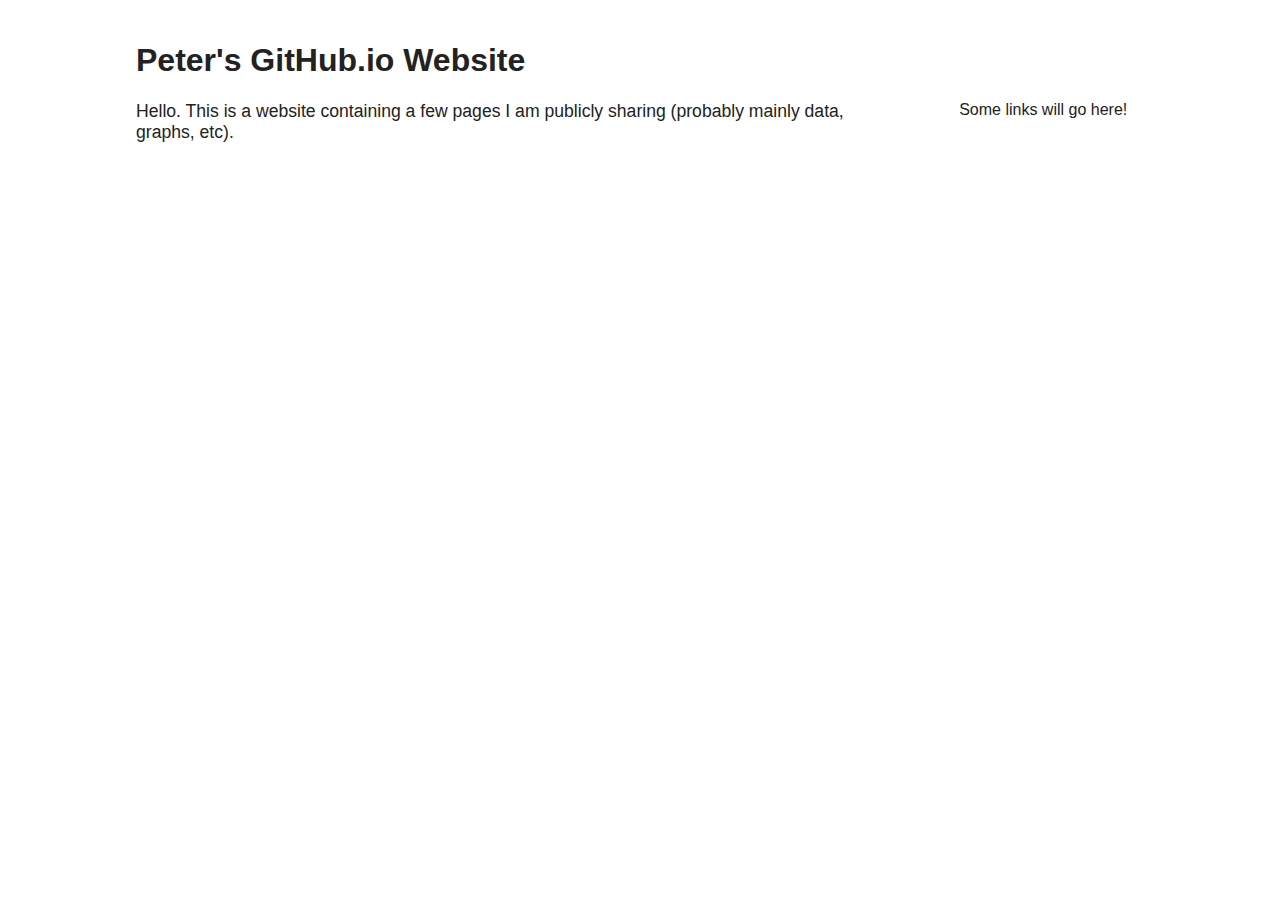
<file: index.html>
<!DOCTYPE html>
<html>

    <head>
        <title>Peter's Website</title>
        <link rel="stylesheet" href="styles.css">
        <meta charset="utf-8">
    </head>
    
    <body>
		
		<h1>Peter's GitHub.io Website</h1>		
	
		<div class="sidebar">
			Some links will go here!
		</div>
		
		<div class="main">
			
			<p>Hello. This is a website containing a few pages I am publicly sharing (probably mainly data, graphs, etc).</p>
		
		</div>
		

    </body>
    
</html>
</file>
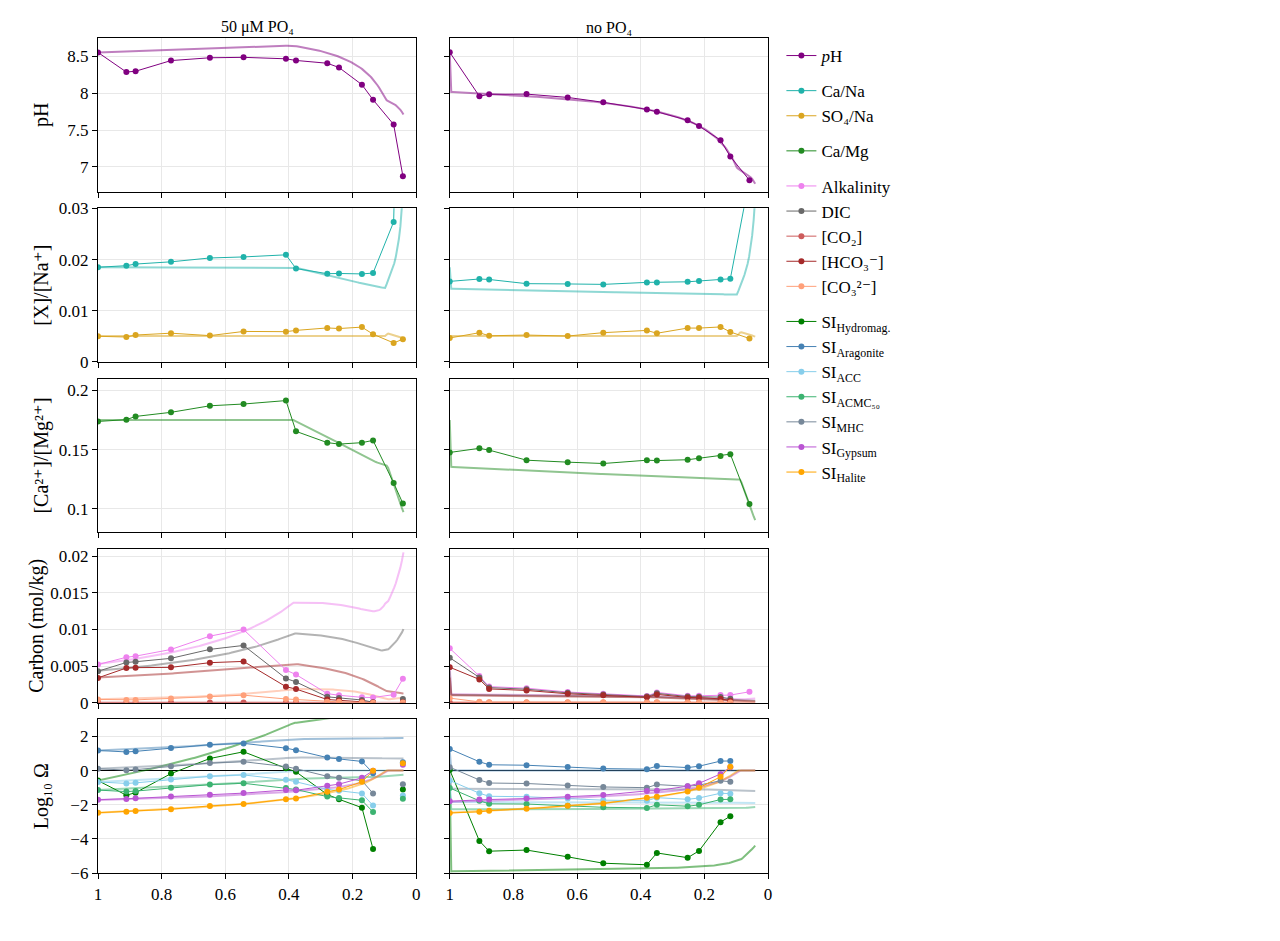
<file: AGU23/Evap4-interactive.html>
<html>
<head><meta charset="utf-8" /></head>
<body>
    <div>                        <script type="text/javascript">window.PlotlyConfig = {MathJaxConfig: 'local'};</script>
        <script charset="utf-8" src="https://cdn.plot.ly/plotly-2.27.0.min.js"></script>                <div id="d1ba8888-4f3b-4d86-a7b8-2b34828cd6e6" class="plotly-graph-div" style="height:925px; width:900px;"></div>            <script type="text/javascript">                                    window.PLOTLYENV=window.PLOTLYENV || {};                                    if (document.getElementById("d1ba8888-4f3b-4d86-a7b8-2b34828cd6e6")) {                    Plotly.newPlot(                        "d1ba8888-4f3b-4d86-a7b8-2b34828cd6e6",                        [{"marker":{"color":"Purple"},"name":"\u003ci\u003ep\u003c\u002fi\u003eH","opacity":0.5,"showlegend":false,"x":[1.0,0.9952011231126139,0.9904022465887236,0.9856033704317861,0.9808044946461222,0.9760056192340837,0.9712067441998017,0.9664078695469532,0.9616089952792664,0.9568101214005198,0.9520112479145431,0.9472123748252197,0.9424135021364851,0.9376146298523302,0.9328157579768008,0.9280168865140003,0.9232180154680875,0.9184191448432816,0.9136202746438606,0.9088214048741632,0.9040225355385905,0.8992236666416064,0.8944247981877379,0.889625930181579,0.8848270626277895,0.8800281955310973,0.8752293288962995,0.8704304627282632,0.865631597031928,0.8608327318123066,0.8560338670744868,0.8512350028236314,0.8464361390649822,0.8416372758038587,0.8368384130456624,0.8320395507958772,0.8272406890600695,0.8224418278438926,0.8176429671530437,0.8128441069934832,0.8080452473710005,0.8032463882916528,0.7984475297615484,0.7936486717868919,0.7888498143739875,0.7840509575292385,0.7792521012591529,0.7744532455703425,0.7696543904695279,0.7648555359635367,0.7600566820593107,0.755257828763905,0.750458976084492,0.745660124028362,0.7408612726029289,0.73606242181573,0.7312635716744303,0.7264647221868249,0.7216658733608418,0.7168670252045442,0.7120681777261362,0.7072693309339301,0.7024704848364786,0.6976716394422995,0.6928727947603629,0.6880739507995269,0.6832751075688974,0.6784762650778435,0.6736774233356012,0.6688785823518746,0.6640797421364434,0.6592809026992672,0.6544820640504874,0.6496832262004322,0.6448843891596239,0.6400855529387787,0.6352867175488157,0.6304878830008588,0.6256890493062444,0.620890216476524,0.6160913845234727,0.6112925534589505,0.6064937232954687,0.6016948940453627,0.59689606572135,0.5920972383364008,0.5872984119037393,0.582499586436857,0.5777007619495141,0.5729019384557495,0.5681031159698873,0.5633042945065433,0.5585054740806343,0.5537066547073849,0.5489078364023358,0.5441090191813528,0.5393102030606342,0.5345113880567203,0.529712574186505,0.5249137614672409,0.5201149499165518,0.5153161395524438,0.5105173303933123,0.5057185224579563,0.5009197157655868,0.4961209103358407,0.4913221061887895,0.4865233033449549,0.48172450182531823,0.4769257016513356,0.4721269028449498,0.46732810542860465,0.46252930942525916,0.45773051485840166,0.45293172175206453,0.44813293013084077,0.44333414001989796,0.4385353514449967,0.433736564433321,0.4289377790102869,0.42413899520429926,0.41934021304365726,0.4145414325573404,0.4097426537750261,0.4049438767271113,0.4001451014447294,0.39534632795977265,0.39054755630491017,0.385748773783974,0.3809498806378507,0.37615098663006347,0.3713520917394018,0.36655319594399793,0.36175429922131064,0.3569554015481097,0.3521565029004606,0.34735760325371345,0.3425587025824885,0.33775980086066676,0.33296089806138324,0.3281619941570214,0.3233630891192112,0.31856418291883076,0.31376527552601524,0.308966366910168,0.3041674570399795,0.29936854588345385,0.2945696334079469,0.2897707195802095,0.28497180436644853,0.2801728877323981,0.27537396964341004,0.2705750500645629,0.26577612896079206,0.26097720629704774,0.2561782820384806,0.2513793561506641,0.24658042859985352,0.2417814993532946,0.23698256837957987,0.2321836356490692,0.22738470113437753,0.2225857648109426,0.21778682665768143,0.21298788665775253,0.20818894479943473,0.2033900010771386,0.1985910554925707,0.19379210805606867,0.18899315878812847,0.1841942077211373,0.17939525490136715,0.17459630039129276,0.16979734427185145,0.16499838664555402,0.16019942763976683,0.1554004674092214,0.15060150614278328,0.14580254406244994,0.14100358143211977,0.13620461855990207,0.13140565580241398,0.1266066935679687,0.12180773231810485,0.1170087725659942,0.11220981486938841,0.1074108598123357,0.10261190797095299,0.09781295984391582,0.09301391886046245,0.08821211258516488,0.08340622039266023,0.07860041810040418,0.07379471712039382,0.06898913085328731,0.0641836748803725,0.05937836739555545,0.054573229670744954,0.04976828657255217,0.044963567123833634,0.04015910508353179],"y":[8.55,8.550822611787178,8.551646005319029,8.552470166893823,8.553295128219794,8.554120805416785,8.55494721180405,8.555774332111092,8.55660215055914,8.557430650845289,8.558259816128082,8.559089629008845,8.559920071516016,8.56075112508716,8.561582770550753,8.562414988107308,8.563247757309846,8.564081057043722,8.56491486550568,8.565749160182271,8.566583917827396,8.567419114439174,8.568254725235848,8.569090724630998,8.569927086207711,8.57076378269187,8.571600785924558,8.572438066833294,8.573275595402365,8.574113340641974,8.574951270556287,8.57578935211028,8.576627551195342,8.57746583259359,8.57830415994082,8.579142495688128,8.5799808010619,8.580819036022485,8.581657158733524,8.582495127954875,8.583332898121062,8.584170424168027,8.585007659045448,8.585844554152063,8.586681059281391,8.587517122565318,8.588352690415382,8.58918770746166,8.590022116489155,8.590855858371636,8.591688872002662,8.592521094223759,8.59335245974961,8.594182901090102,8.595012348469059,8.595840729739475,8.596667970295169,8.597493992978633,8.598318717984778,8.59914206276061,8.599963941900377,8.600784267675639,8.601602947388482,8.602419886135594,8.603234987694062,8.604048149790305,8.604859267423798,8.605668232807535,8.606474931458399,8.607279247655853,8.608081060551475,8.608880244924821,8.609676671003722,8.610470204275734,8.611260705290693,8.612048029453373,8.612832026806135,8.613612541800647,8.614389413058333,8.615162473118621,8.61593154817448,8.61669645661232,8.61745701343119,8.618213022893359,8.618964282878213,8.619710583376387,8.620451706130797,8.621187424258439,8.621917501851664,8.622641693557666,8.623359744134778,8.624071387984104,8.62477634865485,8.625474338321673,8.626165057232155,8.626848193122408,8.627523420598724,8.628190400482856,8.628848779118531,8.62949818763641,8.630138241174665,8.63076853805199,8.631388658889605,8.631998165678676,8.632596600789038,8.633183485914978,8.633758320953381,8.634320582809094,8.634869724121959,8.635405171909587,8.635926326119217,8.636432558080786,8.636923208854677,8.637397587469705,8.637854969027625,8.63829459268101,8.638715659464209,8.639117329966965,8.639498752524544,8.639858939841831,8.640196944226266,8.64051173759529,8.640802236912211,8.641067300582192,8.641305724562985,8.641516238164156,8.641697499504792,8.641848090597794,8.641624832365833,8.638365163641339,8.63502719947702,8.631607936188132,8.628104212049196,8.624512696753136,8.620829880019272,8.61705205926937,8.61317532628217,8.609195552726923,8.60510837446521,8.600909174497874,8.596593064419615,8.592154864227792,8.587589080313792,8.58288988144471,8.578051072519704,8.573066065858695,8.567927849750731,8.562628953954633,8.557161411804772,8.551516718529351,8.545685785336193,8.539658888760794,8.533425614701953,8.526974796489835,8.520294446238251,8.513371678624752,8.506192626116123,8.498742344509875,8.49100470749022,8.48296228869504,8.474596229552866,8.465886090868333,8.456809685802822,8.447342891502865,8.437459436159537,8.427130657721106,8.41632522980836,8.405008849571994,8.393143881252765,8.38068894801731,8.367598462313719,8.35382208699644,8.339304120803323,8.32398274071974,8.307789191832164,8.29064682574443,8.272469793084033,8.2531621308101,8.232615462463102,8.210707643914043,8.187300275256526,8.162235993075637,8.135335167648089,8.106391890988482,8.075169071087608,8.041392500196974,8.004742916891292,7.9648472753276955,7.921266560388988,7.903722080209323,7.892398027878294,7.883180167915619,7.872901872231739,7.861366299202792,7.848323525199237,7.8334504017226605,7.8163204734906255,7.796356934683589,7.772755931844411,7.74435494111778,7.709392278436968],"type":"scatter","xaxis":"x","yaxis":"y"},{"marker":{"color":"LightSeaGreen"},"name":"Ca\u002fNa","opacity":0.5,"showlegend":false,"x":[1.0,0.9952011231126139,0.9904022465887236,0.9856033704317861,0.9808044946461222,0.9760056192340837,0.9712067441998017,0.9664078695469532,0.9616089952792664,0.9568101214005198,0.9520112479145431,0.9472123748252197,0.9424135021364851,0.9376146298523302,0.9328157579768008,0.9280168865140003,0.9232180154680875,0.9184191448432816,0.9136202746438606,0.9088214048741632,0.9040225355385905,0.8992236666416064,0.8944247981877379,0.889625930181579,0.8848270626277895,0.8800281955310973,0.8752293288962995,0.8704304627282632,0.865631597031928,0.8608327318123066,0.8560338670744868,0.8512350028236314,0.8464361390649822,0.8416372758038587,0.8368384130456624,0.8320395507958772,0.8272406890600695,0.8224418278438926,0.8176429671530437,0.8128441069934832,0.8080452473710005,0.8032463882916528,0.7984475297615484,0.7936486717868919,0.7888498143739875,0.7840509575292385,0.7792521012591529,0.7744532455703425,0.7696543904695279,0.7648555359635367,0.7600566820593107,0.755257828763905,0.750458976084492,0.745660124028362,0.7408612726029289,0.73606242181573,0.7312635716744303,0.7264647221868249,0.7216658733608418,0.7168670252045442,0.7120681777261362,0.7072693309339301,0.7024704848364786,0.6976716394422995,0.6928727947603629,0.6880739507995269,0.6832751075688974,0.6784762650778435,0.6736774233356012,0.6688785823518746,0.6640797421364434,0.6592809026992672,0.6544820640504874,0.6496832262004322,0.6448843891596239,0.6400855529387787,0.6352867175488157,0.6304878830008588,0.6256890493062444,0.620890216476524,0.6160913845234727,0.6112925534589505,0.6064937232954687,0.6016948940453627,0.59689606572135,0.5920972383364008,0.5872984119037393,0.582499586436857,0.5777007619495141,0.5729019384557495,0.5681031159698873,0.5633042945065433,0.5585054740806343,0.5537066547073849,0.5489078364023358,0.5441090191813528,0.5393102030606342,0.5345113880567203,0.529712574186505,0.5249137614672409,0.5201149499165518,0.5153161395524438,0.5105173303933123,0.5057185224579563,0.5009197157655868,0.4961209103358407,0.4913221061887895,0.4865233033449549,0.48172450182531823,0.4769257016513356,0.4721269028449498,0.46732810542860465,0.46252930942525916,0.45773051485840166,0.45293172175206453,0.44813293013084077,0.44333414001989796,0.4385353514449967,0.433736564433321,0.4289377790102869,0.42413899520429926,0.41934021304365726,0.4145414325573404,0.4097426537750261,0.4049438767271113,0.4001451014447294,0.39534632795977265,0.39054755630491017,0.385748773783974,0.3809498806378507,0.37615098663006347,0.3713520917394018,0.36655319594399793,0.36175429922131064,0.3569554015481097,0.3521565029004606,0.34735760325371345,0.3425587025824885,0.33775980086066676,0.33296089806138324,0.3281619941570214,0.3233630891192112,0.31856418291883076,0.31376527552601524,0.308966366910168,0.3041674570399795,0.29936854588345385,0.2945696334079469,0.2897707195802095,0.28497180436644853,0.2801728877323981,0.27537396964341004,0.2705750500645629,0.26577612896079206,0.26097720629704774,0.2561782820384806,0.2513793561506641,0.24658042859985352,0.2417814993532946,0.23698256837957987,0.2321836356490692,0.22738470113437753,0.2225857648109426,0.21778682665768143,0.21298788665775253,0.20818894479943473,0.2033900010771386,0.1985910554925707,0.19379210805606867,0.18899315878812847,0.1841942077211373,0.17939525490136715,0.17459630039129276,0.16979734427185145,0.16499838664555402,0.16019942763976683,0.1554004674092214,0.15060150614278328,0.14580254406244994,0.14100358143211977,0.13620461855990207,0.13140565580241398,0.1266066935679687,0.12180773231810485,0.1170087725659942,0.11220981486938841,0.1074108598123357,0.10261190797095299,0.09781295984391582,0.09301391886046245,0.08821211258516488,0.08340622039266023,0.07860041810040418,0.07379471712039382,0.06898913085328731,0.0641836748803725,0.05937836739555545,0.054573229670744954,0.04976828657255217,0.044963567123833634,0.04015910508353179],"y":[0.018495934959417204,0.018495934959477135,0.018495934959534707,0.018495934959589885,0.018495934959797844,0.01849593496001487,0.01849593496028421,0.01849593496060776,0.01849593496098747,0.01849593496142524,0.018495934961923262,0.018495934962483633,0.018495934963108484,0.018495934963800083,0.01849593496456075,0.018495934965392875,0.01849593496629892,0.01849593496728142,0.018495934968343,0.018495934969486302,0.018495934970714105,0.01849593497202932,0.018495934973434828,0.018495934974933712,0.018495934976529026,0.018495934978224014,0.018495934980022014,0.01849593498192643,0.018495934983940754,0.018495934986068652,0.018495934988313794,0.018495934990680057,0.018495934993171433,0.018495934995791958,0.018495934998545856,0.018495935001437477,0.01849593500447126,0.018495935007651825,0.01849593501102061,0.018495935014472355,0.01849593501812226,0.018495935021938758,0.018495935025927255,0.01849593503009317,0.01849593503444221,0.018495935038980296,0.018495935043713347,0.01849593504864763,0.018495935053789474,0.018495935059145565,0.0184959350647226,0.018495935070527627,0.01849593507656784,0.01849593508285067,0.018495935089383766,0.018495935096175007,0.018495935103232518,0.018495935110564677,0.018495935118180113,0.01849593512608769,0.01849593513429657,0.01849593495943832,0.01849593495943932,0.018495934959440397,0.01849593495944149,0.018495934959442625,0.018495934959443797,0.018495934959445015,0.018495934959446292,0.018495934959447593,0.018495934959448946,0.018495934959450348,0.01849593495945182,0.01849593495945332,0.018495934959454875,0.0184959349594565,0.018495934959458178,0.01849593495945991,0.018495934959461693,0.01849593495946355,0.01849593495946546,0.01849593495946746,0.01849593495946951,0.018495934959471633,0.018495934959473825,0.01849593495947609,0.018495934959478436,0.018495934959480854,0.018495934959483366,0.018495934959485958,0.018495934959488605,0.018495934959491384,0.018495934959494233,0.018495934959497168,0.01849593495950021,0.018495934959503357,0.01849593495950662,0.018495934959509956,0.018495934959513405,0.01849593495951698,0.01849593495952066,0.018495934959524455,0.0184959349595284,0.01849593495953244,0.01849593495953661,0.01849593495954091,0.01849593495954535,0.018495934959549924,0.018495934959554657,0.018495934959559514,0.018495934959564538,0.018495934959572177,0.01849593495958922,0.018495934959606677,0.01849593495962478,0.018495934959643592,0.018495934959663115,0.018495934959683335,0.018495934959420413,0.0184959349594209,0.018495934959421367,0.018495934959422016,0.018495934959422644,0.01849593495942335,0.01849593495942411,0.01849593495942795,0.01849593495943289,0.018495934959438756,0.018489209072439505,0.018423709055789463,0.018357982863753987,0.018292028059889675,0.018225842251452067,0.01815942310053921,0.018092768336642487,0.018025875770772873,0.01795874331135105,0.0178913689820763,0.01782375094201259,0.017755887508162125,0.01768777718083174,0.017619418672132903,0.01755081093800586,0.017481953214203903,0.01741284505673186,0.01734348638730153,0.017273877544434928,0.017204019340937675,0.01713391312855509,0.017063560870740412,0.016992965224586126,0.016922129633118992,0.01685105842932353,0.016779756953452213,0.01670823168540165,0.016636490394189428,0.016564542306861534,0.016492398299502397,0.016420071113417947,0.016347575600023548,0.01627492899851266,0.016202151251015345,0.01612926536070434,0.01605629779919273,0.01598327897062326,0.01591024374111193,0.015837232043737645,0.015764289571132666,0.015691468570015864,0.015618828754866974,0.015546438357416245,0.015474375355297615,0.015402728940317042,0.015331600950946626,0.015261108037970697,0.015191384054242465,0.015122581954089899,0.015054879138774492,0.014988478617652685,0.014923615706549511,0.014860563663457416,0.014799641399793315,0.014741223465917379,0.014685753250113003,0.014633760835006508,0.014585887987605723,0.014542922484805647,0.014505851126038296,0.014475936498401608,0.015194899043272142,0.01598525827227852,0.01662398308820036,0.017365957122309966,0.018237585969364412,0.019274916070698752,0.020528381205682643,0.022070647194155597,0.024010134742192175,0.026515612169329707,0.02986392208933317,0.03454040419547068],"type":"scatter","xaxis":"x3","yaxis":"y3"},{"marker":{"color":"GoldenRod"},"name":"SO\u2084\u002fNa","opacity":0.5,"showlegend":false,"x":[1.0,0.9952011231126139,0.9904022465887236,0.9856033704317861,0.9808044946461222,0.9760056192340837,0.9712067441998017,0.9664078695469532,0.9616089952792664,0.9568101214005198,0.9520112479145431,0.9472123748252197,0.9424135021364851,0.9376146298523302,0.9328157579768008,0.9280168865140003,0.9232180154680875,0.9184191448432816,0.9136202746438606,0.9088214048741632,0.9040225355385905,0.8992236666416064,0.8944247981877379,0.889625930181579,0.8848270626277895,0.8800281955310973,0.8752293288962995,0.8704304627282632,0.865631597031928,0.8608327318123066,0.8560338670744868,0.8512350028236314,0.8464361390649822,0.8416372758038587,0.8368384130456624,0.8320395507958772,0.8272406890600695,0.8224418278438926,0.8176429671530437,0.8128441069934832,0.8080452473710005,0.8032463882916528,0.7984475297615484,0.7936486717868919,0.7888498143739875,0.7840509575292385,0.7792521012591529,0.7744532455703425,0.7696543904695279,0.7648555359635367,0.7600566820593107,0.755257828763905,0.750458976084492,0.745660124028362,0.7408612726029289,0.73606242181573,0.7312635716744303,0.7264647221868249,0.7216658733608418,0.7168670252045442,0.7120681777261362,0.7072693309339301,0.7024704848364786,0.6976716394422995,0.6928727947603629,0.6880739507995269,0.6832751075688974,0.6784762650778435,0.6736774233356012,0.6688785823518746,0.6640797421364434,0.6592809026992672,0.6544820640504874,0.6496832262004322,0.6448843891596239,0.6400855529387787,0.6352867175488157,0.6304878830008588,0.6256890493062444,0.620890216476524,0.6160913845234727,0.6112925534589505,0.6064937232954687,0.6016948940453627,0.59689606572135,0.5920972383364008,0.5872984119037393,0.582499586436857,0.5777007619495141,0.5729019384557495,0.5681031159698873,0.5633042945065433,0.5585054740806343,0.5537066547073849,0.5489078364023358,0.5441090191813528,0.5393102030606342,0.5345113880567203,0.529712574186505,0.5249137614672409,0.5201149499165518,0.5153161395524438,0.5105173303933123,0.5057185224579563,0.5009197157655868,0.4961209103358407,0.4913221061887895,0.4865233033449549,0.48172450182531823,0.4769257016513356,0.4721269028449498,0.46732810542860465,0.46252930942525916,0.45773051485840166,0.45293172175206453,0.44813293013084077,0.44333414001989796,0.4385353514449967,0.433736564433321,0.4289377790102869,0.42413899520429926,0.41934021304365726,0.4145414325573404,0.4097426537750261,0.4049438767271113,0.4001451014447294,0.39534632795977265,0.39054755630491017,0.385748773783974,0.3809498806378507,0.37615098663006347,0.3713520917394018,0.36655319594399793,0.36175429922131064,0.3569554015481097,0.3521565029004606,0.34735760325371345,0.3425587025824885,0.33775980086066676,0.33296089806138324,0.3281619941570214,0.3233630891192112,0.31856418291883076,0.31376527552601524,0.308966366910168,0.3041674570399795,0.29936854588345385,0.2945696334079469,0.2897707195802095,0.28497180436644853,0.2801728877323981,0.27537396964341004,0.2705750500645629,0.26577612896079206,0.26097720629704774,0.2561782820384806,0.2513793561506641,0.24658042859985352,0.2417814993532946,0.23698256837957987,0.2321836356490692,0.22738470113437753,0.2225857648109426,0.21778682665768143,0.21298788665775253,0.20818894479943473,0.2033900010771386,0.1985910554925707,0.19379210805606867,0.18899315878812847,0.1841942077211373,0.17939525490136715,0.17459630039129276,0.16979734427185145,0.16499838664555402,0.16019942763976683,0.1554004674092214,0.15060150614278328,0.14580254406244994,0.14100358143211977,0.13620461855990207,0.13140565580241398,0.1266066935679687,0.12180773231810485,0.1170087725659942,0.11220981486938841,0.1074108598123357,0.10261190797095299,0.09781295984391582,0.09301391886046245,0.08821211258516488,0.08340622039266023,0.07860041810040418,0.07379471712039382,0.06898913085328731,0.0641836748803725,0.05937836739555545,0.054573229670744954,0.04976828657255217,0.044963567123833634,0.04015910508353179],"y":[0.0050813008129955315,0.005081300813516456,0.00508130081404498,0.005081300814581213,0.005081300812933349,0.005081300812897226,0.005081300812852647,0.00508130081279954,0.005081300812737786,0.005081300812666724,0.005081300812587328,0.00508130081249899,0.0050813008124016325,0.005081300812295149,0.0050813008121794595,0.005081300812054451,0.00508130081192007,0.0050813008117762,0.005081300811622782,0.00508130081145974,0.005081300811286975,0.005081300811104429,0.005081300810912039,0.0050813008107097254,0.005081300810497436,0.005081300810275097,0.0050813008100426705,0.005081300809800101,0.005081300809547353,0.005081300809284377,0.005081300809011139,0.005081300808727618,0.005081300808433794,0.00508130080812964,0.005081300807815148,0.005081300807490338,0.0050813008071551955,0.005081300806809728,0.005081300806464377,0.005081300806087985,0.0050813008057117755,0.005081300805325387,0.005081300804928889,0.005081300804522359,0.00508130080410588,0.005081300803679548,0.005081300803243465,0.005081300802797755,0.005081300802342552,0.005081300801877993,0.0050813008014042645,0.0050813008009215265,0.005081300800429988,0.005081300799929855,0.005081300799421364,0.0050813007989047605,0.005081300798380318,0.005081300797848329,0.005081300797309103,0.005081300796762974,0.005081300796210321,0.005081300812993528,0.0050813008129934716,0.005081300812993408,0.00508130081299334,0.005081300812993275,0.00508130081299321,0.0050813008129931385,0.005081300812993071,0.005081300812992999,0.005081300812992931,0.005081300812992859,0.005081300812992798,0.005081300812992724,0.005081300812992657,0.0050813008129925955,0.005081300812992524,0.00508130081299246,0.005081300812992394,0.005081300812992324,0.005081300812992265,0.005081300812992202,0.0050813008129921376,0.005081300812992084,0.005081300812992015,0.0050813008129919615,0.005081300812991906,0.005081300812991852,0.0050813008129917975,0.005081300812991756,0.005081300812991703,0.005081300812991663,0.0050813008129916215,0.005081300812991583,0.005081300812991554,0.005081300812991518,0.005081300812991495,0.005081300812991468,0.005081300812991451,0.005081300812991445,0.005081300812991438,0.005081300812991434,0.0050813008129914445,0.00508130081299145,0.005081300812991471,0.005081300812991497,0.00508130081299153,0.005081300812991573,0.00508130081299163,0.005081300812991687,0.005081300812991752,0.0050813008129922165,0.005081300812993875,0.00508130081299554,0.005081300812997215,0.005081300812998913,0.005081300813000616,0.0050813008130023265,0.005081300812995498,0.00508130081299549,0.005081300812995467,0.00508130081299544,0.005081300812995416,0.005081300812995387,0.005081300812995349,0.005081300812995322,0.005081300812995317,0.005081300812995353,0.005081300813008541,0.0050813008130087605,0.005081300813008966,0.005081300813009179,0.005081300813009382,0.005081300813009583,0.0050813008130097745,0.0050813008130099644,0.00508130081301015,0.005081300813010325,0.005081300813010505,0.005081300813010668,0.0050813008130108335,0.005081300813010994,0.005081300813011154,0.0050813008130113,0.00508130081301145,0.005081300813011592,0.005081300813011727,0.005081300813011879,0.005081300813012026,0.005081300813012164,0.005081300813012332,0.005081300813012493,0.005081300813012678,0.005081300813012872,0.005081300813013095,0.005081300813013349,0.005081300813013639,0.005081300813013972,0.005081300813014366,0.00508130081301483,0.005081300813015383,0.005081300813016039,0.005081300813016822,0.005081300813017761,0.005081300813018887,0.005081300813020247,0.005081300813021886,0.0050813008130238665,0.005081300813026272,0.00508130081302919,0.005081300813243814,0.005081300814509525,0.00508130081715883,0.005081300820223196,0.005081300823495645,0.005081300827718521,0.005081300832316825,0.005081300812998497,0.005081300812995862,0.005081300812996112,0.005081300812996529,0.0050813008129972186,0.005081300812999279,0.005081300813003347,0.005081300813011029,0.005081300813025167,0.005081300813050845,0.005081300813097225,0.005081300813266356,0.0053533213203709375,0.005536471307924476,0.005464370288503052,0.005387862567248755,0.005306737377106184,0.00522086582196052,0.005130252056608706,0.005035137199288765,0.004936172741974029,0.004834722770911339,0.004733412772364986,0.004637178288486241],"type":"scatter","xaxis":"x3","yaxis":"y3"},{"marker":{"color":"ForestGreen"},"name":"Ca\u002fMg","opacity":0.5,"showlegend":false,"x":[1.0,0.9952011231126139,0.9904022465887236,0.9856033704317861,0.9808044946461222,0.9760056192340837,0.9712067441998017,0.9664078695469532,0.9616089952792664,0.9568101214005198,0.9520112479145431,0.9472123748252197,0.9424135021364851,0.9376146298523302,0.9328157579768008,0.9280168865140003,0.9232180154680875,0.9184191448432816,0.9136202746438606,0.9088214048741632,0.9040225355385905,0.8992236666416064,0.8944247981877379,0.889625930181579,0.8848270626277895,0.8800281955310973,0.8752293288962995,0.8704304627282632,0.865631597031928,0.8608327318123066,0.8560338670744868,0.8512350028236314,0.8464361390649822,0.8416372758038587,0.8368384130456624,0.8320395507958772,0.8272406890600695,0.8224418278438926,0.8176429671530437,0.8128441069934832,0.8080452473710005,0.8032463882916528,0.7984475297615484,0.7936486717868919,0.7888498143739875,0.7840509575292385,0.7792521012591529,0.7744532455703425,0.7696543904695279,0.7648555359635367,0.7600566820593107,0.755257828763905,0.750458976084492,0.745660124028362,0.7408612726029289,0.73606242181573,0.7312635716744303,0.7264647221868249,0.7216658733608418,0.7168670252045442,0.7120681777261362,0.7072693309339301,0.7024704848364786,0.6976716394422995,0.6928727947603629,0.6880739507995269,0.6832751075688974,0.6784762650778435,0.6736774233356012,0.6688785823518746,0.6640797421364434,0.6592809026992672,0.6544820640504874,0.6496832262004322,0.6448843891596239,0.6400855529387787,0.6352867175488157,0.6304878830008588,0.6256890493062444,0.620890216476524,0.6160913845234727,0.6112925534589505,0.6064937232954687,0.6016948940453627,0.59689606572135,0.5920972383364008,0.5872984119037393,0.582499586436857,0.5777007619495141,0.5729019384557495,0.5681031159698873,0.5633042945065433,0.5585054740806343,0.5537066547073849,0.5489078364023358,0.5441090191813528,0.5393102030606342,0.5345113880567203,0.529712574186505,0.5249137614672409,0.5201149499165518,0.5153161395524438,0.5105173303933123,0.5057185224579563,0.5009197157655868,0.4961209103358407,0.4913221061887895,0.4865233033449549,0.48172450182531823,0.4769257016513356,0.4721269028449498,0.46732810542860465,0.46252930942525916,0.45773051485840166,0.45293172175206453,0.44813293013084077,0.44333414001989796,0.4385353514449967,0.433736564433321,0.4289377790102869,0.42413899520429926,0.41934021304365726,0.4145414325573404,0.4097426537750261,0.4049438767271113,0.4001451014447294,0.39534632795977265,0.39054755630491017,0.385748773783974,0.3809498806378507,0.37615098663006347,0.3713520917394018,0.36655319594399793,0.36175429922131064,0.3569554015481097,0.3521565029004606,0.34735760325371345,0.3425587025824885,0.33775980086066676,0.33296089806138324,0.3281619941570214,0.3233630891192112,0.31856418291883076,0.31376527552601524,0.308966366910168,0.3041674570399795,0.29936854588345385,0.2945696334079469,0.2897707195802095,0.28497180436644853,0.2801728877323981,0.27537396964341004,0.2705750500645629,0.26577612896079206,0.26097720629704774,0.2561782820384806,0.2513793561506641,0.24658042859985352,0.2417814993532946,0.23698256837957987,0.2321836356490692,0.22738470113437753,0.2225857648109426,0.21778682665768143,0.21298788665775253,0.20818894479943473,0.2033900010771386,0.1985910554925707,0.19379210805606867,0.18899315878812847,0.1841942077211373,0.17939525490136715,0.17459630039129276,0.16979734427185145,0.16499838664555402,0.16019942763976683,0.1554004674092214,0.15060150614278328,0.14580254406244994,0.14100358143211977,0.13620461855990207,0.13140565580241398,0.1266066935679687,0.12180773231810485,0.1170087725659942,0.11220981486938841,0.1074108598123357,0.10261190797095299,0.09781295984391582,0.09301391886046245,0.08821211258516488,0.08340622039266023,0.07860041810040418,0.07379471712039382,0.06898913085328731,0.0641836748803725,0.05937836739555545,0.054573229670744954,0.04976828657255217,0.044963567123833634,0.04015910508353179],"y":[0.17499999999986526,0.17500000000006666,0.17499999999940014,0.17499999999779808,0.17500000000259602,0.17500000000416108,0.1750000000060959,0.17500000000840954,0.17500000001111082,0.175000000014213,0.17500000001771812,0.17500000002163865,0.17500000002598445,0.17500000003076494,0.17500000003599,0.17500000004167002,0.175000000047815,0.17500000005443586,0.1750000000615426,0.1750000000691464,0.17500000007725766,0.17500000008588848,0.1750000000950496,0.17500000010475297,0.17500000011500969,0.17500000012583233,0.17500000013723283,0.17500000014922343,0.1750000001618165,0.17500000017502518,0.17500000018886225,0.17500000020334058,0.1750000002184738,0.17500000023427548,0.17500000025075915,0.17500000026793897,0.1750000002858293,0.175000000304444,0.17500000032380228,0.17500000034390603,0.17500000036478341,0.17500000038644486,0.17500000040890648,0.17500000043218336,0.17500000045629158,0.17500000048124745,0.1750000005070674,0.17500000053376763,0.17500000056136464,0.17500000058987597,0.1750000006193183,0.17500000064970925,0.17500000068106683,0.1750000007134078,0.17500000074675098,0.17500000078111413,0.17500000081651604,0.17500000085297454,0.1750000008905089,0.17500000092913776,0.17500000096888013,0.17499999999998153,0.17499999999998625,0.1749999999999914,0.17499999999999638,0.17500000000000174,0.175000000000007,0.17500000000001253,0.1750000000000183,0.1750000000000241,0.17500000000003005,0.1750000000000362,0.1750000000000425,0.175000000000049,0.17500000000005553,0.17500000000006247,0.17500000000006935,0.1750000000000766,0.17500000000008364,0.17500000000009122,0.17500000000009866,0.17500000000010651,0.1750000000001145,0.1750000000001227,0.17500000000013105,0.17500000000013954,0.1750000000001483,0.17500000000015703,0.17500000000016636,0.17500000000017563,0.1750000000001849,0.17500000000019475,0.17500000000020458,0.17500000000021448,0.1750000000002248,0.1750000000002353,0.17500000000024615,0.1750000000002571,0.17500000000026797,0.17500000000027932,0.1750000000002908,0.1750000000003025,0.1750000000003145,0.1750000000003266,0.17500000000033888,0.17500000000035137,0.17500000000036406,0.175000000000377,0.17500000000039018,0.1750000000004035,0.17500000000041707,0.17500000000042737,0.17500000000044086,0.17500000000045324,0.1750000000004666,0.17500000000048138,0.17500000000049762,0.17500000000051516,0.1749999999998753,0.17499999999987717,0.17499999999987867,0.1749999999998814,0.17499999999988383,0.1749999999998867,0.1749999999998898,0.1749999999999024,0.1749999999999175,0.17499999999993457,0.17493636276077215,0.17431663183399698,0.1736947609401136,0.17307072702661935,0.17244450745447026,0.17181608010351718,0.1711854234912557,0.1705525169064817,0.16991734055963725,0.1692798757518769,0.16864010506511382,0.1679980125755994,0.16735358409392906,0.16670680743469612,0.16605767271948882,0.1654061727173577,0.16475230322742526,0.16409606350896466,0.16343745676491486,0.1627764906856674,0.1621131780608126,0.16144753746763865,0.16077959404632824,0.16010938037321118,0.1594369374449872,0.15876231578866018,0.15808557671402096,0.15740679372792787,0.15672605413243115,0.15604346083202167,0.15535913437905502,0.15467321529076855,0.15398586667645336,0.15329727721933964,0.15260766456483021,0.15191727917510942,0.15122640872014217,0.1505353830870248,0.14984458010411758,0.14915443209401621,0.14846543339105847,0.14777814898608815,0.14709322444764084,0.1464113975323462,0.14573351212697574,0.14506053181060838,0.1443935602883269,0.14373386399677723,0.14308289013650258,0.14244231800459653,0.14181406692022677,0.14120036399209157,0.1406037946612876,0.14002737632044934,0.13947465279218554,0.13894981921178082,0.13845789097635489,0.1380049401890672,0.13759842043117798,0.13724766834320423,0.13696462993706893,0.1364618255640368,0.13452710194697487,0.1305266555750987,0.1265641251083581,0.12264472551507903,0.11877469288595432,0.11496141883402303,0.1112137403329837,0.10754229673109265,0.10396000417000102,0.100482726355817,0.09713030339850807],"type":"scatter","xaxis":"x5","yaxis":"y5"},{"marker":{"color":"Violet"},"name":"Alkalinity","opacity":0.5,"showlegend":false,"x":[1.0,0.9952011231126139,0.9904022465887236,0.9856033704317861,0.9808044946461222,0.9760056192340837,0.9712067441998017,0.9664078695469532,0.9616089952792664,0.9568101214005198,0.9520112479145431,0.9472123748252197,0.9424135021364851,0.9376146298523302,0.9328157579768008,0.9280168865140003,0.9232180154680875,0.9184191448432816,0.9136202746438606,0.9088214048741632,0.9040225355385905,0.8992236666416064,0.8944247981877379,0.889625930181579,0.8848270626277895,0.8800281955310973,0.8752293288962995,0.8704304627282632,0.865631597031928,0.8608327318123066,0.8560338670744868,0.8512350028236314,0.8464361390649822,0.8416372758038587,0.8368384130456624,0.8320395507958772,0.8272406890600695,0.8224418278438926,0.8176429671530437,0.8128441069934832,0.8080452473710005,0.8032463882916528,0.7984475297615484,0.7936486717868919,0.7888498143739875,0.7840509575292385,0.7792521012591529,0.7744532455703425,0.7696543904695279,0.7648555359635367,0.7600566820593107,0.755257828763905,0.750458976084492,0.745660124028362,0.7408612726029289,0.73606242181573,0.7312635716744303,0.7264647221868249,0.7216658733608418,0.7168670252045442,0.7120681777261362,0.7072693309339301,0.7024704848364786,0.6976716394422995,0.6928727947603629,0.6880739507995269,0.6832751075688974,0.6784762650778435,0.6736774233356012,0.6688785823518746,0.6640797421364434,0.6592809026992672,0.6544820640504874,0.6496832262004322,0.6448843891596239,0.6400855529387787,0.6352867175488157,0.6304878830008588,0.6256890493062444,0.620890216476524,0.6160913845234727,0.6112925534589505,0.6064937232954687,0.6016948940453627,0.59689606572135,0.5920972383364008,0.5872984119037393,0.582499586436857,0.5777007619495141,0.5729019384557495,0.5681031159698873,0.5633042945065433,0.5585054740806343,0.5537066547073849,0.5489078364023358,0.5441090191813528,0.5393102030606342,0.5345113880567203,0.529712574186505,0.5249137614672409,0.5201149499165518,0.5153161395524438,0.5105173303933123,0.5057185224579563,0.5009197157655868,0.4961209103358407,0.4913221061887895,0.4865233033449549,0.48172450182531823,0.4769257016513356,0.4721269028449498,0.46732810542860465,0.46252930942525916,0.45773051485840166,0.45293172175206453,0.44813293013084077,0.44333414001989796,0.4385353514449967,0.433736564433321,0.4289377790102869,0.42413899520429926,0.41934021304365726,0.4145414325573404,0.4097426537750261,0.4049438767271113,0.4001451014447294,0.39534632795977265,0.39054755630491017,0.385748773783974,0.3809498806378507,0.37615098663006347,0.3713520917394018,0.36655319594399793,0.36175429922131064,0.3569554015481097,0.3521565029004606,0.34735760325371345,0.3425587025824885,0.33775980086066676,0.33296089806138324,0.3281619941570214,0.3233630891192112,0.31856418291883076,0.31376527552601524,0.308966366910168,0.3041674570399795,0.29936854588345385,0.2945696334079469,0.2897707195802095,0.28497180436644853,0.2801728877323981,0.27537396964341004,0.2705750500645629,0.26577612896079206,0.26097720629704774,0.2561782820384806,0.2513793561506641,0.24658042859985352,0.2417814993532946,0.23698256837957987,0.2321836356490692,0.22738470113437753,0.2225857648109426,0.21778682665768143,0.21298788665775253,0.20818894479943473,0.2033900010771386,0.1985910554925707,0.19379210805606867,0.18899315878812847,0.1841942077211373,0.17939525490136715,0.17459630039129276,0.16979734427185145,0.16499838664555402,0.16019942763976683,0.1554004674092214,0.15060150614278328,0.14580254406244994,0.14100358143211977,0.13620461855990207,0.13140565580241398,0.1266066935679687,0.12180773231810485,0.1170087725659942,0.11220981486938841,0.1074108598123357,0.10261190797095299,0.09781295984391582,0.09301391886046245,0.08821211258516488,0.08340622039266023,0.07860041810040418,0.07379471712039382,0.06898913085328731,0.0641836748803725,0.05937836739555545,0.054573229670744954,0.04976828657255217,0.044963567123833634,0.04015910508353179],"y":[0.005279626563498948,0.005305085014073079,0.005330790175584004,0.005356745651786152,0.005382955107052726,0.005409422301897043,0.005436151051231257,0.005463145251393067,0.005490408876496982,0.005517945980377839,0.0055457606986263844,0.005573857250622556,0.00560223994169286,0.005630913165303493,0.005659881405328116,0.005689149238385035,0.005718721336247548,0.005748602468330154,0.005778797504252255,0.005809311416484578,0.005840149283077932,0.00587131629048153,0.005902817736449571,0.00593465903304445,0.005966845709735971,0.0059993834166018195,0.0060322779276351275,0.006065535144159337,0.006099161098358071,0.00613316195692221,0.006167544024820247,0.006202313749195977,0.006237477723398709,0.006273042691150887,0.006309015550860083,0.006345403360080134,0.006382213340125777,0.006419452880851812,0.006457129545602977,0.006495251076307034,0.0065338253988368455,0.006572860628444123,0.006612365075481628,0.006652347251294696,0.006692815874335,0.006733779876498312,0.006775248409696934,0.006817230852675756,0.00685973681808361,0.006902776159811373,0.006946358980607449,0.006990495639983484,0.007035196762423279,0.007080473245909895,0.007126336270782943,0.007172797308942291,0.007219868133414444,0.007267560828299442,0.00731588779911136,0.007364861783537689,0.007414495862631426,0.007464803480912499,0.0075157984249363,0.0075674948858731085,0.007619907439610593,0.007673051068658177,0.007726941176422047,0.0077815936020879505,0.007837024636148661,0.007893251036584678,0.007950290045760004,0.008008159408048927,0.008066877388241106,0.008126462790759141,0.008186934979738417,0.008248313900006323,0.008310620099014693,0.008373874749772076,0.008438099674833862,0.008503317371401678,0.008569551037597682,0.008636824599978969,0.008705162742345592,0.008774590935950727,0.008845135471144211,0.008916823490567905,0.008989683023974807,0.009063743024769899,0.009139033408371775,0.009215585092502254,0.00929343003951833,0.009372601300907231,0.009453133064075301,0.009535060701571127,0.00961842082288845,0.009703251329012185,0.009789591469875427,0.00987748190491119,0.009966964766897296,0.010058083729300313,0.01015088407735004,0.010245412783083432,0.010341718584621754,0.010439852069960858,0.010539865765577593,0.01064181423017791,0.010745754153940572,0.010851744463631505,0.01095984643400223,0.011070123805912586,0.011182642911658724,0.01129747280801989,0.011414685417594094,0.011534355679002666,0.011656561706675238,0.011781384960878404,0.01190891042879282,0.012039226817477065,0.012172426759540757,0.012308607033126088,0.012447868795832632,0.0125903178356757,0.012736064838993649,0.012885225677282086,0.013037921714414534,0.013194280135974788,0.013354434302567126,0.013518524129180035,0.013669539993381526,0.013672549957311476,0.013675045085944743,0.013676998964770053,0.013678383913332589,0.013679170931577772,0.013679329645745144,0.013678828254239474,0.013677633474015282,0.01367571048813481,0.013673022895316123,0.013669532662470243,0.013665200081443743,0.013659983731452255,0.013653840448996512,0.013646725307439234,0.01363859160886709,0.013629390891405836,0.013619072955809164,0.013607585915918015,0.0135948762785311,0.01358088905934954,0.013565567943022952,0.013548855496958551,0.013530693450535732,0.01351102305376185,0.01348978553230135,0.013466922659331993,0.013442377468959918,0.013416095141142252,0.013388024094438566,0.013358117330722794,0.013326334085575512,0.01329264184989652,0.013257018842892912,0.013219457034726063,0.013179965839694843,0.01313857662910008,0.013095348248477322,0.013050373768815442,0.013003788758499436,0.012955781435816511,0.012906605129433714,0.012856593718709279,0.012806181007527775,0.012755923151144854,0.012706529330890648,0.012658899350234313,0.012614165134737856,0.012573762935571766,0.01253948986252359,0.012513614198694956,0.01249899765715229,0.012499261852919196,0.012519009929337398,0.012564126533099516,0.012642190774844811,0.012763057714537115,0.01293968124920149,0.013189347110670933,0.013535507783362703,0.013671678558057608,0.013884093072548094,0.014295293242620036,0.014739376359285329,0.015221115260786499,0.015746513349441788,0.016323321516203058,0.01696186159511043,0.01767639323559145,0.018487488612393375,0.019426382344487566,0.020543462757814226],"type":"scatter","xaxis":"x7","yaxis":"y7"},{"marker":{"color":"DimGrey"},"name":"DIC","opacity":0.5,"showlegend":false,"x":[1.0,0.9952011231126139,0.9904022465887236,0.9856033704317861,0.9808044946461222,0.9760056192340837,0.9712067441998017,0.9664078695469532,0.9616089952792664,0.9568101214005198,0.9520112479145431,0.9472123748252197,0.9424135021364851,0.9376146298523302,0.9328157579768008,0.9280168865140003,0.9232180154680875,0.9184191448432816,0.9136202746438606,0.9088214048741632,0.9040225355385905,0.8992236666416064,0.8944247981877379,0.889625930181579,0.8848270626277895,0.8800281955310973,0.8752293288962995,0.8704304627282632,0.865631597031928,0.8608327318123066,0.8560338670744868,0.8512350028236314,0.8464361390649822,0.8416372758038587,0.8368384130456624,0.8320395507958772,0.8272406890600695,0.8224418278438926,0.8176429671530437,0.8128441069934832,0.8080452473710005,0.8032463882916528,0.7984475297615484,0.7936486717868919,0.7888498143739875,0.7840509575292385,0.7792521012591529,0.7744532455703425,0.7696543904695279,0.7648555359635367,0.7600566820593107,0.755257828763905,0.750458976084492,0.745660124028362,0.7408612726029289,0.73606242181573,0.7312635716744303,0.7264647221868249,0.7216658733608418,0.7168670252045442,0.7120681777261362,0.7072693309339301,0.7024704848364786,0.6976716394422995,0.6928727947603629,0.6880739507995269,0.6832751075688974,0.6784762650778435,0.6736774233356012,0.6688785823518746,0.6640797421364434,0.6592809026992672,0.6544820640504874,0.6496832262004322,0.6448843891596239,0.6400855529387787,0.6352867175488157,0.6304878830008588,0.6256890493062444,0.620890216476524,0.6160913845234727,0.6112925534589505,0.6064937232954687,0.6016948940453627,0.59689606572135,0.5920972383364008,0.5872984119037393,0.582499586436857,0.5777007619495141,0.5729019384557495,0.5681031159698873,0.5633042945065433,0.5585054740806343,0.5537066547073849,0.5489078364023358,0.5441090191813528,0.5393102030606342,0.5345113880567203,0.529712574186505,0.5249137614672409,0.5201149499165518,0.5153161395524438,0.5105173303933123,0.5057185224579563,0.5009197157655868,0.4961209103358407,0.4913221061887895,0.4865233033449549,0.48172450182531823,0.4769257016513356,0.4721269028449498,0.46732810542860465,0.46252930942525916,0.45773051485840166,0.45293172175206453,0.44813293013084077,0.44333414001989796,0.4385353514449967,0.433736564433321,0.4289377790102869,0.42413899520429926,0.41934021304365726,0.4145414325573404,0.4097426537750261,0.4049438767271113,0.4001451014447294,0.39534632795977265,0.39054755630491017,0.385748773783974,0.3809498806378507,0.37615098663006347,0.3713520917394018,0.36655319594399793,0.36175429922131064,0.3569554015481097,0.3521565029004606,0.34735760325371345,0.3425587025824885,0.33775980086066676,0.33296089806138324,0.3281619941570214,0.3233630891192112,0.31856418291883076,0.31376527552601524,0.308966366910168,0.3041674570399795,0.29936854588345385,0.2945696334079469,0.2897707195802095,0.28497180436644853,0.2801728877323981,0.27537396964341004,0.2705750500645629,0.26577612896079206,0.26097720629704774,0.2561782820384806,0.2513793561506641,0.24658042859985352,0.2417814993532946,0.23698256837957987,0.2321836356490692,0.22738470113437753,0.2225857648109426,0.21778682665768143,0.21298788665775253,0.20818894479943473,0.2033900010771386,0.1985910554925707,0.19379210805606867,0.18899315878812847,0.1841942077211373,0.17939525490136715,0.17459630039129276,0.16979734427185145,0.16499838664555402,0.16019942763976683,0.1554004674092214,0.15060150614278328,0.14580254406244994,0.14100358143211977,0.13620461855990207,0.13140565580241398,0.1266066935679687,0.12180773231810485,0.1170087725659942,0.11220981486938841,0.1074108598123357,0.10261190797095299,0.09781295984391582,0.09301391886046245,0.08821211258516488,0.08340622039266023,0.07860041810040418,0.07379471712039382,0.06898913085328731,0.0641836748803725,0.05937836739555545,0.054573229670744954,0.04976828657255217,0.044963567123833634,0.04015910508353179],"y":[0.004353926569290204,0.0043716508215895095,0.004389526463636496,0.004407555511006646,0.004425739965398411,0.0044440819909715296,0.004462583683628629,0.004481247209518059,0.004500074775108437,0.004519068628142022,0.004538231058640098,0.004557564399890632,0.004577071029510307,0.0045967533705154355,0.004616613892429735,0.00463665511242435,0.004656879596492191,0.004677289960657766,0.004697888872223095,0.00471867905105243,0.004739663270894973,0.004760844360749733,0.004782225206270846,0.004803808751218304,0.00482559799895293,0.004847596013978027,0.004869805923531139,0.004892230919224885,0.004914874258741138,0.004937739267579068,0.004960829340860118,0.004984147945191479,0.005007698620590439,0.0050314849824715955,0.00505551072370062,0.005079779616716111,0.0051042955157213086,0.005129062358951599,0.005154084174101691,0.005179365065323238,0.005204909246583421,0.005230721013403859,0.005256804760970135,0.005283164983821832,0.005309806278726258,0.005336733347653198,0.005363951000855913,0.005391464160061816,0.005419277861778333,0.005447397260718865,0.0054758276333534035,0.005504574381589389,0.005533643036588467,0.005563039262726151,0.005592768861698814,0.005622837776785505,0.0056532520972716205,0.0056840180630425554,0.005715142069351738,0.005746630671775786,0.005778490591361223,0.005810728727281492,0.005843352133428937,0.0058763680747743316,0.005909783975119215,0.005943607474755089,0.005977846407643495,0.006012508806925084,0.006047602945872509,0.00608313729480505,0.0061191205621061815,0.006155561693930618,0.006192469882526099,0.0062298545749094976,0.006267725481919984,0.0063060925876633886,0.006344966159371748,0.006384356757697162,0.006424275247465398,0.006464732808909628,0.006505740949413356,0.006547311529002548,0.006589456720744004,0.006632189102240646,0.006675521618052308,0.006719467607235958,0.0067640408187707715,0.006809255427722045,0.00685512605218526,0.006901667771055258,0.006948896142668479,0.006996827224368217,0.007045477593047785,0.007094864366730296,0.007145005227244589,0.0071959184440665395,0.007247622899394165,0.007300138114533315,0.007353484277676449,0.007407682273158312,0.0074627537122857,0.007518720965838464,0.007575607198351479,0.007633436404291799,0.007692233446256182,0.007752024095321915,0.007812835073696905,0.007874694099821052,0.007937629936089381,0.00800167243937522,0.008066852614550842,0.0081332026712112,0.008200756083837484,0.008269547655640802,0.008339613586348969,0.008410991544236078,0.008483720742702929,0.008557842021749737,0.008633397832353253,0.008710432730509797,0.008788992884327902,0.008869126566429361,0.008950884170981803,0.009034318333581011,0.00911948405942811,0.009206438860488175,0.009295242902384695,0.009385959161825243,0.00946803081200939,0.009458075161054796,0.009447555164402112,0.00943644703647266,0.009424725904655597,0.009412365759464579,0.009399339403147331,0.0093856183968777,0.009371173006708231,0.009355972148515948,0.009339983332245934,0.009323172605839637,0.009305504499334292,0.00928694196974551,0.009267446347484321,0.009246977285242784,0.009225492710487867,0.009202948782958714,0.009179299858867791,0.009154498463868918,0.009128495277299059,0.009101239130724215,0.009072677024459195,0.009042754166493049,0.009011414039174433,0.008978598500122989,0.008944247925171766,0.008908301402769008,0.008870696991228447,0.008831372052596017,0.008790263679787965,0.008747309237170186,0.008702447039027821,0.008655617195605774,0.00860676266280725,0.00855583053949813,0.008502773666050581,0.008447552589720814,0.008390137977285068,0.008330513573819006,0.008268679829581311,0.008204658345960217,0.008138497311079084,0.008070278220787309,0.0080001243233816,0.00792820994725852,0.007854773808298719,0.007780134953263639,0.007704708665048474,0.007629039203973092,0.007553817812126729,0.007479929019717058,0.007408496615551398,0.007340945666696284,0.007279082666601167,0.007225200493483018,0.007182217727852089,0.007153867890472978,0.007144951563708347,0.007161706273817607,0.007212319321297672,0.007232977386681693,0.007307317654718591,0.007481876831071863,0.007669619018335756,0.007872361111968307,0.00809238399513262,0.008332632803061412,0.008597038976079297,0.008891059716376293,0.009222621851545595,0.009603858343743277,0.01005449997170549],"type":"scatter","xaxis":"x7","yaxis":"y7"},{"marker":{"color":"IndianRed"},"name":"[CO\u2082]","opacity":0.5,"showlegend":false,"x":[1.0,0.9952011231126139,0.9904022465887236,0.9856033704317861,0.9808044946461222,0.9760056192340837,0.9712067441998017,0.9664078695469532,0.9616089952792664,0.9568101214005198,0.9520112479145431,0.9472123748252197,0.9424135021364851,0.9376146298523302,0.9328157579768008,0.9280168865140003,0.9232180154680875,0.9184191448432816,0.9136202746438606,0.9088214048741632,0.9040225355385905,0.8992236666416064,0.8944247981877379,0.889625930181579,0.8848270626277895,0.8800281955310973,0.8752293288962995,0.8704304627282632,0.865631597031928,0.8608327318123066,0.8560338670744868,0.8512350028236314,0.8464361390649822,0.8416372758038587,0.8368384130456624,0.8320395507958772,0.8272406890600695,0.8224418278438926,0.8176429671530437,0.8128441069934832,0.8080452473710005,0.8032463882916528,0.7984475297615484,0.7936486717868919,0.7888498143739875,0.7840509575292385,0.7792521012591529,0.7744532455703425,0.7696543904695279,0.7648555359635367,0.7600566820593107,0.755257828763905,0.750458976084492,0.745660124028362,0.7408612726029289,0.73606242181573,0.7312635716744303,0.7264647221868249,0.7216658733608418,0.7168670252045442,0.7120681777261362,0.7072693309339301,0.7024704848364786,0.6976716394422995,0.6928727947603629,0.6880739507995269,0.6832751075688974,0.6784762650778435,0.6736774233356012,0.6688785823518746,0.6640797421364434,0.6592809026992672,0.6544820640504874,0.6496832262004322,0.6448843891596239,0.6400855529387787,0.6352867175488157,0.6304878830008588,0.6256890493062444,0.620890216476524,0.6160913845234727,0.6112925534589505,0.6064937232954687,0.6016948940453627,0.59689606572135,0.5920972383364008,0.5872984119037393,0.582499586436857,0.5777007619495141,0.5729019384557495,0.5681031159698873,0.5633042945065433,0.5585054740806343,0.5537066547073849,0.5489078364023358,0.5441090191813528,0.5393102030606342,0.5345113880567203,0.529712574186505,0.5249137614672409,0.5201149499165518,0.5153161395524438,0.5105173303933123,0.5057185224579563,0.5009197157655868,0.4961209103358407,0.4913221061887895,0.4865233033449549,0.48172450182531823,0.4769257016513356,0.4721269028449498,0.46732810542860465,0.46252930942525916,0.45773051485840166,0.45293172175206453,0.44813293013084077,0.44333414001989796,0.4385353514449967,0.433736564433321,0.4289377790102869,0.42413899520429926,0.41934021304365726,0.4145414325573404,0.4097426537750261,0.4049438767271113,0.4001451014447294,0.39534632795977265,0.39054755630491017,0.385748773783974,0.3809498806378507,0.37615098663006347,0.3713520917394018,0.36655319594399793,0.36175429922131064,0.3569554015481097,0.3521565029004606,0.34735760325371345,0.3425587025824885,0.33775980086066676,0.33296089806138324,0.3281619941570214,0.3233630891192112,0.31856418291883076,0.31376527552601524,0.308966366910168,0.3041674570399795,0.29936854588345385,0.2945696334079469,0.2897707195802095,0.28497180436644853,0.2801728877323981,0.27537396964341004,0.2705750500645629,0.26577612896079206,0.26097720629704774,0.2561782820384806,0.2513793561506641,0.24658042859985352,0.2417814993532946,0.23698256837957987,0.2321836356490692,0.22738470113437753,0.2225857648109426,0.21778682665768143,0.21298788665775253,0.20818894479943473,0.2033900010771386,0.1985910554925707,0.19379210805606867,0.18899315878812847,0.1841942077211373,0.17939525490136715,0.17459630039129276,0.16979734427185145,0.16499838664555402,0.16019942763976683,0.1554004674092214,0.15060150614278328,0.14580254406244994,0.14100358143211977,0.13620461855990207,0.13140565580241398,0.1266066935679687,0.12180773231810485,0.1170087725659942,0.11220981486938841,0.1074108598123357,0.10261190797095299,0.09781295984391582,0.09301391886046245,0.08821211258516488,0.08340622039266023,0.07860041810040418,0.07379471712039382,0.06898913085328731,0.0641836748803725,0.05937836739555545,0.054573229670744954,0.04976828657255217,0.044963567123833634,0.04015910508353179],"y":[1.127185931058351e-05,1.1266421818556069e-05,1.1260934348716714e-05,1.1255396209361755e-05,1.1249806728076062e-05,1.124416514202576e-05,1.1238470737834866e-05,1.12327227708228e-05,1.1226920482255932e-05,1.1221063099016866e-05,1.1215149833261312e-05,1.1209179882066849e-05,1.1203152427070387e-05,1.1197066634095568e-05,1.1190921652769865e-05,1.1184716616129918e-05,1.117845064021511e-05,1.1172122823649901e-05,1.1165732247213218e-05,1.1159277973394929e-05,1.1152759045939845e-05,1.1146174489376686e-05,1.1139523308534626e-05,1.113280448804319e-05,1.112601699181835e-05,1.1119159762532384e-05,1.1112231721066605e-05,1.1105231765949002e-05,1.1098158772772813e-05,1.109101159359649e-05,1.108378905632706e-05,1.1076489964081279e-05,1.1069113094529044e-05,1.1061657199212712e-05,1.1054121002848452e-05,1.1046503202601252e-05,1.103880246733897e-05,1.1031017436860649e-05,1.1023146721063998e-05,1.101518889930425e-05,1.1007142519180009e-05,1.0999006096019032e-05,1.0990778111788296e-05,1.0982457014191066e-05,1.0974041215697556e-05,1.0965529092540651e-05,1.0956918983678196e-05,1.0948209189718811e-05,1.093939797181203e-05,1.0930483550496716e-05,1.0921464104512599e-05,1.091233776956711e-05,1.090310263705981e-05,1.0893756752760918e-05,1.0884298115442217e-05,1.0874724675458992e-05,1.086503433327951e-05,1.08552249379619e-05,1.084529428557394e-05,1.0835240117555171e-05,1.082506011901738e-05,1.081475191698168e-05,1.0804313078549505e-05,1.0793741108909784e-05,1.0783033449739797e-05,1.077218747660497e-05,1.0761200497198899e-05,1.0750069749151437e-05,1.0738792397306487e-05,1.072736553197189e-05,1.0715786166018798e-05,1.0704051232407808e-05,1.06921575815049e-05,1.06801019782921e-05,1.0667881099460409e-05,1.0655491530389147e-05,1.0642929761994374e-05,1.0630192187452452e-05,1.0617275098782128e-05,1.0604174683285324e-05,1.05908870198365e-05,1.0577408074840123e-05,1.0563733698881053e-05,1.0549859621495031e-05,1.0535781447449296e-05,1.0521494651989123e-05,1.050699457604925e-05,1.0492276421251539e-05,1.0477335244678751e-05,1.0462165953412117e-05,1.0446763298821052e-05,1.0431121870589733e-05,1.0415236090469497e-05,1.0399100205739785e-05,1.0382708282362373e-05,1.0366054197813913e-05,1.0349131633575317e-05,1.0331934067261865e-05,1.0314454764374851e-05,1.0296686769648333e-05,1.0278622897974171e-05,1.0260255724876013e-05,1.0241577576510842e-05,1.0222580519165182e-05,1.020325634822161e-05,1.0183596576560813e-05,1.016359242236654e-05,1.0143234796297438e-05,1.0122514287988798e-05,1.0101421151839963e-05,1.0079945292046897e-05,1.0058076246836054e-05,1.0035803171839786e-05,1.0013114822533645e-05,9.989999535780377e-06,9.966445210290911e-06,9.942439286005059e-06,9.91796872230944e-06,9.893019974825579e-06,9.867578971792535e-06,9.841631087231512e-06,9.815161114374947e-06,9.788153236613352e-06,9.760590996892055e-06,9.732457265266028e-06,9.703734204484468e-06,9.67440323346568e-06,9.644444988512585e-06,9.613856991309185e-06,9.582756321696234e-06,9.55096775197815e-06,9.518468366328242e-06,9.485234228780041e-06,9.451240326459647e-06,9.416460509037381e-06,9.380867424109319e-06,9.344432448192728e-06,9.307125612988277e-06,9.268915526538024e-06,9.229769288869693e-06,9.189652401681433e-06,9.148528671587068e-06,9.106360106388507e-06,9.063106803804202e-06,9.018726832020915e-06,8.973176101384547e-06,8.926408226478418e-06,8.878374377769275e-06,8.829023121924964e-06,8.778300249823967e-06,8.726148591184407e-06,8.672507814642627e-06,8.617314211998148e-06,8.560500465227336e-06,8.501995394735567e-06,8.44172368717894e-06,8.379605601035056e-06,8.315556647941517e-06,8.24948724764503e-06,8.181302354226793e-06,8.110901051074247e-06,8.038176111874595e-06,7.963013524713359e-06,7.885291976161632e-06,7.804882292066995e-06,7.721646831607229e-06,7.635438831065089e-06,7.54610169375016e-06,7.4534682225646915e-06,7.3573597919398e-06,7.257585456356207e-06,7.1539409932547055e-06,7.046207879180328e-06,6.9341522026664376e-06,6.817523511868006e-06,6.696053608678469e-06,6.569455308920747e-06,6.437421157873636e-06,6.2996221965904474e-06,6.155706746401984e-06,6.00529933729608e-06,5.847999853366722e-06,5.683383037174757e-06,5.510998547779473e-06,5.330371847222369e-06,5.141006300386126e-06,4.942387046508518e-06,4.733987378207837e-06,4.515278758619587e-06,4.473339534751852e-06,4.464055885726215e-06,4.455710981753562e-06,4.446148362673651e-06,4.435088093251532e-06,4.422158166216853e-06,4.406854805311992e-06,4.388478997680676e-06,4.366033108035298e-06,4.338044961987472e-06,4.302253003512166e-06,4.255008117850444e-06],"type":"scatter","xaxis":"x7","yaxis":"y7"},{"marker":{"color":"Brown"},"name":"[HCO\u2083\u207b]","opacity":0.5,"showlegend":false,"x":[1.0,0.9952011231126139,0.9904022465887236,0.9856033704317861,0.9808044946461222,0.9760056192340837,0.9712067441998017,0.9664078695469532,0.9616089952792664,0.9568101214005198,0.9520112479145431,0.9472123748252197,0.9424135021364851,0.9376146298523302,0.9328157579768008,0.9280168865140003,0.9232180154680875,0.9184191448432816,0.9136202746438606,0.9088214048741632,0.9040225355385905,0.8992236666416064,0.8944247981877379,0.889625930181579,0.8848270626277895,0.8800281955310973,0.8752293288962995,0.8704304627282632,0.865631597031928,0.8608327318123066,0.8560338670744868,0.8512350028236314,0.8464361390649822,0.8416372758038587,0.8368384130456624,0.8320395507958772,0.8272406890600695,0.8224418278438926,0.8176429671530437,0.8128441069934832,0.8080452473710005,0.8032463882916528,0.7984475297615484,0.7936486717868919,0.7888498143739875,0.7840509575292385,0.7792521012591529,0.7744532455703425,0.7696543904695279,0.7648555359635367,0.7600566820593107,0.755257828763905,0.750458976084492,0.745660124028362,0.7408612726029289,0.73606242181573,0.7312635716744303,0.7264647221868249,0.7216658733608418,0.7168670252045442,0.7120681777261362,0.7072693309339301,0.7024704848364786,0.6976716394422995,0.6928727947603629,0.6880739507995269,0.6832751075688974,0.6784762650778435,0.6736774233356012,0.6688785823518746,0.6640797421364434,0.6592809026992672,0.6544820640504874,0.6496832262004322,0.6448843891596239,0.6400855529387787,0.6352867175488157,0.6304878830008588,0.6256890493062444,0.620890216476524,0.6160913845234727,0.6112925534589505,0.6064937232954687,0.6016948940453627,0.59689606572135,0.5920972383364008,0.5872984119037393,0.582499586436857,0.5777007619495141,0.5729019384557495,0.5681031159698873,0.5633042945065433,0.5585054740806343,0.5537066547073849,0.5489078364023358,0.5441090191813528,0.5393102030606342,0.5345113880567203,0.529712574186505,0.5249137614672409,0.5201149499165518,0.5153161395524438,0.5105173303933123,0.5057185224579563,0.5009197157655868,0.4961209103358407,0.4913221061887895,0.4865233033449549,0.48172450182531823,0.4769257016513356,0.4721269028449498,0.46732810542860465,0.46252930942525916,0.45773051485840166,0.45293172175206453,0.44813293013084077,0.44333414001989796,0.4385353514449967,0.433736564433321,0.4289377790102869,0.42413899520429926,0.41934021304365726,0.4145414325573404,0.4097426537750261,0.4049438767271113,0.4001451014447294,0.39534632795977265,0.39054755630491017,0.385748773783974,0.3809498806378507,0.37615098663006347,0.3713520917394018,0.36655319594399793,0.36175429922131064,0.3569554015481097,0.3521565029004606,0.34735760325371345,0.3425587025824885,0.33775980086066676,0.33296089806138324,0.3281619941570214,0.3233630891192112,0.31856418291883076,0.31376527552601524,0.308966366910168,0.3041674570399795,0.29936854588345385,0.2945696334079469,0.2897707195802095,0.28497180436644853,0.2801728877323981,0.27537396964341004,0.2705750500645629,0.26577612896079206,0.26097720629704774,0.2561782820384806,0.2513793561506641,0.24658042859985352,0.2417814993532946,0.23698256837957987,0.2321836356490692,0.22738470113437753,0.2225857648109426,0.21778682665768143,0.21298788665775253,0.20818894479943473,0.2033900010771386,0.1985910554925707,0.19379210805606867,0.18899315878812847,0.1841942077211373,0.17939525490136715,0.17459630039129276,0.16979734427185145,0.16499838664555402,0.16019942763976683,0.1554004674092214,0.15060150614278328,0.14580254406244994,0.14100358143211977,0.13620461855990207,0.13140565580241398,0.1266066935679687,0.12180773231810485,0.1170087725659942,0.11220981486938841,0.1074108598123357,0.10261190797095299,0.09781295984391582,0.09301391886046245,0.08821211258516488,0.08340622039266023,0.07860041810040418,0.07379471712039382,0.06898913085328731,0.0641836748803725,0.05937836739555545,0.054573229670744954,0.04976828657255217,0.044963567123833634,0.04015910508353179],"y":[0.0034263335810165753,0.003436430542047978,0.003446584603905897,0.0034567962099285266,0.0034670657146333404,0.0034773937038405332,0.003487780570996876,0.0034982267695189122,0.0035087327560765695,0.0035192989905675864,0.003529925936104409,0.00354061405896814,0.0035513638285877614,0.003562175717501743,0.0035730502013191943,0.0035839877586765923,0.0035949888711904634,0.0036060540234057904,0.003617183702739518,0.0036283783994196708,0.003639638606418602,0.0036509648193816854,0.003662357536549245,0.0036738172586734427,0.0036853444889282812,0.003696939732812536,0.003708603498046522,0.003720336294460564,0.003732138633876022,0.003744011029977681,0.00375595399817772,0.003767968055470306,0.0037800537202764234,0.0037922115122781355,0.0038044419522426727,0.0038167455618347626,0.00382912286341642,0.003841574379835086,0.003854100640243749,0.0038667021496282834,0.003879379449019,0.003892133054753054,0.0039049634884210575,0.003917871270515284,0.003930856920106745,0.003943920954502354,0.00395706388888188,0.00397028623591279,0.0039835885053424525,0.0039969712035661156,0.0040104348331693705,0.00402397989244348,0.004037606874872095,0.00405131626858853,0.004065108555800622,0.004078984212182089,0.004092943706228378,0.004106987498575649,0.0041211160412787185,0.004135329777048521,0.004149629138444297,0.004164014553150425,0.004178486418813781,0.0041930451528151185,0.004207691109069594,0.004222424669786975,0.004237246186831125,0.004252155978037109,0.004267154392385234,0.004282241709786897,0.004297418205057096,0.004312684130188213,0.00432803971275698,0.0043434851542369654,0.0043590206282129885,0.004374646278489173,0.004390362217085601,0.004406168522115878,0.0044220652355393165,0.004438052360778028,0.004454129860192245,0.004470297678291254,0.004486555636154913,0.004502903581351327,0.004519341283570062,0.004535868456341412,0.004552484753444946,0.0045691897650980634,0.004585983013909884,0.004602863950585177,0.004619831949361894,0.0046368863031638384,0.004654026218449951,0.004671250809739934,0.004688559093792683,0.004705949983415888,0.004723422280879234,0.004740974670904914,0.004758605713206152,0.0047763138345400975,0.004794097320242937,0.004811954305208153,0.004829882764269571,0.004847880501944437,0.0048659451414910055,0.004884074113229104,0.004902264642070342,0.00492051373419677,0.004938818162826139,0.004957174452992044,0.004975578865265776,0.004994027378332308,0.00501251567033965,0.0050310390989393985,0.005049592679854749,0.005068171063931774,0.005086768512511066,0.005105378870991558,0.005123995333798742,0.005142611224658654,0.005161218769914663,0.005179809845058244,0.005198375744620373,0.005216907141237592,0.0052353940415255,0.005253825738476635,0.00527219076010271,0.005290476813926038,0.005304537593858746,0.005282192398322357,0.00525925440122745,0.005235703632887912,0.005211519303906984,0.005186679767310159,0.00516116247893439,0.005134943956021262,0.005107999733966906,0.005080304321186658,0.005051831152062907,0.005022552537954221,0.004992439616257246,0.004961462297532847,0.004929589210724826,0.004896787646531101,0.0048630234990153405,0.004828261205588349,0.004792463685536166,0.004755592277327578,0.004717606675005883,0.004678464864049852,0.004638123057191314,0.004596535630794802,0.004553655062547947,0.0045094318713829575,0.004463814560751499,0.0044167495666189984,0.004368181211832559,0.00431805166885992,0.004266300933304288,0.004212866811085219,0.004157684922748227,0.004100688729047282,0.004041809582750653,0.003980976812571612,0.003918117846252548,0.0038531583811573697,0.0037860226122889595,0.0037166335294849927,0.0036449132976933227,0.003570783736740398,0.0034941669127101452,0.0034149858909039224,0.003333165747839757,0.0032486342889872046,0.0031613237787467626,0.003071172784879127,0.0029781264800235363,0.002882143068584599,0.002783191251167706,0.0026812566883594024,0.0025763452368722686,0.002468487388562853,0.0023577435171482576,0.0022442099345321358,0.002128025816650896,0.002009381792394079,0.0018885255719005077,0.0017657761382174155,0.0016415313230941247,0.00159120930753781,0.0015608976801560668,0.001541065078168787,0.0015194380196199132,0.001495769679074987,0.001469766916183146,0.0014410795047143756,0.0014092857906807927,0.0013738741712017173,0.0013342190294710423,0.0012895503389371435,0.0012389189350533428],"type":"scatter","xaxis":"x7","yaxis":"y7"},{"marker":{"color":"LightSalmon"},"name":"[CO\u2083\u00b2\u207b]","opacity":0.5,"showlegend":false,"x":[1.0,0.9952011231126139,0.9904022465887236,0.9856033704317861,0.9808044946461222,0.9760056192340837,0.9712067441998017,0.9664078695469532,0.9616089952792664,0.9568101214005198,0.9520112479145431,0.9472123748252197,0.9424135021364851,0.9376146298523302,0.9328157579768008,0.9280168865140003,0.9232180154680875,0.9184191448432816,0.9136202746438606,0.9088214048741632,0.9040225355385905,0.8992236666416064,0.8944247981877379,0.889625930181579,0.8848270626277895,0.8800281955310973,0.8752293288962995,0.8704304627282632,0.865631597031928,0.8608327318123066,0.8560338670744868,0.8512350028236314,0.8464361390649822,0.8416372758038587,0.8368384130456624,0.8320395507958772,0.8272406890600695,0.8224418278438926,0.8176429671530437,0.8128441069934832,0.8080452473710005,0.8032463882916528,0.7984475297615484,0.7936486717868919,0.7888498143739875,0.7840509575292385,0.7792521012591529,0.7744532455703425,0.7696543904695279,0.7648555359635367,0.7600566820593107,0.755257828763905,0.750458976084492,0.745660124028362,0.7408612726029289,0.73606242181573,0.7312635716744303,0.7264647221868249,0.7216658733608418,0.7168670252045442,0.7120681777261362,0.7072693309339301,0.7024704848364786,0.6976716394422995,0.6928727947603629,0.6880739507995269,0.6832751075688974,0.6784762650778435,0.6736774233356012,0.6688785823518746,0.6640797421364434,0.6592809026992672,0.6544820640504874,0.6496832262004322,0.6448843891596239,0.6400855529387787,0.6352867175488157,0.6304878830008588,0.6256890493062444,0.620890216476524,0.6160913845234727,0.6112925534589505,0.6064937232954687,0.6016948940453627,0.59689606572135,0.5920972383364008,0.5872984119037393,0.582499586436857,0.5777007619495141,0.5729019384557495,0.5681031159698873,0.5633042945065433,0.5585054740806343,0.5537066547073849,0.5489078364023358,0.5441090191813528,0.5393102030606342,0.5345113880567203,0.529712574186505,0.5249137614672409,0.5201149499165518,0.5153161395524438,0.5105173303933123,0.5057185224579563,0.5009197157655868,0.4961209103358407,0.4913221061887895,0.4865233033449549,0.48172450182531823,0.4769257016513356,0.4721269028449498,0.46732810542860465,0.46252930942525916,0.45773051485840166,0.45293172175206453,0.44813293013084077,0.44333414001989796,0.4385353514449967,0.433736564433321,0.4289377790102869,0.42413899520429926,0.41934021304365726,0.4145414325573404,0.4097426537750261,0.4049438767271113,0.4001451014447294,0.39534632795977265,0.39054755630491017,0.385748773783974,0.3809498806378507,0.37615098663006347,0.3713520917394018,0.36655319594399793,0.36175429922131064,0.3569554015481097,0.3521565029004606,0.34735760325371345,0.3425587025824885,0.33775980086066676,0.33296089806138324,0.3281619941570214,0.3233630891192112,0.31856418291883076,0.31376527552601524,0.308966366910168,0.3041674570399795,0.29936854588345385,0.2945696334079469,0.2897707195802095,0.28497180436644853,0.2801728877323981,0.27537396964341004,0.2705750500645629,0.26577612896079206,0.26097720629704774,0.2561782820384806,0.2513793561506641,0.24658042859985352,0.2417814993532946,0.23698256837957987,0.2321836356490692,0.22738470113437753,0.2225857648109426,0.21778682665768143,0.21298788665775253,0.20818894479943473,0.2033900010771386,0.1985910554925707,0.19379210805606867,0.18899315878812847,0.1841942077211373,0.17939525490136715,0.17459630039129276,0.16979734427185145,0.16499838664555402,0.16019942763976683,0.1554004674092214,0.15060150614278328,0.14580254406244994,0.14100358143211977,0.13620461855990207,0.13140565580241398,0.1266066935679687,0.12180773231810485,0.1170087725659942,0.11220981486938841,0.1074108598123357,0.10261190797095299,0.09781295984391582,0.09301391886046245,0.08821211258516488,0.08340622039266023,0.07860041810040418,0.07379471712039382,0.06898913085328731,0.0641836748803725,0.05937836739555545,0.054573229670744954,0.04976828657255217,0.044963567123833634,0.04015910508353179],"y":[0.00045091837478470286,0.0004545840526247399,0.0004582940063048929,0.0004620489549704477,0.0004658496367226563,0.0004696967834980071,0.00047359116232022615,0.00047753354979682524,0.0004815247385661178,0.0004855655376932992,0.0004896567730822321,0.0004937992878907718,0.000497993942966104,0.0005022416172887696,0.0005065432084304812,0.000510899633025209,0.0005153118272540763,0.0005197807473445628,0.0005243073700842978,0.0005288926933502737,0.0005335377366534891,0.0005382435417001312,0.000543011172969183,0.0005478417183077224,0.000552736289543849,0.0005576960231181487,0.0005627220807345116,0.0005678156500303961,0.0005729779452677786,0.0005782102080450803,0.0005835137080310103,0.0005888897437209843,0.0005943396432168506,0.0005998647650307435,0.0006054664989139702,0.0006111462667117665,0.0006169055232444614,0.0006227457572166931,0.0006286684980655853,0.000634675287373539,0.0006407677389748326,0.0006469474808757217,0.0006532161858710047,0.0006595755667287671,0.0006660273773211289,0.0006725734137911288,0.0006792155157570787,0.0006859555675555547,0.0006927954995244378,0.0006997372893275136,0.0007067829633217716,0.0007139345979690166,0.000721194321293321,0.000728564314385978,0.0007360468129593545,0.0007436441089513358,0.0007513585521822456,0.0007591925520660799,0.0007671485793772479,0.0007752291680756477,0.000783436917191172,0.0007917744951017889,0.0008002446323357059,0.0008088501534161419,0.0008175939061149756,0.0008264788608538882,0.000835508050261845,0.0008446845683663312,0.0008540116471645325,0.0008634925489686346,0.000873130641782316,0.0008829293839525496,0.000892892326938744,0.0009030231181701454,0.0009133255039951812,0.0009238033327236706,0.0009344605577656081,0.000945301240867825,0.0009563295554518132,0.0009675497900538434,0.0009789663518703702,0.0009905838016101346,0.0010024067336140351,0.0010144399634962069,0.0010266884107157774,0.0010391571327579684,0.0010518513293449395,0.001064776346761314,0.0010779376822944273,0.0010913409887888382,0.001104992079314317,0.001118896931945507,0.0011330616946509525,0.001147492690288435,0.001162196421701969,0.0011771795769153614,0.0011924490344155773,0.0012080118685174738,0.0012238753548003422,0.0012400469756038155,0.001256534425569661,0.0012733456172121659,0.0012904886864981023,0.001307971998413098,0.0013258041524881312,0.0013439939882551057,0.0013625505905965412,0.0013814832949476292,0.001400801692304116,0.0014205156339815745,0.0014406352360644317,0.001461170883463485,0.0014821332335199738,0.0015035332191095532,0.0015253820509549747,0.0015476912192567826,0.0015704724943758214,0.0015937379264369673,0.0016174998928435258,0.001641770902196433,0.0016665638736885473,0.001691891944188343,0.0017177685049590743,0.0017442071900290888,0.0017712218615671678,0.0017988265918091983,0.0018270356410798026,0.0018558634312337639,0.0018823251631216924,0.001882816618035981,0.0018831114793054786,0.0018831974734825371,0.0018830615829135728,0.0018826899983228162,0.0018820680683336144,0.00188118024575142,0.0018800100304297224,0.0018785399085374935,0.001876751288047496,0.00187462443026767,0.0018721383772440621,0.0018692708748756838,0.001865998291597004,0.0018622955325089886,0.0018581359488709594,0.0018534912429091512,0.0018483313679543629,0.0018426244239934386,0.0018363365488123049,0.001829431805024476,0.0018218720634258661,0.0018136168832981428,0.0018046233905089591,0.0017948461545353731,0.0017842370658779241,0.001772745215751763,0.0017603167804508873,0.0017468949134028316,0.0017324196486842454,0.0017168278206800916,0.0017000530056693799,0.0016820254924447805,0.001662672290664075,0.001641917187532186,0.0016196808656803918,0.0015958810978010318,0.001570433036776961,0.001543249623784111,0.0015142421412098384,0.0014833209422846544,0.0014503963853161282,0.0014153800523734412,0.0013781863861594148,0.0013387341109596432,0.0012969490108945213,0.0012527670206195559,0.0012061357615985365,0.0011570235816234604,0.001105417648525971,0.0010513343420294264,0.0009948246803094885,0.0009359820732345334,0.0008749510238747272,0.0008119367525955901,0.0007472155503880056,0.0006811462166131248,0.000614177560083147,0.0005468621850733762,0.000479860580079862,0.0004681810390036726,0.00047076914563727324,0.0004803169453042417,0.0004913386872098863,0.0005041904392361398,0.0005193486553063676,0.0005374624750251107,0.0005594356555878725,0.0005865568191746576,0.0006207120472410652,0.0006647401034604349,0.0007230329508813884],"type":"scatter","xaxis":"x7","yaxis":"y7"},{"marker":{"color":"Green"},"name":"SI\u003csub\u003eHydromag.\u003c\u002fsub\u003e","opacity":0.5,"showlegend":false,"x":[1.0,0.9952011231126139,0.9904022465887236,0.9856033704317861,0.9808044946461222,0.9760056192340837,0.9712067441998017,0.9664078695469532,0.9616089952792664,0.9568101214005198,0.9520112479145431,0.9472123748252197,0.9424135021364851,0.9376146298523302,0.9328157579768008,0.9280168865140003,0.9232180154680875,0.9184191448432816,0.9136202746438606,0.9088214048741632,0.9040225355385905,0.8992236666416064,0.8944247981877379,0.889625930181579,0.8848270626277895,0.8800281955310973,0.8752293288962995,0.8704304627282632,0.865631597031928,0.8608327318123066,0.8560338670744868,0.8512350028236314,0.8464361390649822,0.8416372758038587,0.8368384130456624,0.8320395507958772,0.8272406890600695,0.8224418278438926,0.8176429671530437,0.8128441069934832,0.8080452473710005,0.8032463882916528,0.7984475297615484,0.7936486717868919,0.7888498143739875,0.7840509575292385,0.7792521012591529,0.7744532455703425,0.7696543904695279,0.7648555359635367,0.7600566820593107,0.755257828763905,0.750458976084492,0.745660124028362,0.7408612726029289,0.73606242181573,0.7312635716744303,0.7264647221868249,0.7216658733608418,0.7168670252045442,0.7120681777261362,0.7072693309339301,0.7024704848364786,0.6976716394422995,0.6928727947603629,0.6880739507995269,0.6832751075688974,0.6784762650778435,0.6736774233356012,0.6688785823518746,0.6640797421364434,0.6592809026992672,0.6544820640504874,0.6496832262004322,0.6448843891596239,0.6400855529387787,0.6352867175488157,0.6304878830008588,0.6256890493062444,0.620890216476524,0.6160913845234727,0.6112925534589505,0.6064937232954687,0.6016948940453627,0.59689606572135,0.5920972383364008,0.5872984119037393,0.582499586436857,0.5777007619495141,0.5729019384557495,0.5681031159698873,0.5633042945065433,0.5585054740806343,0.5537066547073849,0.5489078364023358,0.5441090191813528,0.5393102030606342,0.5345113880567203,0.529712574186505,0.5249137614672409,0.5201149499165518,0.5153161395524438,0.5105173303933123,0.5057185224579563,0.5009197157655868,0.4961209103358407,0.4913221061887895,0.4865233033449549,0.48172450182531823,0.4769257016513356,0.4721269028449498,0.46732810542860465,0.46252930942525916,0.45773051485840166,0.45293172175206453,0.44813293013084077,0.44333414001989796,0.4385353514449967,0.433736564433321,0.4289377790102869,0.42413899520429926,0.41934021304365726,0.4145414325573404,0.4097426537750261,0.4049438767271113,0.4001451014447294,0.39534632795977265,0.39054755630491017,0.385748773783974,0.3809498806378507,0.37615098663006347,0.3713520917394018,0.36655319594399793,0.36175429922131064,0.3569554015481097,0.3521565029004606,0.34735760325371345,0.3425587025824885,0.33775980086066676,0.33296089806138324,0.3281619941570214,0.3233630891192112,0.31856418291883076,0.31376527552601524,0.308966366910168,0.3041674570399795,0.29936854588345385,0.2945696334079469,0.2897707195802095,0.28497180436644853,0.2801728877323981,0.27537396964341004,0.2705750500645629,0.26577612896079206,0.26097720629704774,0.2561782820384806,0.2513793561506641,0.24658042859985352,0.2417814993532946,0.23698256837957987,0.2321836356490692,0.22738470113437753,0.2225857648109426,0.21778682665768143,0.21298788665775253,0.20818894479943473,0.2033900010771386,0.1985910554925707,0.19379210805606867,0.18899315878812847,0.1841942077211373,0.17939525490136715,0.17459630039129276,0.16979734427185145,0.16499838664555402,0.16019942763976683,0.1554004674092214,0.15060150614278328,0.14580254406244994,0.14100358143211977,0.13620461855990207,0.13140565580241398,0.1266066935679687,0.12180773231810485,0.1170087725659942,0.11220981486938841,0.1074108598123357,0.10261190797095299,0.09781295984391582,0.09301391886046245,0.08821211258516488,0.08340622039266023,0.07860041810040418,0.07379471712039382,0.06898913085328731,0.0641836748803725,0.05937836739555545,0.054573229670744954,0.04976828657255217,0.044963567123833634,0.04015910508353179],"y":[-0.5826118327093166,-0.5643881464312521,-0.5460919891649336,-0.5277227183095459,-0.509279771381399,-0.4907622893372885,-0.47216965164243696,-0.4535011546906187,-0.43475608420609646,-0.4159337150226392,-0.3970333108371289,-0.3780541239938362,-0.3589953952267564,-0.33985635341254294,-0.3206362153127156,-0.30133418530922285,-0.28194945513241443,-0.2624812035812081,-0.2429285962360268,-0.22329078516247414,-0.2035669086078471,-0.18375609068763765,-0.16385744106437805,-0.1438700546156273,-0.12379301109347729,-0.1036253747737792,-0.08336619409421253,-0.06301450128281161,-0.04256931197442704,-0.022029624816099158,-0.0013944210602954143,0.019337335854167748,0.04016670073412776,0.06109474707720253,0.0821225675309254,0.1032512743666274,0.12448199996692999,0.14581589733047196,0.16725411145888458,0.18879792555297747,0.21044847024860225,0.23220701550565792,0.2540748255400409,0.2760531885649975,0.2981434174210502,0.32034685022695264,0.34266485105249345,0.3650988106137625,0.38765014699201217,0.4103203063775993,0.43311076383894154,0.45602302411820794,0.47905862245476705,0.5022191254378985,0.5255061318892071,0.5489212737763509,0.5724662171597128,0.596142663173616,0.6199523490419416,0.6438970491323097,0.6679785760479717,0.692198778788585,0.71655955553266,0.7410627792550102,0.7657105430189723,0.7905048112844337,0.8154476514038826,0.8405412423065997,0.8657876196779579,0.8911890596648888,0.9167478271745448,0.9424662404809006,0.9683466729447563,0.9943915548017159,1.020603375024674,1.0469846832609147,1.073538091850148,1.100266277925698,1.1271719856045461,1.154258028268595,1.1815272909435226,1.2089826444174339,1.2366272993347103,1.2644642845131884,1.2924967974549553,1.3207281208339943,1.349161625568815,1.3778007740329805,1.4066491234101406,1.4357103292015863,1.4649881488943084,1.4944864457982607,1.5242091930617265,1.554160477875091,1.5843445058723056,1.61476560574196,1.6454282340590174,1.6763369803493502,1.7074965724011308,1.7389118818354428,1.7705879299522653,1.8025298938669474,1.834743112953558,1.867233095613802,1.9000055263892408,1.9330662734378405,1.966421396396031,2.000077154648632,2.034040016031093,2.068316665990359,2.102914017231174,2.137839219897968,2.1730996722855194,2.2087030319918597,2.2446572279931445,2.2809704731319265,2.3176512773621623,2.354708461728216,2.3921509955121545,2.4299887093277412,2.4682312836623135,2.5068889399447176,2.5459722932797364,2.5854923718868097,2.625460637652359,2.6658890078810895,2.706789878245077,2.74817614714428,2.786727770627148,2.796497466561579,2.8063755600246045,2.8163652756648005,2.8264699946075353,2.8366932647784227,2.847038812086393,2.8575105525532765,2.8681126054874806,2.878849307811091,2.889725229663145,2.9007451914179008,2.9119142822740702,2.923237880592114,2.9347216761797945,2.9463716947536387,2.9581943248357305,2.970196347381224,2.9823849684753725,2.9947678554876696,3.0073531771295388,3.020149647929416,3.0331665777197303,3.0464139268241386,3.0599023677455275,3.07364335428739,3.0876491991989,3.101933161622096,3.1165095458447363,3.131393813132851,3.146602708743078,3.1621544066090115,3.178068674674112,3.1943670644261974,3.211073128900522,3.228212674291507,3.2458140513881286,3.2639084943770236,3.282530516205817,3.3017183717529033,3.3215146026195264,3.3419666805866957,3.3631277724106416,3.385057647590969,3.4078237568827054,3.4315025729422466,3.456181139935034,3.4819589783402165,3.508950537716456,3.537287600903622,3.567123831133836,3.5986380726334266,3.6320403762676943,3.6675787310190575,3.705547690000105,3.746299302362221,3.7902570469794172,3.8379336630685588,3.8899542763845627,3.9470860065236177,4.0102767851947,4.036880642148945,4.077413937651331,4.150163921840079,4.225296871073631,4.303002323968702,4.383509300285692,4.467106107556914,4.554170015539631,4.645217510897539,4.7409916643132926,4.842620306710183,4.951917531409718],"type":"scatter","xaxis":"x9","yaxis":"y9"},{"marker":{"color":"SteelBlue"},"name":"SI\u003csub\u003eAragonite\u003c\u002fsub\u003e","opacity":0.5,"showlegend":false,"x":[1.0,0.9952011231126139,0.9904022465887236,0.9856033704317861,0.9808044946461222,0.9760056192340837,0.9712067441998017,0.9664078695469532,0.9616089952792664,0.9568101214005198,0.9520112479145431,0.9472123748252197,0.9424135021364851,0.9376146298523302,0.9328157579768008,0.9280168865140003,0.9232180154680875,0.9184191448432816,0.9136202746438606,0.9088214048741632,0.9040225355385905,0.8992236666416064,0.8944247981877379,0.889625930181579,0.8848270626277895,0.8800281955310973,0.8752293288962995,0.8704304627282632,0.865631597031928,0.8608327318123066,0.8560338670744868,0.8512350028236314,0.8464361390649822,0.8416372758038587,0.8368384130456624,0.8320395507958772,0.8272406890600695,0.8224418278438926,0.8176429671530437,0.8128441069934832,0.8080452473710005,0.8032463882916528,0.7984475297615484,0.7936486717868919,0.7888498143739875,0.7840509575292385,0.7792521012591529,0.7744532455703425,0.7696543904695279,0.7648555359635367,0.7600566820593107,0.755257828763905,0.750458976084492,0.745660124028362,0.7408612726029289,0.73606242181573,0.7312635716744303,0.7264647221868249,0.7216658733608418,0.7168670252045442,0.7120681777261362,0.7072693309339301,0.7024704848364786,0.6976716394422995,0.6928727947603629,0.6880739507995269,0.6832751075688974,0.6784762650778435,0.6736774233356012,0.6688785823518746,0.6640797421364434,0.6592809026992672,0.6544820640504874,0.6496832262004322,0.6448843891596239,0.6400855529387787,0.6352867175488157,0.6304878830008588,0.6256890493062444,0.620890216476524,0.6160913845234727,0.6112925534589505,0.6064937232954687,0.6016948940453627,0.59689606572135,0.5920972383364008,0.5872984119037393,0.582499586436857,0.5777007619495141,0.5729019384557495,0.5681031159698873,0.5633042945065433,0.5585054740806343,0.5537066547073849,0.5489078364023358,0.5441090191813528,0.5393102030606342,0.5345113880567203,0.529712574186505,0.5249137614672409,0.5201149499165518,0.5153161395524438,0.5105173303933123,0.5057185224579563,0.5009197157655868,0.4961209103358407,0.4913221061887895,0.4865233033449549,0.48172450182531823,0.4769257016513356,0.4721269028449498,0.46732810542860465,0.46252930942525916,0.45773051485840166,0.45293172175206453,0.44813293013084077,0.44333414001989796,0.4385353514449967,0.433736564433321,0.4289377790102869,0.42413899520429926,0.41934021304365726,0.4145414325573404,0.4097426537750261,0.4049438767271113,0.4001451014447294,0.39534632795977265,0.39054755630491017,0.385748773783974,0.3809498806378507,0.37615098663006347,0.3713520917394018,0.36655319594399793,0.36175429922131064,0.3569554015481097,0.3521565029004606,0.34735760325371345,0.3425587025824885,0.33775980086066676,0.33296089806138324,0.3281619941570214,0.3233630891192112,0.31856418291883076,0.31376527552601524,0.308966366910168,0.3041674570399795,0.29936854588345385,0.2945696334079469,0.2897707195802095,0.28497180436644853,0.2801728877323981,0.27537396964341004,0.2705750500645629,0.26577612896079206,0.26097720629704774,0.2561782820384806,0.2513793561506641,0.24658042859985352,0.2417814993532946,0.23698256837957987,0.2321836356490692,0.22738470113437753,0.2225857648109426,0.21778682665768143,0.21298788665775253,0.20818894479943473,0.2033900010771386,0.1985910554925707,0.19379210805606867,0.18899315878812847,0.1841942077211373,0.17939525490136715,0.17459630039129276,0.16979734427185145,0.16499838664555402,0.16019942763976683,0.1554004674092214,0.15060150614278328,0.14580254406244994,0.14100358143211977,0.13620461855990207,0.13140565580241398,0.1266066935679687,0.12180773231810485,0.1170087725659942,0.11220981486938841,0.1074108598123357,0.10261190797095299,0.09781295984391582,0.09301391886046245,0.08821211258516488,0.08340622039266023,0.07860041810040418,0.07379471712039382,0.06898913085328731,0.0641836748803725,0.05937836739555545,0.054573229670744954,0.04976828657255217,0.044963567123833634,0.04015910508353179],"y":[1.1817945966848296,1.1854372105262652,1.1890942212072542,1.1927657551116635,1.19645194506524,1.2001529220570681,1.2038688239885778,1.207599789059568,1.2113459575402228,1.2151074718134485,1.2188844764222102,1.2226771181106848,1.2264855458737234,1.2303099110041167,1.234150367141945,1.2380070703251649,1.2418801790416403,1.2457698542826492,1.2496762595977433,1.25359956115138,1.2575399277808748,1.2614975310562713,1.2654725453416287,1.2694651478583756,1.2734755187502573,1.2775038411502013,1.281550301249303,1.2856150883676056,1.2896983950271306,1.2938004170270112,1.2979213535208896,1.302061407096648,1.3062207838585405,1.3103996935117994,1.3145983494498754,1.3188169688444207,1.3230557727378454,1.3273149861390783,1.3315948322295528,1.335895561927133,1.3402173950669134,1.34456057943353,1.348925361410986,1.3533119919904006,1.3577207268891875,1.3621518266741166,1.366605556888472,1.3710821881833688,1.3755819964534801,1.3801052629774198,1.3846522745627716,1.389223323696088,1.3938187086980296,1.3984387338839568,1.4030837097300033,1.4077539530449616,1.4124497871482573,1.4171715420543336,1.4219195546633694,1.4266941689591421,1.4314957362138392,1.4363246121149045,1.4411811691674705,1.446065767014253,1.4509788117300833,1.4559206827929678,1.4608917799498968,1.46589252495753,1.4709233099324894,1.4759845750634861,1.4810767575929686,1.4862003048786487,1.4913556747136116,1.496543335658819,1.5017637673892263,1.5070174610534819,1.512304919648356,1.5176266584083011,1.5229832052111494,1.5283751010003588,1.5338029002249467,1.5392671533776774,1.5447684787582805,1.5503074566286283,1.555884700241454,1.5615008388500193,1.5671565182732348,1.5728524014855658,1.5785891692328562,1.5843675206754746,1.5901881740601826,1.5960518674222133,1.6019593593190988,1.607911429598074,1.6139088801985704,1.6199525359919322,1.626043245660183,1.6321818826159458,1.638369345965927,1.6446065615200096,1.6508944828487202,1.6572340923916444,1.6636264026194638,1.6700724572528323,1.6765733325409622,1.683130138603464,1.6897440208389192,1.6964161614038336,1.7031477807660043,1.7099401393365445,1.7167945391849129,1.7237123258450389,1.7306948902120274,1.7377436705127938,1.7448601544312812,1.7520458813044364,1.7593024444438896,1.7666314935795757,1.7740347502334295,1.7815139599558636,1.7890709698361196,1.7967076824038273,1.8044260709062012,1.8122281826392541,1.8201161424556327,1.828092156461791,1.8361585158991893,1.8443176012469422,1.8517330732805997,1.851879685328436,1.8520304905671106,1.8521856712717177,1.8523454203846548,1.8525099423022953,1.8526794537318114,1.8528541846254853,1.8530343792007686,1.8532202970553193,1.853412214387438,1.8536104253335974,1.8538152434362898,1.8540270032571282,1.8542460621520895,1.8544728022280896,1.8547076325026648,1.8549509912915791,1.8552033488526467,1.8554652103181208,1.8557371189527325,1.856019659779931,1.8563134636253116,1.856619211633733,1.8569376403254738,1.857269547267176,1.8576157974456233,1.8579773304469587,1.8583551685612951,1.8587504259532546,1.8591643190637148,1.8595981784376407,1.8600534622085565,1.8605317715133722,1.861034868163622,1.861564694962901,1.8621233991383557,1.862713359449863,1.8633372176588576,1.863997915185383,1.8646987359646738,1.865443356743425,1.8662359062028013,1.8670810351451745,1.8679840000589172,1.868950762446155,1.8699881080841934,1.8711037907893555,1.8723067081537614,1.8736071396873744,1.8750169159091792,1.8765498665803895,1.8782221463900965,1.8800527558439146,1.8820641770761277,1.8842831837237997,1.8867418818229806,1.8894790596488882,1.8925419641420582,1.8959886447204086,1.8998911121511481,1.9006605934957257,1.9008368403843594,1.9010283563339891,1.9012487078315043,1.9015047457843153,1.9018057758403621,1.9021645495589574,1.9025990560154975,1.9031354770945184,1.9038133660191345,1.9046952464906441,1.9058856648400093],"type":"scatter","xaxis":"x9","yaxis":"y9"},{"marker":{"color":"SkyBlue"},"name":"SI\u003csub\u003eACC\u003c\u002fsub\u003e","opacity":0.5,"showlegend":false,"x":[1.0,0.9952011231126139,0.9904022465887236,0.9856033704317861,0.9808044946461222,0.9760056192340837,0.9712067441998017,0.9664078695469532,0.9616089952792664,0.9568101214005198,0.9520112479145431,0.9472123748252197,0.9424135021364851,0.9376146298523302,0.9328157579768008,0.9280168865140003,0.9232180154680875,0.9184191448432816,0.9136202746438606,0.9088214048741632,0.9040225355385905,0.8992236666416064,0.8944247981877379,0.889625930181579,0.8848270626277895,0.8800281955310973,0.8752293288962995,0.8704304627282632,0.865631597031928,0.8608327318123066,0.8560338670744868,0.8512350028236314,0.8464361390649822,0.8416372758038587,0.8368384130456624,0.8320395507958772,0.8272406890600695,0.8224418278438926,0.8176429671530437,0.8128441069934832,0.8080452473710005,0.8032463882916528,0.7984475297615484,0.7936486717868919,0.7888498143739875,0.7840509575292385,0.7792521012591529,0.7744532455703425,0.7696543904695279,0.7648555359635367,0.7600566820593107,0.755257828763905,0.750458976084492,0.745660124028362,0.7408612726029289,0.73606242181573,0.7312635716744303,0.7264647221868249,0.7216658733608418,0.7168670252045442,0.7120681777261362,0.7072693309339301,0.7024704848364786,0.6976716394422995,0.6928727947603629,0.6880739507995269,0.6832751075688974,0.6784762650778435,0.6736774233356012,0.6688785823518746,0.6640797421364434,0.6592809026992672,0.6544820640504874,0.6496832262004322,0.6448843891596239,0.6400855529387787,0.6352867175488157,0.6304878830008588,0.6256890493062444,0.620890216476524,0.6160913845234727,0.6112925534589505,0.6064937232954687,0.6016948940453627,0.59689606572135,0.5920972383364008,0.5872984119037393,0.582499586436857,0.5777007619495141,0.5729019384557495,0.5681031159698873,0.5633042945065433,0.5585054740806343,0.5537066547073849,0.5489078364023358,0.5441090191813528,0.5393102030606342,0.5345113880567203,0.529712574186505,0.5249137614672409,0.5201149499165518,0.5153161395524438,0.5105173303933123,0.5057185224579563,0.5009197157655868,0.4961209103358407,0.4913221061887895,0.4865233033449549,0.48172450182531823,0.4769257016513356,0.4721269028449498,0.46732810542860465,0.46252930942525916,0.45773051485840166,0.45293172175206453,0.44813293013084077,0.44333414001989796,0.4385353514449967,0.433736564433321,0.4289377790102869,0.42413899520429926,0.41934021304365726,0.4145414325573404,0.4097426537750261,0.4049438767271113,0.4001451014447294,0.39534632795977265,0.39054755630491017,0.385748773783974,0.3809498806378507,0.37615098663006347,0.3713520917394018,0.36655319594399793,0.36175429922131064,0.3569554015481097,0.3521565029004606,0.34735760325371345,0.3425587025824885,0.33775980086066676,0.33296089806138324,0.3281619941570214,0.3233630891192112,0.31856418291883076,0.31376527552601524,0.308966366910168,0.3041674570399795,0.29936854588345385,0.2945696334079469,0.2897707195802095,0.28497180436644853,0.2801728877323981,0.27537396964341004,0.2705750500645629,0.26577612896079206,0.26097720629704774,0.2561782820384806,0.2513793561506641,0.24658042859985352,0.2417814993532946,0.23698256837957987,0.2321836356490692,0.22738470113437753,0.2225857648109426,0.21778682665768143,0.21298788665775253,0.20818894479943473,0.2033900010771386,0.1985910554925707,0.19379210805606867,0.18899315878812847,0.1841942077211373,0.17939525490136715,0.17459630039129276,0.16979734427185145,0.16499838664555402,0.16019942763976683,0.1554004674092214,0.15060150614278328,0.14580254406244994,0.14100358143211977,0.13620461855990207,0.13140565580241398,0.1266066935679687,0.12180773231810485,0.1170087725659942,0.11220981486938841,0.1074108598123357,0.10261190797095299,0.09781295984391582,0.09301391886046245,0.08821211258516488,0.08340622039266023,0.07860041810040418,0.07379471712039382,0.06898913085328731,0.0641836748803725,0.05937836739555545,0.054573229670744954,0.04976828657255217,0.044963567123833634,0.04015910508353179],"y":[-0.6632542878441097,-0.659630621854248,-0.6559927475586722,-0.6523405415137153,-0.6486738974555699,-0.6449926508633945,-0.6412966817658932,-0.6375858551051072,-0.6338600338181672,-0.6301190787966737,-0.6263628488411301,-0.6225912006216179,-0.6188039886302192,-0.615001065135699,-0.6111822801361626,-0.6073474813105442,-0.6034965139687198,-0.5996292210002094,-0.5957454428216069,-0.5918450173223091,-0.5879277798090019,-0.5839935629483168,-0.5800421967081464,-0.576073508296993,-0.5720873221018046,-0.568083459623999,-0.5640617394134573,-0.5600219770008357,-0.5559639848277307,-0.5518875721748522,-0.5477925450880532,-0.5436787063021473,-0.5395458551624479,-0.5353937875439732,-0.5312222957681456,-0.5270311685169027,-0.5228201907443744,-0.5185891435855208,-0.5143378101504998,-0.5100659459864803,-0.5057733378597309,-0.5014597447704165,-0.4971249272870528,-0.4927686415484418,-0.4883906391502002,-0.4839906670276122,-0.4795684673346292,-0.4751237773189443,-0.4706563291929111,-0.4661658500000758,-0.46165206147733695,-0.4571146799124248,-0.45255341599654475,-0.4479679746718901,-0.44335805497400127,-0.4387233498686687,-0.4340635460831077,-0.42937832393111375,-0.42466735713228587,-0.41993031262452796,-0.4151668503700483,-0.41037662623979276,-0.40555927962278027,-0.4007144631085229,-0.39584178324489727,-0.39094087352159335,-0.38601134755726285,-0.38105279737510145,-0.37606484502302884,-0.37104706494428985,-0.36599903496840724,-0.36092032327813417,-0.35581048810768845,-0.35066907742946807,-0.3454956286280648,-0.34028966816166584,-0.3350507112097434,-0.32977826130670174,-0.32447180996052616,-0.31913083625608607,-0.3137548064420379,-0.30834319140354705,-0.3028953949972806,-0.29741085982526005,-0.29188899630647125,-0.286329199684884,-0.2807308495006202,-0.2750933090382466,-0.26941592475121023,-0.2636980256611148,-0.2579389227305997,-0.25213790820846427,-0.24629425494566526,-0.2404072156805359,-0.23447602229188025,-0.2284998850180262,-0.22247799164021487,-0.2164095066284455,-0.21029357024762696,-0.20412929762224064,-0.19791577775704994,-0.19165207251158822,-0.1853372155260864,-0.178970211095983,-0.17255003299255023,-0.1660756232265026,-0.15954589075157966,-0.15295971010495535,-0.14631591998098603,-0.13961332173463248,-0.13285067781086823,-0.1260267100920771,-0.11914009816581927,-0.1121894775338177,-0.10517343766985654,-0.09809052002682161,-0.09093921593047494,-0.08371796436674028,-0.07642515890130586,-0.069059109047104,-0.06161809087265446,-0.05410030955546663,-0.04650390507155855,-0.03882694922021823,-0.031067442499896458,-0.02322331082505169,-0.015292402092180524,-0.0072724825604986165,0.0,0.0,0.0,0.0,8.881784197001252e-16,0.0,0.0,0.0,0.0,0.0,0.0,0.0,0.0,0.0,0.0,8.881784197001252e-16,0.0,-8.881784197001252e-16,-8.881784197001252e-16,0.0,8.881784197001252e-16,0.0,0.0,8.881784197001252e-16,8.881784197001252e-16,0.0,0.0,-8.881784197001252e-16,0.0,8.881784197001252e-16,0.0,0.0,0.0,0.0,0.0,-8.881784197001252e-16,0.0,8.881784197001252e-16,0.0,0.0,0.0,0.0,-8.881784197001252e-16,0.0,0.0,0.0,8.881784197001252e-16,0.0,0.0,0.0,0.0,0.0,0.0,0.0,0.0,0.0,8.881784197001252e-16,0.0,0.0,0.0,0.0,0.0,0.0,0.0,0.0,0.0,0.0,-8.881784197001252e-16,0.0,-8.881784197001252e-16,0.0,0.0,0.0],"type":"scatter","xaxis":"x9","yaxis":"y9"},{"marker":{"color":"MediumSeaGreen"},"name":"SI\u003csub\u003eACMC\u2085\u2080\u003c\u002fsub\u003e","opacity":0.5,"showlegend":false,"x":[1.0,0.9952011231126139,0.9904022465887236,0.9856033704317861,0.9808044946461222,0.9760056192340837,0.9712067441998017,0.9664078695469532,0.9616089952792664,0.9568101214005198,0.9520112479145431,0.9472123748252197,0.9424135021364851,0.9376146298523302,0.9328157579768008,0.9280168865140003,0.9232180154680875,0.9184191448432816,0.9136202746438606,0.9088214048741632,0.9040225355385905,0.8992236666416064,0.8944247981877379,0.889625930181579,0.8848270626277895,0.8800281955310973,0.8752293288962995,0.8704304627282632,0.865631597031928,0.8608327318123066,0.8560338670744868,0.8512350028236314,0.8464361390649822,0.8416372758038587,0.8368384130456624,0.8320395507958772,0.8272406890600695,0.8224418278438926,0.8176429671530437,0.8128441069934832,0.8080452473710005,0.8032463882916528,0.7984475297615484,0.7936486717868919,0.7888498143739875,0.7840509575292385,0.7792521012591529,0.7744532455703425,0.7696543904695279,0.7648555359635367,0.7600566820593107,0.755257828763905,0.750458976084492,0.745660124028362,0.7408612726029289,0.73606242181573,0.7312635716744303,0.7264647221868249,0.7216658733608418,0.7168670252045442,0.7120681777261362,0.7072693309339301,0.7024704848364786,0.6976716394422995,0.6928727947603629,0.6880739507995269,0.6832751075688974,0.6784762650778435,0.6736774233356012,0.6688785823518746,0.6640797421364434,0.6592809026992672,0.6544820640504874,0.6496832262004322,0.6448843891596239,0.6400855529387787,0.6352867175488157,0.6304878830008588,0.6256890493062444,0.620890216476524,0.6160913845234727,0.6112925534589505,0.6064937232954687,0.6016948940453627,0.59689606572135,0.5920972383364008,0.5872984119037393,0.582499586436857,0.5777007619495141,0.5729019384557495,0.5681031159698873,0.5633042945065433,0.5585054740806343,0.5537066547073849,0.5489078364023358,0.5441090191813528,0.5393102030606342,0.5345113880567203,0.529712574186505,0.5249137614672409,0.5201149499165518,0.5153161395524438,0.5105173303933123,0.5057185224579563,0.5009197157655868,0.4961209103358407,0.4913221061887895,0.4865233033449549,0.48172450182531823,0.4769257016513356,0.4721269028449498,0.46732810542860465,0.46252930942525916,0.45773051485840166,0.45293172175206453,0.44813293013084077,0.44333414001989796,0.4385353514449967,0.433736564433321,0.4289377790102869,0.42413899520429926,0.41934021304365726,0.4145414325573404,0.4097426537750261,0.4049438767271113,0.4001451014447294,0.39534632795977265,0.39054755630491017,0.385748773783974,0.3809498806378507,0.37615098663006347,0.3713520917394018,0.36655319594399793,0.36175429922131064,0.3569554015481097,0.3521565029004606,0.34735760325371345,0.3425587025824885,0.33775980086066676,0.33296089806138324,0.3281619941570214,0.3233630891192112,0.31856418291883076,0.31376527552601524,0.308966366910168,0.3041674570399795,0.29936854588345385,0.2945696334079469,0.2897707195802095,0.28497180436644853,0.2801728877323981,0.27537396964341004,0.2705750500645629,0.26577612896079206,0.26097720629704774,0.2561782820384806,0.2513793561506641,0.24658042859985352,0.2417814993532946,0.23698256837957987,0.2321836356490692,0.22738470113437753,0.2225857648109426,0.21778682665768143,0.21298788665775253,0.20818894479943473,0.2033900010771386,0.1985910554925707,0.19379210805606867,0.18899315878812847,0.1841942077211373,0.17939525490136715,0.17459630039129276,0.16979734427185145,0.16499838664555402,0.16019942763976683,0.1554004674092214,0.15060150614278328,0.14580254406244994,0.14100358143211977,0.13620461855990207,0.13140565580241398,0.1266066935679687,0.12180773231810485,0.1170087725659942,0.11220981486938841,0.1074108598123357,0.10261190797095299,0.09781295984391582,0.09301391886046245,0.08821211258516488,0.08340622039266023,0.07860041810040418,0.07379471712039382,0.06898913085328731,0.0641836748803725,0.05937836739555545,0.054573229670744954,0.04976828657255217,0.044963567123833634,0.04015910508353179],"y":[-1.1400432352121177,-1.136404825259108,-1.1327520221809255,-1.129084699342636,-1.1254027414645416,-1.121705987829328,-1.1179943124155747,-1.1142675766358723,-1.1105256398188699,-1.1067683591664714,-1.1029955897060315,-1.0992071842487086,-1.0954029933394915,-1.091582865209407,-1.087746645725617,-1.0838941783402554,-1.0800253040378172,-1.0761398612810265,-1.072237685955339,-1.068318611311648,-1.0643824679076443,-1.0604290835472208,-1.0564582832184506,-1.0524698890294486,-1.0484637201426272,-1.0444395927069898,-1.0403973197882719,-1.0363367112972632,-1.0322575739158193,-1.0281597110207672,-1.0240429226054655,-1.019907005199033,-1.0157517517830845,-1.0115769517059938,-1.0073823905944401,-1.003167850262174,-0.9989331086161615,-0.9946779395594572,-0.9904021187496133,-0.986105394204241,-0.9817875447767257,-0.977448321464248,-0.9730874765853192,-0.9687047578044563,-0.964299908011184,-0.9598726651950589,-0.9554227623165188,-0.9509499271734692,-0.946453882263385,-0.9419343446406465,-0.9373910257691271,-0.9328236313697005,-0.9282318612624909,-0.9236154092035598,-0.918973962715965,-0.9143072029148982,-0.9096148043265595,-0.9048964347005084,-0.9001517548154956,-0.8953804182779992,-0.8905820713136308,-0.8857563543907716,-0.8809028947443815,-0.8760213286549501,-0.8711112472865681,-0.8661722680579595,-0.8612039880746849,-0.8562059823948944,-0.8511778553280616,-0.8461191632313474,-0.8410294651813022,-0.8359083099903568,-0.8307552358798675,-0.8255697701404019,-0.8203514287780322,-0.8150997161466291,-0.8098141245650057,-0.8044941339184559,-0.7991392112436708,-0.7937488102965906,-0.7883223711020095,-0.7828593372756449,-0.7773590847604446,-0.7718210268975492,-0.7662445438887362,-0.7606289996477456,-0.7549737412205264,-0.7492780981798584,-0.7435413819931194,-0.7377628853617484,-0.7319418815309362,-0.7260776235679876,-0.7201693436077026,-0.7142162520629363,-0.7082175367986432,-0.7021723622672438,-0.696079868603352,-0.6899391706756219,-0.6837493570932294,-0.6775094891647573,-0.6712185998065907,-0.6648756923980974,-0.6584797395807218,-0.6520296819976084,-0.6455244269706526,-0.6389628471112365,-0.6323437788609008,-0.6256660209580476,-0.6189283328263562,-0.6121294328803284,-0.6052679967432768,-0.598342655368743,-0.5913519930667839,-0.5842945454532789,-0.5771687972307227,-0.5699731798978283,-0.5627060693240589,-0.555365783194091,-0.5479505958015265,-0.5404586666118467,-0.5328881382571637,-0.5252370672615143,-0.5175034369554812,-0.5096851539656164,-0.5017800445119418,-0.4937858504992878,-0.4857002254060605,-0.477520729931193,-0.4699975682468027,-0.46898803602129036,-0.46796673273248146,-0.46693329543209927,-0.46588734315497504,-0.4648284757119763,-0.4637562723814064,-0.46267029048853114,-0.4615700638616502,-0.46045510115174704,-0.4593248840010933,-0.4581788650443581,-0.45701646572368126,-0.4558370738966566,-0.45464004121351653,-0.4534246802364068,-0.4521902612700588,-0.4509360088687382,-0.44966109797934717,-0.448364649674736,-0.44704572642430573,-0.4457033268411221,-0.4443363798351623,-0.44294373809134235,-0.44152417077773265,-0.440076355373912,-0.4385988684908311,-0.43709017553158436,-0.4355486190160933,-0.4339724053610583,-0.43235958986850065,-0.4307080596301498,-0.42901551399924465,-0.4272794422134485,-0.42549709766973454,-0.42366546825070905,-0.42178124197691425,-0.4198407671055566,-0.4178400056049245,-0.41577447869585615,-0.4136392028540552,-0.41142861429356703,-0.40913647935597286,-0.4067557881450501,-0.40427862811577864,-0.40169602794898207,-0.39899777610252407,-0.39617219840079265,-0.393205873726874,-0.39008334071086725,-0.38678660546352894,-0.3832947119631802,-0.3795830671562399,-0.3756226521196977,-0.371379018245511,-0.36681101417617246,-0.36186916125260016,-0.3564935706517174,-0.3506112362215257,-0.34413255318857683,-0.3369467347433055,-0.3341154467361216,-0.33002297263621827,-0.3227054383992094,-0.3151432032636059,-0.307315791776702,-0.299198235171942,-0.2907588705664006,-0.2819559755988976,-0.27273208658931924,-0.26300411167258275,-0.25264538120125657,-0.24145126603445277],"type":"scatter","xaxis":"x9","yaxis":"y9"},{"marker":{"color":"LightSlateGrey"},"name":"SI\u003csub\u003eMHC\u003c\u002fsub\u003e","opacity":0.5,"showlegend":false,"x":[1.0,0.9952011231126139,0.9904022465887236,0.9856033704317861,0.9808044946461222,0.9760056192340837,0.9712067441998017,0.9664078695469532,0.9616089952792664,0.9568101214005198,0.9520112479145431,0.9472123748252197,0.9424135021364851,0.9376146298523302,0.9328157579768008,0.9280168865140003,0.9232180154680875,0.9184191448432816,0.9136202746438606,0.9088214048741632,0.9040225355385905,0.8992236666416064,0.8944247981877379,0.889625930181579,0.8848270626277895,0.8800281955310973,0.8752293288962995,0.8704304627282632,0.865631597031928,0.8608327318123066,0.8560338670744868,0.8512350028236314,0.8464361390649822,0.8416372758038587,0.8368384130456624,0.8320395507958772,0.8272406890600695,0.8224418278438926,0.8176429671530437,0.8128441069934832,0.8080452473710005,0.8032463882916528,0.7984475297615484,0.7936486717868919,0.7888498143739875,0.7840509575292385,0.7792521012591529,0.7744532455703425,0.7696543904695279,0.7648555359635367,0.7600566820593107,0.755257828763905,0.750458976084492,0.745660124028362,0.7408612726029289,0.73606242181573,0.7312635716744303,0.7264647221868249,0.7216658733608418,0.7168670252045442,0.7120681777261362,0.7072693309339301,0.7024704848364786,0.6976716394422995,0.6928727947603629,0.6880739507995269,0.6832751075688974,0.6784762650778435,0.6736774233356012,0.6688785823518746,0.6640797421364434,0.6592809026992672,0.6544820640504874,0.6496832262004322,0.6448843891596239,0.6400855529387787,0.6352867175488157,0.6304878830008588,0.6256890493062444,0.620890216476524,0.6160913845234727,0.6112925534589505,0.6064937232954687,0.6016948940453627,0.59689606572135,0.5920972383364008,0.5872984119037393,0.582499586436857,0.5777007619495141,0.5729019384557495,0.5681031159698873,0.5633042945065433,0.5585054740806343,0.5537066547073849,0.5489078364023358,0.5441090191813528,0.5393102030606342,0.5345113880567203,0.529712574186505,0.5249137614672409,0.5201149499165518,0.5153161395524438,0.5105173303933123,0.5057185224579563,0.5009197157655868,0.4961209103358407,0.4913221061887895,0.4865233033449549,0.48172450182531823,0.4769257016513356,0.4721269028449498,0.46732810542860465,0.46252930942525916,0.45773051485840166,0.45293172175206453,0.44813293013084077,0.44333414001989796,0.4385353514449967,0.433736564433321,0.4289377790102869,0.42413899520429926,0.41934021304365726,0.4145414325573404,0.4097426537750261,0.4049438767271113,0.4001451014447294,0.39534632795977265,0.39054755630491017,0.385748773783974,0.3809498806378507,0.37615098663006347,0.3713520917394018,0.36655319594399793,0.36175429922131064,0.3569554015481097,0.3521565029004606,0.34735760325371345,0.3425587025824885,0.33775980086066676,0.33296089806138324,0.3281619941570214,0.3233630891192112,0.31856418291883076,0.31376527552601524,0.308966366910168,0.3041674570399795,0.29936854588345385,0.2945696334079469,0.2897707195802095,0.28497180436644853,0.2801728877323981,0.27537396964341004,0.2705750500645629,0.26577612896079206,0.26097720629704774,0.2561782820384806,0.2513793561506641,0.24658042859985352,0.2417814993532946,0.23698256837957987,0.2321836356490692,0.22738470113437753,0.2225857648109426,0.21778682665768143,0.21298788665775253,0.20818894479943473,0.2033900010771386,0.1985910554925707,0.19379210805606867,0.18899315878812847,0.1841942077211373,0.17939525490136715,0.17459630039129276,0.16979734427185145,0.16499838664555402,0.16019942763976683,0.1554004674092214,0.15060150614278328,0.14580254406244994,0.14100358143211977,0.13620461855990207,0.13140565580241398,0.1266066935679687,0.12180773231810485,0.1170087725659942,0.11220981486938841,0.1074108598123357,0.10261190797095299,0.09781295984391582,0.09301391886046245,0.08821211258516488,0.08340622039266023,0.07860041810040418,0.07379471712039382,0.06898913085328731,0.0641836748803725,0.05937836739555545,0.054573229670744954,0.04976828657255217,0.044963567123833634,0.04015910508353179],"y":[0.11359192437198917,0.1171930768314251,0.12080821358371985,0.1244374545790432,0.12808087452073647,0.13173867777152903,0.13541096299842525,0.13909786152629877,0.14279950660714036,0.1465160334586324,0.15024757930761812,0.15399428342724697,0.1577562871823206,0.16153373407229132,0.16532676977621996,0.16913554219882343,0.17296020151781377,0.17680090023256767,0.18065779321398168,0.18453103775593682,0.18842079362790898,0.19232722312932093,0.19625049114512194,0.20019076520323953,0.20414821553342843,0.2081230151278186,0.2121153398033755,0.21612536826592077,0.22015328217616847,0.22419926621761999,0.22826350816646634,0.23234619896355468,0.23644753278848096,0.24056770713586673,0.24470692289396734,0.24886538442570671,0.2530432996519618,0.2572408801377053,0.26145833529720885,0.26569590190165826,0.2699537853411522,0.27423221855393365,0.2785314327106203,0.2828516632007485,0.2871931497394806,0.29155613647771084,0.29594087211575815,0.30034761002069565,0.3047766083475292,0.30922813016445616,0.3137024435821649,0.31819982188746376,0.3227205436813927,0.3272648930220843,0.3318331595723807,0.3364256387524911,0.3410426318979436,0.34568444642309526,0.350351395990101,0.3550438006840899,0.3597619871943287,0.364506285916379,0.3692770433287853,0.3740745923078981,0.3788993113077437,0.38375155143062667,0.38863168317705643,0.3935400981508339,0.3984771574739616,0.40344326931774255,0.40843883794437996,0.4134642767061951,0.41852000832558467,0.42360646518547984,0.4287240896314142,0.43387333428504427,0.4390546623701779,0.44426854805155713,0.44951547678728865,0.45479594569516557,0.4601104639338889,0.46545953521738603,0.4708437293631178,0.4762635766025509,0.48171963839035215,0.48721249037533276,0.4927427228861818,0.4983109414377731,0.5039177672589066,0.509563837842613,0.5152498075201155,0.5209763480596186,0.5267441492911056,0.5325539197586018,0.5384063874010225,0.5443023002632952,0.5502424272391195,0.5562275588469747,0.5622585080412383,0.5683361110598808,0.5744612283108683,0.5806347452991689,0.5868575735963164,0.5931306518549242,0.5994549468701935,0.6058314546910006,0.6122612017830606,0.6187452462466823,0.6252846790920019,0.631880625574607,0.638534246594519,0.6452467401663862,0.6520193429562822,0.6588533318593148,0.665750025724134,0.672710787104684,0.679737024110425,0.6868301923446865,0.6939917614965285,0.7012233566276445,0.7085265553354567,0.7159030244665798,0.7233544895149793,0.7308827371742632,0.7384896180058353,0.7461770492301243,0.7539470176291712,0.761801582591648,0.7689041673755046,0.7687299653142903,0.7685507809716201,0.768366397771179,0.7681765864619354,0.7679811041834244,0.7677796934476984,0.7675720810291748,0.7673579767526348,0.7671370721683424,0.7669090391019528,0.7666735280652697,0.7664301665121789,0.7661785569219921,0.7659182746901232,0.7656488658033247,0.765369844273577,0.7650806893011888,0.7647808421334439,0.7644697025803762,0.7641466251436286,0.7638109147078094,0.7634618217361648,0.7630985369034029,0.7627201850880514,0.7623258186343422,0.7619144097789885,0.7614848421209457,0.7610359009916587,0.760566262558763,0.7600744814669014,0.7595589767840965,0.7590180159797058,0.7584496966087748,0.7578519253153706,0.7572223936917188,0.7565585504372958,0.755857569148132,0.7551163109260655,0.7543312808234326,0.7534985769215616,0.7526138305695653,0.7516721361353387,0.7506679676108137,0.749595079321618,0.7484463879074603,0.7472138306176257,0.7458881944931104,0.744458907559034,0.7429137558681127,0.7412386825892501,0.7394172554241134,0.7374302796327115,0.7352551791219382,0.7328652409838821,0.7302286532165168,0.7273072679476877,0.72405499757686,0.720415704054342,0.7163204140017267,0.7116835653914624,0.7107692801177077,0.7105598664185218,0.7103323102683046,0.7100704921870129,0.7097662720373918,0.7094085929992442,0.7089823038762733,0.7084660303403849,0.7078286635003224,0.707023206856852,0.7059753707605063,0.7045609349537125],"type":"scatter","xaxis":"x9","yaxis":"y9"},{"marker":{"color":"MediumOrchid"},"name":"SI\u003csub\u003eGypsum\u003c\u002fsub\u003e","opacity":0.5,"showlegend":false,"x":[1.0,0.9952011231126139,0.9904022465887236,0.9856033704317861,0.9808044946461222,0.9760056192340837,0.9712067441998017,0.9664078695469532,0.9616089952792664,0.9568101214005198,0.9520112479145431,0.9472123748252197,0.9424135021364851,0.9376146298523302,0.9328157579768008,0.9280168865140003,0.9232180154680875,0.9184191448432816,0.9136202746438606,0.9088214048741632,0.9040225355385905,0.8992236666416064,0.8944247981877379,0.889625930181579,0.8848270626277895,0.8800281955310973,0.8752293288962995,0.8704304627282632,0.865631597031928,0.8608327318123066,0.8560338670744868,0.8512350028236314,0.8464361390649822,0.8416372758038587,0.8368384130456624,0.8320395507958772,0.8272406890600695,0.8224418278438926,0.8176429671530437,0.8128441069934832,0.8080452473710005,0.8032463882916528,0.7984475297615484,0.7936486717868919,0.7888498143739875,0.7840509575292385,0.7792521012591529,0.7744532455703425,0.7696543904695279,0.7648555359635367,0.7600566820593107,0.755257828763905,0.750458976084492,0.745660124028362,0.7408612726029289,0.73606242181573,0.7312635716744303,0.7264647221868249,0.7216658733608418,0.7168670252045442,0.7120681777261362,0.7072693309339301,0.7024704848364786,0.6976716394422995,0.6928727947603629,0.6880739507995269,0.6832751075688974,0.6784762650778435,0.6736774233356012,0.6688785823518746,0.6640797421364434,0.6592809026992672,0.6544820640504874,0.6496832262004322,0.6448843891596239,0.6400855529387787,0.6352867175488157,0.6304878830008588,0.6256890493062444,0.620890216476524,0.6160913845234727,0.6112925534589505,0.6064937232954687,0.6016948940453627,0.59689606572135,0.5920972383364008,0.5872984119037393,0.582499586436857,0.5777007619495141,0.5729019384557495,0.5681031159698873,0.5633042945065433,0.5585054740806343,0.5537066547073849,0.5489078364023358,0.5441090191813528,0.5393102030606342,0.5345113880567203,0.529712574186505,0.5249137614672409,0.5201149499165518,0.5153161395524438,0.5105173303933123,0.5057185224579563,0.5009197157655868,0.4961209103358407,0.4913221061887895,0.4865233033449549,0.48172450182531823,0.4769257016513356,0.4721269028449498,0.46732810542860465,0.46252930942525916,0.45773051485840166,0.45293172175206453,0.44813293013084077,0.44333414001989796,0.4385353514449967,0.433736564433321,0.4289377790102869,0.42413899520429926,0.41934021304365726,0.4145414325573404,0.4097426537750261,0.4049438767271113,0.4001451014447294,0.39534632795977265,0.39054755630491017,0.385748773783974,0.3809498806378507,0.37615098663006347,0.3713520917394018,0.36655319594399793,0.36175429922131064,0.3569554015481097,0.3521565029004606,0.34735760325371345,0.3425587025824885,0.33775980086066676,0.33296089806138324,0.3281619941570214,0.3233630891192112,0.31856418291883076,0.31376527552601524,0.308966366910168,0.3041674570399795,0.29936854588345385,0.2945696334079469,0.2897707195802095,0.28497180436644853,0.2801728877323981,0.27537396964341004,0.2705750500645629,0.26577612896079206,0.26097720629704774,0.2561782820384806,0.2513793561506641,0.24658042859985352,0.2417814993532946,0.23698256837957987,0.2321836356490692,0.22738470113437753,0.2225857648109426,0.21778682665768143,0.21298788665775253,0.20818894479943473,0.2033900010771386,0.1985910554925707,0.19379210805606867,0.18899315878812847,0.1841942077211373,0.17939525490136715,0.17459630039129276,0.16979734427185145,0.16499838664555402,0.16019942763976683,0.1554004674092214,0.15060150614278328,0.14580254406244994,0.14100358143211977,0.13620461855990207,0.13140565580241398,0.1266066935679687,0.12180773231810485,0.1170087725659942,0.11220981486938841,0.1074108598123357,0.10261190797095299,0.09781295984391582,0.09301391886046245,0.08821211258516488,0.08340622039266023,0.07860041810040418,0.07379471712039382,0.06898913085328731,0.0641836748803725,0.05937836739555545,0.054573229670744954,0.04976828657255217,0.044963567123833634,0.04015910508353179],"y":[-1.7257188759962574,-1.723344360643022,-1.7209577475322515,-1.718558912117162,-1.716147840145993,-1.7137242120758298,-1.7112879640855496,-1.7088389555947776,-1.7063770436069676,-1.7039020826533182,-1.7014139247348457,-1.6989124192632161,-1.6963974129993682,-1.6938687499905516,-1.6913262715054298,-1.688769815967265,-1.6861992188850543,-1.6836143127826002,-1.681014927125422,-1.6784008882454007,-1.675772019263123,-1.6731281400077957,-1.670469066934685,-1.667794613039935,-1.6651045877727144,-1.662398796944558,-1.659677042635825,-1.656939123099133,-1.6541848326596877,-1.6514139616123336,-1.6486262961152693,-1.6458216180802498,-1.6429997050591219,-1.640160330126606,-1.6373032617591434,-1.634428263709614,-1.6315350948778393,-1.628623509176621,-1.6256932653382563,-1.6227440770458532,-1.6197757122356018,-1.6167878934925817,-1.6137803476170847,-1.6107527955148964,-1.6077049520267774,-1.6046365257517694,-1.6015472188641127,-1.5984367269234738,-1.5953047386782035,-1.5921509358613086,-1.5889749929788355,-1.5857765770903098,-1.5825553475808949,-1.5793109559248721,-1.5760430454400964,-1.5727512510329635,-1.5694351989334816,-1.5660945064200114,-1.5627287815331456,-1.5593376227782514,-1.5559206188161703,-1.552477351082456,-1.5490073818545644,-1.5455102915160932,-1.5419855856049969,-1.5384328184092588,-1.5348515122873332,-1.531241154608181,-1.5276012871479656,-1.5239313717368876,-1.5202308785203318,-1.516499263427356,-1.51273596766465,-1.5089404171882776,-1.5051120221520335,-1.5012501763311263,-1.4973542565200324,-1.4934236219029629,-1.489457613395638,-1.485455552956707,-1.481416742867216,-1.4773404964480559,-1.4732260121147096,-1.469072559200927,-1.4648793533694722,-1.4606455864580186,-1.4563704255258578,-1.452053011853736,-1.4476924598941352,-1.4432878561690554,-1.4388382581122405,-1.4343426928525194,-1.4298001559347533,-1.4252096099745772,-1.4205699832429826,-1.4158801681763036,-1.4111390198071003,-1.4063453541109343,-1.401497946263679,-1.3965955288037755,-1.3916367896932975,-1.3866203702711193,-1.3815448630914293,-1.3764088096396732,-1.3712106979180891,-1.3659489598918002,-1.360621968786207,-1.3552280362253484,-1.3497654092003746,-1.344232266856105,-1.338626717083086,-1.3329467928940026,-1.3271904485822859,-1.321355555687461,-1.3154398986008538,-1.3094411699734998,-1.3033569658061834,-1.2971847802200474,-1.2909220966888952,-1.2845660015749427,-1.2781137390528263,-1.271562336195391,-1.2649086863323795,-1.2581495413115409,-1.2512815032169735,-1.2443010154943668,-1.2372043534617205,-1.2299876140995458,-1.2227953838332999,-1.216776666435317,-1.2106350173901959,-1.2043658375798891,-1.1979642866207856,-1.1914252668120922,-1.1847434057973576,-1.1779130378185814,-1.1709281834295382,-1.1637825275203113,-1.1564693954889433,-1.1489817273778193,-1.1413120497717735,-1.1334524452320434,-1.1253945190137156,-1.1171293627852323,-1.10864751503488,-1.0999389178114836,-1.090992869403678,-1.0817979725132147,-1.0723420774224337,-1.0626122195924603,-1.0525945510566128,-1.042274264890537,-1.0316355119458098,-1.0206613089249021,-1.0093334367498885,-0.9976323280331689,-0.9855369422915645,-0.9730246273525021,-0.9600709651773904,-0.9466496000679587,-0.9327320469193712,-0.918287476831833,-0.9032824769814658,-0.8876807811695864,-0.8714429669050183,-0.8545261142102083,-0.8368834205600093,-0.818463765439021,-0.799211216911706,-0.7790644713057588,-0.7579562121491126,-0.7358123876598821,-0.712551419505207,-0.6880831064379294,-0.6623076674422279,-0.6351145762830388,-0.6063804563988793,-0.5759692240722005,-0.5437274257250886,-0.5094840332194099,-0.4730471033490806,-0.4342007902615146,-0.39270176553278446,-0.34827503335167265,-0.30060903617587975,-0.24935039092690126,-0.19409539010526622,-0.13438498191458859,-0.06969449633392166,-0.02520725136091606,0.0,0.0,0.0,8.881784197001252e-16,0.0,0.0,0.0,0.0,0.0,0.0,0.0],"type":"scatter","xaxis":"x9","yaxis":"y9"},{"marker":{"color":"Orange"},"name":"SI\u003csub\u003eHalite\u003c\u002fsub\u003e","opacity":0.5,"showlegend":false,"x":[1.0,0.9952011231126139,0.9904022465887236,0.9856033704317861,0.9808044946461222,0.9760056192340837,0.9712067441998017,0.9664078695469532,0.9616089952792664,0.9568101214005198,0.9520112479145431,0.9472123748252197,0.9424135021364851,0.9376146298523302,0.9328157579768008,0.9280168865140003,0.9232180154680875,0.9184191448432816,0.9136202746438606,0.9088214048741632,0.9040225355385905,0.8992236666416064,0.8944247981877379,0.889625930181579,0.8848270626277895,0.8800281955310973,0.8752293288962995,0.8704304627282632,0.865631597031928,0.8608327318123066,0.8560338670744868,0.8512350028236314,0.8464361390649822,0.8416372758038587,0.8368384130456624,0.8320395507958772,0.8272406890600695,0.8224418278438926,0.8176429671530437,0.8128441069934832,0.8080452473710005,0.8032463882916528,0.7984475297615484,0.7936486717868919,0.7888498143739875,0.7840509575292385,0.7792521012591529,0.7744532455703425,0.7696543904695279,0.7648555359635367,0.7600566820593107,0.755257828763905,0.750458976084492,0.745660124028362,0.7408612726029289,0.73606242181573,0.7312635716744303,0.7264647221868249,0.7216658733608418,0.7168670252045442,0.7120681777261362,0.7072693309339301,0.7024704848364786,0.6976716394422995,0.6928727947603629,0.6880739507995269,0.6832751075688974,0.6784762650778435,0.6736774233356012,0.6688785823518746,0.6640797421364434,0.6592809026992672,0.6544820640504874,0.6496832262004322,0.6448843891596239,0.6400855529387787,0.6352867175488157,0.6304878830008588,0.6256890493062444,0.620890216476524,0.6160913845234727,0.6112925534589505,0.6064937232954687,0.6016948940453627,0.59689606572135,0.5920972383364008,0.5872984119037393,0.582499586436857,0.5777007619495141,0.5729019384557495,0.5681031159698873,0.5633042945065433,0.5585054740806343,0.5537066547073849,0.5489078364023358,0.5441090191813528,0.5393102030606342,0.5345113880567203,0.529712574186505,0.5249137614672409,0.5201149499165518,0.5153161395524438,0.5105173303933123,0.5057185224579563,0.5009197157655868,0.4961209103358407,0.4913221061887895,0.4865233033449549,0.48172450182531823,0.4769257016513356,0.4721269028449498,0.46732810542860465,0.46252930942525916,0.45773051485840166,0.45293172175206453,0.44813293013084077,0.44333414001989796,0.4385353514449967,0.433736564433321,0.4289377790102869,0.42413899520429926,0.41934021304365726,0.4145414325573404,0.4097426537750261,0.4049438767271113,0.4001451014447294,0.39534632795977265,0.39054755630491017,0.385748773783974,0.3809498806378507,0.37615098663006347,0.3713520917394018,0.36655319594399793,0.36175429922131064,0.3569554015481097,0.3521565029004606,0.34735760325371345,0.3425587025824885,0.33775980086066676,0.33296089806138324,0.3281619941570214,0.3233630891192112,0.31856418291883076,0.31376527552601524,0.308966366910168,0.3041674570399795,0.29936854588345385,0.2945696334079469,0.2897707195802095,0.28497180436644853,0.2801728877323981,0.27537396964341004,0.2705750500645629,0.26577612896079206,0.26097720629704774,0.2561782820384806,0.2513793561506641,0.24658042859985352,0.2417814993532946,0.23698256837957987,0.2321836356490692,0.22738470113437753,0.2225857648109426,0.21778682665768143,0.21298788665775253,0.20818894479943473,0.2033900010771386,0.1985910554925707,0.19379210805606867,0.18899315878812847,0.1841942077211373,0.17939525490136715,0.17459630039129276,0.16979734427185145,0.16499838664555402,0.16019942763976683,0.1554004674092214,0.15060150614278328,0.14580254406244994,0.14100358143211977,0.13620461855990207,0.13140565580241398,0.1266066935679687,0.12180773231810485,0.1170087725659942,0.11220981486938841,0.1074108598123357,0.10261190797095299,0.09781295984391582,0.09301391886046245,0.08821211258516488,0.08340622039266023,0.07860041810040418,0.07379471712039382,0.06898913085328731,0.0641836748803725,0.05937836739555545,0.054573229670744954,0.04976828657255217,0.044963567123833634,0.04015910508353179],"y":[-2.4637481546189908,-2.4597815732990735,-2.455794589125998,-2.451786991038742,-2.4477585624289238,-2.443709084616252,-2.4396383343889094,-2.435546085241806,-2.4314321070227827,-2.4272961658538046,-2.4231380240500036,-2.4189574400365554,-2.414754168263225,-2.4105279591165796,-2.406278558829764,-2.4020057093897558,-2.3977091484420194,-2.3933886091924697,-2.3890438203066635,-2.3846745058060974,-2.3802803849615506,-2.3758611721833334,-2.3714165769083655,-2.3669463034839477,-2.362450051048127,-2.357927513406529,-2.3533783789055307,-2.3488023303016474,-2.3441990446269956,-2.3395681930506793,-2.334909440735973,-2.330222446693133,-2.3255068636276714,-2.3207623377839344,-2.315988508783817,-2.311185009460405,-2.306351465686382,-2.3014874961969842,-2.296592714743826,-2.2916667182237163,-2.286709109849211,-2.2817194755823866,-2.2766973956098564,-2.27164244179181,-2.2665541774404687,-2.261432157091118,-2.256275926265464,-2.2510850212269675,-2.2458589687278456,-2.240597285747389,-2.2352994792212533,-2.22996504576133,-2.2245934713658135,-2.219184231119048,-2.213736788880728,-2.2082505969639796,-2.2027250958018683,-2.197159713601814,-2.1915538659873937,-2.185906955626972,-2.1802183718485946,-2.1744874903016935,-2.168713672303217,-2.162896269556655,-2.157034604406375,-2.151127997854502,-2.145175750248396,-2.1391771401607915,-2.1331314449300924,-2.1270379087227114,-2.1208957627745813,-2.1147042196368675,-2.108462472567408,-2.1021696948973156,-2.095825039371507,-2.0894276374618563,-2.0829765986516566,-2.076471009689885,-2.069909933813787,-2.063292409938142,-2.05661745180949,-2.0498840544931274,-2.0430911641437937,-2.036237720752978,-2.0293226281700156,-2.022344760253994,-2.015302959775436,-2.0081960372676213,-2.0010227698247514,-1.9937818998440027,-1.9864721337083386,-1.9790921404067054,-1.971640550088058,-1.964115952545387,-1.956516895625694,-1.9488418835615486,-1.9410893752196154,-1.933257782261153,-1.9253454672092,-1.9173507414167454,-1.9092718629298226,-1.9011070342389544,-1.8928543999120082,-1.8845120441008882,-1.8760779879140599,-1.8675501866461792,-1.8589265268555475,-1.8502048232793342,-1.841382815575776,-1.8324581648816782,-1.823428450172711,-1.8142911644125839,-1.8050437104770671,-1.7956833968385417,-1.7862074329879638,-1.7766129245831288,-1.7668968682989534,-1.7570561463588774,-1.7470875207380168,-1.736987626928048,-1.7267529674423412,-1.7163799047610162,-1.7058646538810167,-1.6952032743572447,-1.684391661807888,-1.6734255388393982,-1.662300445349966,-1.651011728147787,-1.6395542331915618,-1.6279207094606059,-1.6161085385821787,-1.604112183778682,-1.591925851187019,-1.5795434739953762,-1.5669586953593586,-1.5541648499848073,-1.5411549442524768,-1.5279216347460611,-1.5144572050297154,-1.5007535405038666,-1.4868021011485104,-1.4725938919410937,-1.458119430710906,-1.4433687131635005,-1.4283311747761485,-1.412995649228466,-1.3973503229901163,-1.3813826856392464,-1.365079475429904,-1.3484266195631172,-1.3314091685429708,-1.3140112239144457,-1.2962158585818198,-1.2780050287928515,-1.2593594767417726,-1.240258622590017,-1.2206804445233248,-1.2006013452524629,-1.1799960031160848,-1.1588372056508012,-1.1370956631462055,-1.1147397992899934,-1.0917355155167432,-1.068045925085855,-1.0436310522083323,-1.0184474906913359,-0.9924480155400872,-0.9655811397058558,-0.937790606641984,-0.9090148074578034,-0.8791861084923485,-0.8482300753473002,-0.8160645798032193,-0.7825987138873853,-0.7477315911721765,-0.7113509207348621,-0.6733311408421472,-0.633531790221922,-0.5917945401420442,-0.5479406345212183,-0.5017672876360713,-0.45304341139907534,-0.4015043877056619,-0.3468456254730976,-0.28871455782408173,-0.22670072466054725,-0.16032267996633198,-0.0890124622041899,-0.012094438161828869,0.0,0.0,0.0,0.0,0.0,0.0,0.0,0.0,0.0,0.0,0.0,0.0],"type":"scatter","xaxis":"x9","yaxis":"y9"},{"marker":{"color":"Purple"},"name":"\u003ci\u003ep\u003c\u002fi\u003eH","opacity":0.5,"showlegend":false,"x":[1.0,0.9952231051364276,0.9904242230549684,0.9856253409528625,0.98082645882996,0.9760275766867187,0.9712286945219941,0.9664298123360465,0.9616309301287237,0.9568320478998682,0.9520331656493229,0.9472342833769275,0.9424354010825202,0.9376365187659371,0.9328376364270136,0.928038754065581,0.9232398716814699,0.9184409892745087,0.9136421068445232,0.9088432243913371,0.9040443419147726,0.8992454594146486,0.8944465768907824,0.8896476943429884,0.8848488117710792,0.8800499291748642,0.8752510465541515,0.8704521639087454,0.8656532812384479,0.8608543985430582,0.8560555158223742,0.8512566330761884,0.8464577503042925,0.8416588675064745,0.8368599846825197,0.8320611018322102,0.8272622189553244,0.8224633360516391,0.8176644531208792,0.8128655701629535,0.8080666871774889,0.8032678041642931,0.7984689211231255,0.7936700380537401,0.7888711549558884,0.7840722718293175,0.7792733886737705,0.7744745054889861,0.7696756222746999,0.7648767390306421,0.7600778557565384,0.7552789724521107,0.7504800891170764,0.7456812057511472,0.7408823223540298,0.7360834389254269,0.7312845554650356,0.726485671972547,0.7216867884476468,0.716887904890016,0.7120890212993294,0.7072901376752547,0.7024912540174537,0.6976923703255837,0.6928934865992935,0.6880946028382253,0.683295719042014,0.6784968352102888,0.6736979513426709,0.6688990674387721,0.6641001834981987,0.6593012995205467,0.6545024155054048,0.6497035314523527,0.6449046473609608,0.6401057632307904,0.6353068790613928,0.6305079948523091,0.6257091106030703,0.6209102263131967,0.6161113419821969,0.6113124576095676,0.6065135731947946,0.6017146887373508,0.5969158042366955,0.5921169196922742,0.5873180351035199,0.5825191504698496,0.5777202657906662,0.572921381065356,0.5681224962932897,0.5633236114738198,0.5585247266062825,0.5537258416899942,0.5489269567242531,0.5441280717083353,0.5393291866414816,0.5345303015229598,0.5297314163519647,0.5249325311276847,0.5201336458492828,0.5153347605158952,0.5105358751266308,0.5057369896805717,0.5009381041767674,0.4961392186142394,0.491340332991972,0.4865414473089199,0.4817425615639979,0.4769436757560842,0.4721447898838485,0.4673459039465955,0.46254701794256975,0.45774813187064717,0.45294924572948575,0.4481503595176926,0.44335147323382007,0.4385525868763651,0.43375370044392997,0.428954813934564,0.4241559273467325,0.4193570406786713,0.41455815392854306,0.4097592670944309,0.40496038017433605,0.4001614931661706,0.39536260606775475,0.39056371887680935,0.38576483159095104,0.38096594420768565,0.3761670567244013,0.3713681691383611,0.36656928144669587,0.36177039364639485,0.3569715057342976,0.352172617707083,0.3473737295612603,0.34257484129315724,0.3377759528989074,0.33297706437443836,0.3281781757152474,0.3233792869174325,0.3185803979755837,0.3137815088848582,0.30898261963991397,0.30418373023509926,0.2993848406644282,0.29458595092155815,0.2897870609997618,0.2849881708918987,0.2801892805903824,0.2753903900871477,0.2705914993736123,0.2657926084406347,0.26099371727846965,0.25619482587672,0.25139593422427964,0.24659704230927662,0.24179815011900577,0.23699925763985563,0.23220036485722892,0.22740147175545303,0.22260257831768032,0.217803684525776,0.2130047903601957,0.20820589579984392,0.2034070008219163,0.19860810540171847,0.1938092095124628,0.18901031312503,0.18421141620769546,0.17941251872581013,0.1746136206414227,0.16981472191283065,0.16501582249403507,0.16021692233409085,0.1554180213762774,0.15061911955711754,0.1458202168049444,0.14102131303837961,0.13622240816399983,0.13142350207336692,0.12662459463892986,0.12182568570830692,0.11702677509614043,0.11222786257215697,0.10742894784388626,0.10263003052921901,0.09783111011473757,0.09303218912968378,0.08823326814235502,0.08342985828538386,0.07862374628840038,0.07381773218891782,0.06901183070414246,0.06420605924299604,0.05940043847473143,0.05459499294813702,0.04978975176345944,0.04498474924636306,0.040180025526101046],"y":[8.55,8.013800699449309,8.012896493006517,8.011985807367585,8.011068562069825,8.010144703673,8.009214105886585,8.008276701311422,8.007332403551407,8.00638112462183,8.005422774911139,8.004457263141536,8.00348449632842,8.002504379738603,8.001516816847284,8.000521709293665,7.999518956835274,7.998508457300852,7.9974901065417905,7.996463798382056,7.995429424566579,7.994386874707984,7.993336036231671,7.992276794319131,7.99120903184946,7.990132629339008,7.98904746487905,7.9879534140714625,7.986850349962272,7.98573814297304,7.984616660829972,7.983485768490661,7.982345328068392,7.981195198753894,7.980035236734122,7.97886529511018,7.977685223807659,7.976494869490274,7.975294077368225,7.9740826815899295,7.972860524168303,7.9716274358523735,7.970383245534359,7.96912777823588,7.967860854994531,7.966582292745396,7.965291904198813,7.96398949771149,7.962674877158258,7.961347841791794,7.960008186102584,7.958655699671392,7.957290167016481,7.955911367435032,7.95451907483844,7.9531130575812226,7.951693078283299,7.9502588936452385,7.94881025425624,7.947346904394469,7.945868581819368,7.9443750175556005,7.942865935668217,7.9413410530286,7.9398000790707615,7.938242715537535,7.936668656216133,7.935077586662557,7.933469183914327,7.931843116190916,7.9301990425812665,7.928536612717776,7.926855466435988,7.925155233419309,7.923435532827938,7.92169597291121,7.919936150602436,7.918155651095348,7.9163540474011285,7.914530899885012,7.912685755781304,7.910818148685654,7.908927598023335,7.907013608492147,7.905075669478581,7.903113254445648,7.901125820290841,7.899112806672418,7.89707363530224,7.895007709203158,7.892914411928855,7.890793106743944,7.888643135761877,7.886463819038136,7.884254453615976,7.882014312521778,7.8797426441831675,7.877438669415759,7.875101583084289,7.872730550978709,7.8703247089749295,7.867883161653419,7.865404980839986,7.862889204063653,7.860334832925996,7.8577408313760095,7.855106123884039,7.852429593507806,7.849710079843005,7.846946376850389,7.844137244976151,7.84128133657681,7.838377337576272,7.835423820447338,7.832419313402181,7.829362282840725,7.826251130021987,7.823084187517375,7.819859739508907,7.816575923087955,7.813230863598093,7.809822578421005,7.806348994601723,7.802807943581791,7.799197155559031,7.795514253442837,7.791756746370776,7.78792202274899,7.784007342775215,7.780009830399089,7.7759264646698485,7.771754070416451,7.767489308199391,7.763128663467177,7.758668434843283,7.754104721461439,7.7494334092580655,7.74465015612075,7.739750375780166,7.734729220320147,7.729581591645012,7.724301968396357,7.718884688199878,7.713323618288193,7.707612281038824,7.701743794125666,7.695710838358169,7.689505622416425,7.683119844128752,7.676544647891604,7.669770577778274,7.662787525821035,7.655584674880102,7.648150435430294,7.640472375500448,7.63253714288929,7.624330378651458,7.615836620695511,7.607039196157581,7.597920101004965,7.588459865076997,7.5786374004785575,7.568429830895228,7.557812298986806,7.546757748523838,7.5352366773418975,7.523216856479395,7.5106630100086615,7.497536449032982,7.483794652060592,7.469390782318719,7.45427313089017,7.438384472785355,7.421661317673945,7.40403303714739,7.385420842962682,7.365736586421916,7.34488137152205,7.32274377266438,7.2991979698534815,7.2741012725234615,7.247291256225478,7.218582275402618,7.1877612186858935,7.1545823097289984,7.118760810306516,7.079964606760488,7.03780493214407,6.9918233564363135,6.973083979326477,6.9588084220303665,6.947373986767558,6.937221997318124,6.925786764745716,6.912808524559152,6.897951106127981,6.880770671889279,6.860666969420111,6.836804020062922,6.807974182334756,6.772349868328207],"type":"scatter","xaxis":"x2","yaxis":"y2"},{"marker":{"color":"LightSeaGreen"},"name":"Ca\u002fNa","opacity":0.5,"showlegend":false,"x":[1.0,0.9952231051364276,0.9904242230549684,0.9856253409528625,0.98082645882996,0.9760275766867187,0.9712286945219941,0.9664298123360465,0.9616309301287237,0.9568320478998682,0.9520331656493229,0.9472342833769275,0.9424354010825202,0.9376365187659371,0.9328376364270136,0.928038754065581,0.9232398716814699,0.9184409892745087,0.9136421068445232,0.9088432243913371,0.9040443419147726,0.8992454594146486,0.8944465768907824,0.8896476943429884,0.8848488117710792,0.8800499291748642,0.8752510465541515,0.8704521639087454,0.8656532812384479,0.8608543985430582,0.8560555158223742,0.8512566330761884,0.8464577503042925,0.8416588675064745,0.8368599846825197,0.8320611018322102,0.8272622189553244,0.8224633360516391,0.8176644531208792,0.8128655701629535,0.8080666871774889,0.8032678041642931,0.7984689211231255,0.7936700380537401,0.7888711549558884,0.7840722718293175,0.7792733886737705,0.7744745054889861,0.7696756222746999,0.7648767390306421,0.7600778557565384,0.7552789724521107,0.7504800891170764,0.7456812057511472,0.7408823223540298,0.7360834389254269,0.7312845554650356,0.726485671972547,0.7216867884476468,0.716887904890016,0.7120890212993294,0.7072901376752547,0.7024912540174537,0.6976923703255837,0.6928934865992935,0.6880946028382253,0.683295719042014,0.6784968352102888,0.6736979513426709,0.6688990674387721,0.6641001834981987,0.6593012995205467,0.6545024155054048,0.6497035314523527,0.6449046473609608,0.6401057632307904,0.6353068790613928,0.6305079948523091,0.6257091106030703,0.6209102263131967,0.6161113419821969,0.6113124576095676,0.6065135731947946,0.6017146887373508,0.5969158042366955,0.5921169196922742,0.5873180351035199,0.5825191504698496,0.5777202657906662,0.572921381065356,0.5681224962932897,0.5633236114738198,0.5585247266062825,0.5537258416899942,0.5489269567242531,0.5441280717083353,0.5393291866414816,0.5345303015229598,0.5297314163519647,0.5249325311276847,0.5201336458492828,0.5153347605158952,0.5105358751266308,0.5057369896805717,0.5009381041767674,0.4961392186142394,0.491340332991972,0.4865414473089199,0.4817425615639979,0.4769436757560842,0.4721447898838485,0.4673459039465955,0.46254701794256975,0.45774813187064717,0.45294924572948575,0.4481503595176926,0.44335147323382007,0.4385525868763651,0.43375370044392997,0.428954813934564,0.4241559273467325,0.4193570406786713,0.41455815392854306,0.4097592670944309,0.40496038017433605,0.4001614931661706,0.39536260606775475,0.39056371887680935,0.38576483159095104,0.38096594420768565,0.3761670567244013,0.3713681691383611,0.36656928144669587,0.36177039364639485,0.3569715057342976,0.352172617707083,0.3473737295612603,0.34257484129315724,0.3377759528989074,0.33297706437443836,0.3281781757152474,0.3233792869174325,0.3185803979755837,0.3137815088848582,0.30898261963991397,0.30418373023509926,0.2993848406644282,0.29458595092155815,0.2897870609997618,0.2849881708918987,0.2801892805903824,0.2753903900871477,0.2705914993736123,0.2657926084406347,0.26099371727846965,0.25619482587672,0.25139593422427964,0.24659704230927662,0.24179815011900577,0.23699925763985563,0.23220036485722892,0.22740147175545303,0.22260257831768032,0.217803684525776,0.2130047903601957,0.20820589579984392,0.2034070008219163,0.19860810540171847,0.1938092095124628,0.18901031312503,0.18421141620769546,0.17941251872581013,0.1746136206414227,0.16981472191283065,0.16501582249403507,0.16021692233409085,0.1554180213762774,0.15061911955711754,0.1458202168049444,0.14102131303837961,0.13622240816399983,0.13142350207336692,0.12662459463892986,0.12182568570830692,0.11702677509614043,0.11222786257215697,0.10742894784388626,0.10263003052921901,0.09783111011473757,0.09303218912968378,0.08823326814235502,0.08342985828538386,0.07862374628840038,0.07381773218891782,0.06901183070414246,0.06420605924299604,0.05940043847473143,0.05459499294813702,0.04978975176345944,0.04498474924636306,0.040180025526101046],"y":[0.018495934959417204,0.014304815294492816,0.014298199070221961,0.014291584623602228,0.014284971969436712,0.01427836105845598,0.014271752012344732,0.014265144801646722,0.014258539441693821,0.014251935947989512,0.014245334336212384,0.014238734622218191,0.014232136822044097,0.014225540951911487,0.014218947028228889,0.014212355067596261,0.01420576508680804,0.014199177102856606,0.014192591132936274,0.01418600719444755,0.014179425305000217,0.014172845482418093,0.014166267744742826,0.014159692110238735,0.014153118597396794,0.01414654722493905,0.014139978011824445,0.014133410977252176,0.014126846140668172,0.014120283521769358,0.014113723140509397,0.014107165017104266,0.01410060917203765,0.014094055626067392,0.01408750440023132,0.014080955515853776,0.014074408994551502,0.01406786485824138,0.014061323135507517,0.014054783829804917,0.014048246983074806,0.014041712612155458,0.01403518074054975,0.01402865139214019,0.014022124591151685,0.014015600362173005,0.014009078730168472,0.014002559720472882,0.013996043358830984,0.013989529671378568,0.013983018684668433,0.013976510425677659,0.01397000492182057,0.013963502200960065,0.013957002291420464,0.013950505222001454,0.013944011021990334,0.013937519721177733,0.013931031349872053,0.013924545938914581,0.01391806351969649,0.013911584124175196,0.013905107784891828,0.013898634534990458,0.013892164408236525,0.013885697439037451,0.013879233662462936,0.01387277311426778,0.013866315830914496,0.013859861849596797,0.013853411208265528,0.01384696394565465,0.01384052010130823,0.013834079715610362,0.0138276428298148,0.013821209486076529,0.013814779727485457,0.013808353598100962,0.013801931142989231,0.013795512408260756,0.013789097441111835,0.013782686289866536,0.013776279004021,0.013769875634291905,0.013763476232664282,0.013757080852444929,0.013750689548316737,0.013744302376396537,0.013737919394296697,0.013731540661188316,0.013725166237870318,0.013718796186840704,0.013712430572371053,0.013706069460588685,0.013699712919559551,0.013693361019377329,0.013687013803657382,0.013680671403587679,0.013674333867795185,0.013668001275489571,0.013661673708441216,0.013655351251105756,0.013649033990759037,0.013642722017638019,0.013636415425092361,0.01363011430974399,0.013623818771657414,0.01361752891452052,0.013611244845837481,0.013604966677133071,0.013598694548071496,0.013592428507188982,0.013586168751140567,0.01357991538596601,0.013573668546871068,0.013567428374628803,0.013561195015902444,0.01355496862358816,0.013548749338513888,0.013542537363535272,0.013536332854811544,0.01353013599411833,0.01352394697158484,0.013517765986212696,0.013511593246434337,0.013505428970711006,0.01349927338817682,0.013493126739330723,0.013486989276780681,0.01348086126604568,0.01347474298641914,0.013468634731899867,0.013462536812196467,0.013456449553811763,0.013450373301214392,0.013444308418104529,0.013438255288784378,0.013432214319641304,0.01342618594075466,0.013420170607638593,0.013414168833224837,0.013408181039456334,0.013402207860438988,0.013396249843950006,0.01339030760454187,0.013384381796330608,0.013378473116138002,0.013372582306922934,0.013366710161529327,0.013360857526788257,0.013355025308007444,0.013349214473895397,0.013343426061964002,0.013337661184465372,0.013331921034923574,0.013326206895329408,0.013320520144078765,0.013314862264742456,0.013309234855771209,0.013303639641254588,0.013298078482869825,0.013292553393181453,0.013287066550475462,0.013281620315350448,0.013276217249322033,0.013270860135754873,0.01326555200349257,0.01326029615364533,0.013255096190093088,0.013249956054400986,0.013244880066067223,0.013239872969180987,0.01323493998661719,0.013230086884474839,0.013225320047810766,0.013220646575169972,0.013216074387421823,0.013211612364613835,0.013207270534071338,0.01320306027408428,0.013198994615121975,0.013195088621199554,0.013191359909300138,0.013187829366868757,0.013184522164810388,0.013181469232687093,0.013178709371893334,0.01317629261280517,0.013174285265098012,0.013876360511420438,0.014806394998330297,0.015563768558536901,0.016239083538637792,0.01703424895171322,0.017982913521770744,0.019132219724339584,0.020550168515179552,0.022338307701079786,0.024654787381723046,0.027759052873511124,0.03210574618933174],"type":"scatter","xaxis":"x4","yaxis":"y4"},{"marker":{"color":"GoldenRod"},"name":"SO\u2084\u002fNa","opacity":0.5,"showlegend":false,"x":[1.0,0.9952231051364276,0.9904242230549684,0.9856253409528625,0.98082645882996,0.9760275766867187,0.9712286945219941,0.9664298123360465,0.9616309301287237,0.9568320478998682,0.9520331656493229,0.9472342833769275,0.9424354010825202,0.9376365187659371,0.9328376364270136,0.928038754065581,0.9232398716814699,0.9184409892745087,0.9136421068445232,0.9088432243913371,0.9040443419147726,0.8992454594146486,0.8944465768907824,0.8896476943429884,0.8848488117710792,0.8800499291748642,0.8752510465541515,0.8704521639087454,0.8656532812384479,0.8608543985430582,0.8560555158223742,0.8512566330761884,0.8464577503042925,0.8416588675064745,0.8368599846825197,0.8320611018322102,0.8272622189553244,0.8224633360516391,0.8176644531208792,0.8128655701629535,0.8080666871774889,0.8032678041642931,0.7984689211231255,0.7936700380537401,0.7888711549558884,0.7840722718293175,0.7792733886737705,0.7744745054889861,0.7696756222746999,0.7648767390306421,0.7600778557565384,0.7552789724521107,0.7504800891170764,0.7456812057511472,0.7408823223540298,0.7360834389254269,0.7312845554650356,0.726485671972547,0.7216867884476468,0.716887904890016,0.7120890212993294,0.7072901376752547,0.7024912540174537,0.6976923703255837,0.6928934865992935,0.6880946028382253,0.683295719042014,0.6784968352102888,0.6736979513426709,0.6688990674387721,0.6641001834981987,0.6593012995205467,0.6545024155054048,0.6497035314523527,0.6449046473609608,0.6401057632307904,0.6353068790613928,0.6305079948523091,0.6257091106030703,0.6209102263131967,0.6161113419821969,0.6113124576095676,0.6065135731947946,0.6017146887373508,0.5969158042366955,0.5921169196922742,0.5873180351035199,0.5825191504698496,0.5777202657906662,0.572921381065356,0.5681224962932897,0.5633236114738198,0.5585247266062825,0.5537258416899942,0.5489269567242531,0.5441280717083353,0.5393291866414816,0.5345303015229598,0.5297314163519647,0.5249325311276847,0.5201336458492828,0.5153347605158952,0.5105358751266308,0.5057369896805717,0.5009381041767674,0.4961392186142394,0.491340332991972,0.4865414473089199,0.4817425615639979,0.4769436757560842,0.4721447898838485,0.4673459039465955,0.46254701794256975,0.45774813187064717,0.45294924572948575,0.4481503595176926,0.44335147323382007,0.4385525868763651,0.43375370044392997,0.428954813934564,0.4241559273467325,0.4193570406786713,0.41455815392854306,0.4097592670944309,0.40496038017433605,0.4001614931661706,0.39536260606775475,0.39056371887680935,0.38576483159095104,0.38096594420768565,0.3761670567244013,0.3713681691383611,0.36656928144669587,0.36177039364639485,0.3569715057342976,0.352172617707083,0.3473737295612603,0.34257484129315724,0.3377759528989074,0.33297706437443836,0.3281781757152474,0.3233792869174325,0.3185803979755837,0.3137815088848582,0.30898261963991397,0.30418373023509926,0.2993848406644282,0.29458595092155815,0.2897870609997618,0.2849881708918987,0.2801892805903824,0.2753903900871477,0.2705914993736123,0.2657926084406347,0.26099371727846965,0.25619482587672,0.25139593422427964,0.24659704230927662,0.24179815011900577,0.23699925763985563,0.23220036485722892,0.22740147175545303,0.22260257831768032,0.217803684525776,0.2130047903601957,0.20820589579984392,0.2034070008219163,0.19860810540171847,0.1938092095124628,0.18901031312503,0.18421141620769546,0.17941251872581013,0.1746136206414227,0.16981472191283065,0.16501582249403507,0.16021692233409085,0.1554180213762774,0.15061911955711754,0.1458202168049444,0.14102131303837961,0.13622240816399983,0.13142350207336692,0.12662459463892986,0.12182568570830692,0.11702677509614043,0.11222786257215697,0.10742894784388626,0.10263003052921901,0.09783111011473757,0.09303218912968378,0.08823326814235502,0.08342985828538386,0.07862374628840038,0.07381773218891782,0.06901183070414246,0.06420605924299604,0.05940043847473143,0.05459499294813702,0.04978975176345944,0.04498474924636306,0.040180025526101046],"y":[0.0050813008129955315,0.0050813008121961,0.005081300812711399,0.005081300813234308,0.005081300813764938,0.005081300813079819,0.005081300813117075,0.00508130081316213,0.005081300813214952,0.005081300813275465,0.005081300813343624,0.0050813008134193895,0.005081300813502699,0.0050813008135935,0.005081300813691736,0.005081300813797344,0.005081300813910277,0.005081300814030462,0.005081300814157838,0.005081300814292354,0.005081300814433932,0.005081300814582515,0.005081300814738021,0.005081300814900401,0.005081300815069574,0.005081300815245467,0.005081300815428006,0.005081300815617108,0.005081300815812714,0.005081300816014729,0.005081300816223084,0.005081300816437686,0.0050813008166584565,0.005081300816885304,0.005081300817118141,0.005081300817356906,0.005081300817601468,0.005081300817851747,0.0050813008181161065,0.005081300818369073,0.005081300818635916,0.005081300818904962,0.005081300819182232,0.0050813008194646216,0.005081300819752019,0.0050813008200442985,0.005081300820341362,0.005081300820643077,0.005081300820949339,0.005081300821260029,0.0050813008215750115,0.005081300821894173,0.005081300822217379,0.005081300822544495,0.005081300822875412,0.005081300823209956,0.005081300823548014,0.005081300823889434,0.005081300824234075,0.0050813008245817965,0.005081300824932439,0.005081300825285844,0.005081300825641858,0.005081300826000323,0.005081300826361084,0.005081300826723963,0.005081300827088795,0.005081300827455398,0.005081300827823609,0.005081300828193241,0.005081300828564107,0.0050813008289360174,0.005081300829308792,0.005081300829682225,0.00508130083005613,0.005081300830430284,0.005081300830804483,0.005081300831178524,0.005081300831552193,0.00508130083192528,0.005081300832297531,0.005081300832668734,0.005081300833038653,0.005081300833407061,0.005081300833773698,0.005081300834138322,0.0050813008345006955,0.00508130083486055,0.005081300835217602,0.005081300835571618,0.005081300835922303,0.005081300836269388,0.005081300836612603,0.00508130083695163,0.005081300837286203,0.005081300837615988,0.005081300812998404,0.005081300812998438,0.005081300812998476,0.0050813008129985135,0.005081300812998547,0.005081300812998586,0.00508130081299861,0.00508130081299864,0.005081300812998677,0.005081300812998707,0.00508130081299873,0.005081300812998767,0.0050813008129988,0.005081300812998816,0.005081300812998853,0.005081300812998862,0.005081300812998889,0.005081300812998909,0.005081300812998933,0.005081300812998948,0.005081300812998963,0.0050813008129989784,0.005081300812995504,0.005081300812995504,0.005081300812995505,0.005081300812995496,0.005081300812995505,0.005081300812995498,0.005081300812995494,0.005081300812995492,0.005081300812995488,0.005081300812995485,0.005081300812995473,0.005081300812995476,0.005081300812995464,0.005081300812995468,0.005081300812995462,0.005081300812995447,0.005081300812995448,0.005081300812995439,0.0050813008129954275,0.005081300812995419,0.005081300812995417,0.005081300812995402,0.0050813008129953945,0.005081300812995382,0.005081300812995378,0.005081300812995358,0.005081300812995339,0.005081300812995317,0.005081300812995305,0.005081300812995288,0.0050813008129952705,0.005081300812995238,0.005081300812995215,0.005081300812995178,0.0050813008129951525,0.005081300812995116,0.0050813008129950744,0.0050813008129950345,0.005081300812994982,0.005081300812994932,0.005081300812994868,0.005081300812994799,0.005081300812994726,0.005081300812994641,0.0050813008129945445,0.005081300812994434,0.005081300812994315,0.005081300812994172,0.005081300812994019,0.00508130081299384,0.005081300812993637,0.005081300812993405,0.005081300812987443,0.00508130081297801,0.005081300812980235,0.0050813008129904766,0.0050813008129955315,0.005081300812995536,0.005081300812995537,0.00508130081299552,0.005081300812995514,0.005081300812995504,0.005081300812995484,0.005081300812995458,0.005081300812995377,0.005081300812995236,0.005081300812994991,0.005081300812994586,0.005081300812993906,0.005081300812992955,0.005081300812927326,0.005352976330480389,0.005712714469810852,0.005818419390787435,0.005741998672182348,0.0056601757070356695,0.005572663205086339,0.005479286603643806,0.00538009206599929,0.005275530475729302,0.005166782295290523,0.005056350312562415,0.004949194557858352],"type":"scatter","xaxis":"x4","yaxis":"y4"},{"marker":{"color":"ForestGreen"},"name":"Ca\u002fMg","opacity":0.5,"showlegend":false,"x":[1.0,0.9952231051364276,0.9904242230549684,0.9856253409528625,0.98082645882996,0.9760275766867187,0.9712286945219941,0.9664298123360465,0.9616309301287237,0.9568320478998682,0.9520331656493229,0.9472342833769275,0.9424354010825202,0.9376365187659371,0.9328376364270136,0.928038754065581,0.9232398716814699,0.9184409892745087,0.9136421068445232,0.9088432243913371,0.9040443419147726,0.8992454594146486,0.8944465768907824,0.8896476943429884,0.8848488117710792,0.8800499291748642,0.8752510465541515,0.8704521639087454,0.8656532812384479,0.8608543985430582,0.8560555158223742,0.8512566330761884,0.8464577503042925,0.8416588675064745,0.8368599846825197,0.8320611018322102,0.8272622189553244,0.8224633360516391,0.8176644531208792,0.8128655701629535,0.8080666871774889,0.8032678041642931,0.7984689211231255,0.7936700380537401,0.7888711549558884,0.7840722718293175,0.7792733886737705,0.7744745054889861,0.7696756222746999,0.7648767390306421,0.7600778557565384,0.7552789724521107,0.7504800891170764,0.7456812057511472,0.7408823223540298,0.7360834389254269,0.7312845554650356,0.726485671972547,0.7216867884476468,0.716887904890016,0.7120890212993294,0.7072901376752547,0.7024912540174537,0.6976923703255837,0.6928934865992935,0.6880946028382253,0.683295719042014,0.6784968352102888,0.6736979513426709,0.6688990674387721,0.6641001834981987,0.6593012995205467,0.6545024155054048,0.6497035314523527,0.6449046473609608,0.6401057632307904,0.6353068790613928,0.6305079948523091,0.6257091106030703,0.6209102263131967,0.6161113419821969,0.6113124576095676,0.6065135731947946,0.6017146887373508,0.5969158042366955,0.5921169196922742,0.5873180351035199,0.5825191504698496,0.5777202657906662,0.572921381065356,0.5681224962932897,0.5633236114738198,0.5585247266062825,0.5537258416899942,0.5489269567242531,0.5441280717083353,0.5393291866414816,0.5345303015229598,0.5297314163519647,0.5249325311276847,0.5201336458492828,0.5153347605158952,0.5105358751266308,0.5057369896805717,0.5009381041767674,0.4961392186142394,0.491340332991972,0.4865414473089199,0.4817425615639979,0.4769436757560842,0.4721447898838485,0.4673459039465955,0.46254701794256975,0.45774813187064717,0.45294924572948575,0.4481503595176926,0.44335147323382007,0.4385525868763651,0.43375370044392997,0.428954813934564,0.4241559273467325,0.4193570406786713,0.41455815392854306,0.4097592670944309,0.40496038017433605,0.4001614931661706,0.39536260606775475,0.39056371887680935,0.38576483159095104,0.38096594420768565,0.3761670567244013,0.3713681691383611,0.36656928144669587,0.36177039364639485,0.3569715057342976,0.352172617707083,0.3473737295612603,0.34257484129315724,0.3377759528989074,0.33297706437443836,0.3281781757152474,0.3233792869174325,0.3185803979755837,0.3137815088848582,0.30898261963991397,0.30418373023509926,0.2993848406644282,0.29458595092155815,0.2897870609997618,0.2849881708918987,0.2801892805903824,0.2753903900871477,0.2705914993736123,0.2657926084406347,0.26099371727846965,0.25619482587672,0.25139593422427964,0.24659704230927662,0.24179815011900577,0.23699925763985563,0.23220036485722892,0.22740147175545303,0.22260257831768032,0.217803684525776,0.2130047903601957,0.20820589579984392,0.2034070008219163,0.19860810540171847,0.1938092095124628,0.18901031312503,0.18421141620769546,0.17941251872581013,0.1746136206414227,0.16981472191283065,0.16501582249403507,0.16021692233409085,0.1554180213762774,0.15061911955711754,0.1458202168049444,0.14102131303837961,0.13622240816399983,0.13142350207336692,0.12662459463892986,0.12182568570830692,0.11702677509614043,0.11222786257215697,0.10742894784388626,0.10263003052921901,0.09783111011473757,0.09303218912968378,0.08823326814235502,0.08342985828538386,0.07862374628840038,0.07381773218891782,0.06901183070414246,0.06420605924299604,0.05940043847473143,0.05459499294813702,0.04978975176345944,0.04498474924636306,0.040180025526101046],"y":[0.17499999999986526,0.13534556011089488,0.13528296045057975,0.13522037760960134,0.13515781172802008,0.1350952623207505,0.13503273057618917,0.13497021619729604,0.13490771932913528,0.13484524011839463,0.13478277871341854,0.13472033526422744,0.13465790992255897,0.13459550284189314,0.13453311417748084,0.1344707440863844,0.13440839272750588,0.13434606026162058,0.13428374685141425,0.13422145266152338,0.13415917785856477,0.1340969226111806,0.13403468709007352,0.13397247146805336,0.13391027592007457,0.13384810062327754,0.13378594575704464,0.1337238115030308,0.13366169804522607,0.1335996055699949,0.13353753426613107,0.13347548432491024,0.13341345594014106,0.13335144930822648,0.13328946462821714,0.13322750210187767,0.13316556193373583,0.13310364433116081,0.13304174956438933,0.1329798776667573,0.13291802903445055,0.13285620382699642,0.13279440226677997,0.13273262457976376,0.1326708709951543,0.13260914174560104,0.1325474370673072,0.13248575719998082,0.13242410238720873,0.13236247287627795,0.13230086891842094,0.13223929076888466,0.1321777386870531,0.13211621293655398,0.13205471378538167,0.1319932415060279,0.13193179637559777,0.13187037867595913,0.1318089886938786,0.13174762672116497,0.13168629305482932,0.13162498799724073,0.1315637118562913,0.13150246494557766,0.13144124758457568,0.13138006009883554,0.131318902820173,0.13125777608688718,0.13119668024397227,0.13113561564334164,0.13107458264407137,0.13101358161264776,0.1309526129232223,0.1308916769578936,0.13083077410698943,0.13076990476936443,0.13070906935271867,0.13064826827392584,0.13058750195938562,0.1305267708453767,0.1304660753784541,0.13040541601584107,0.1303447932258517,0.13028420748834818,0.1302236592951925,0.13016314915075428,0.1301026775724217,0.1300422450911512,0.12998185225204908,0.1299214996149694,0.12986118775516892,0.1298009172639796,0.1297406887495144,0.1296805028374451,0.12962036017178516,0.1295602614157342,0.12950020752627642,0.12944019866407777,0.12938023582542507,0.12932031975976357,0.12926045124076707,0.12920063106751553,0.12914086006577288,0.12908113908931954,0.12902146902138695,0.1289618507761672,0.12890228530042444,0.12884277357520554,0.1287833166176655,0.12872391548300022,0.12866457149264773,0.12860528510583594,0.1285460581832235,0.12848689172811,0.12842778701974975,0.1283687453900725,0.12830976822673812,0.12825085697637956,0.1281920129715259,0.12813323813134386,0.1280745339334196,0.12801590209763028,0.12795734442289053,0.12789886279206208,0.12784045917723633,0.12778213564539276,0.12772389436449264,0.12766573761002595,0.12760766777205282,0.12754968736279107,0.12749179902478638,0.12743400553971965,0.12737630983791076,0.12731871500857886,0.12726122431092707,0.1272038411861186,0.12714656927024362,0.12708941240835178,0.12703237466965525,0.12697546036401883,0.12691867434456583,0.12686202060352567,0.12680550514051556,0.12674913313835084,0.1266929104116432,0.1266368431493369,0.12658093794443784,0.1265252018264801,0.1264696422969869,0.12641426736828307,0.1263590856059724,0.12630410617552792,0.12624933889340784,0.1261947942832286,0.126140483637564,0.12608641908601917,0.12603261367034002,0.12597908142738876,0.12592583748096842,0.12587289814361874,0.1258202810296704,0.12576800518108014,0.12571609120778462,0.12566456144467825,0.12561344012763956,0.12556275359158037,0.12551253049402072,0.12546280206854177,0.12541360241339222,0.12536496882184203,0.12531694216294878,0.12526956732256797,0.1252228937170461,0.12517697590262722,0.1251318742979628,0.12508765605682282,0.12504439612659016,0.1250021785261776,0.12496109812950634,0.12492126259270578,0.12488279520406227,0.12484583849233451,0.12481055914128493,0.12477715477827772,0.12474586355879719,0.12471697812408221,0.1246908655950142,0.12466799933591154,0.12464900673700524,0.12462837040636407,0.12460729783337259,0.1221962904477743,0.11834633912621635,0.11454842061763448,0.11081037582394328,0.10714148524433074,0.10355277560381002,0.10005735580212749,0.0966707859925621,0.09341145503004986,0.09030092641368748],"type":"scatter","xaxis":"x6","yaxis":"y6"},{"marker":{"color":"Violet"},"name":"Alkalinity","opacity":0.5,"showlegend":false,"x":[1.0,0.9952231051364276,0.9904242230549684,0.9856253409528625,0.98082645882996,0.9760275766867187,0.9712286945219941,0.9664298123360465,0.9616309301287237,0.9568320478998682,0.9520331656493229,0.9472342833769275,0.9424354010825202,0.9376365187659371,0.9328376364270136,0.928038754065581,0.9232398716814699,0.9184409892745087,0.9136421068445232,0.9088432243913371,0.9040443419147726,0.8992454594146486,0.8944465768907824,0.8896476943429884,0.8848488117710792,0.8800499291748642,0.8752510465541515,0.8704521639087454,0.8656532812384479,0.8608543985430582,0.8560555158223742,0.8512566330761884,0.8464577503042925,0.8416588675064745,0.8368599846825197,0.8320611018322102,0.8272622189553244,0.8224633360516391,0.8176644531208792,0.8128655701629535,0.8080666871774889,0.8032678041642931,0.7984689211231255,0.7936700380537401,0.7888711549558884,0.7840722718293175,0.7792733886737705,0.7744745054889861,0.7696756222746999,0.7648767390306421,0.7600778557565384,0.7552789724521107,0.7504800891170764,0.7456812057511472,0.7408823223540298,0.7360834389254269,0.7312845554650356,0.726485671972547,0.7216867884476468,0.716887904890016,0.7120890212993294,0.7072901376752547,0.7024912540174537,0.6976923703255837,0.6928934865992935,0.6880946028382253,0.683295719042014,0.6784968352102888,0.6736979513426709,0.6688990674387721,0.6641001834981987,0.6593012995205467,0.6545024155054048,0.6497035314523527,0.6449046473609608,0.6401057632307904,0.6353068790613928,0.6305079948523091,0.6257091106030703,0.6209102263131967,0.6161113419821969,0.6113124576095676,0.6065135731947946,0.6017146887373508,0.5969158042366955,0.5921169196922742,0.5873180351035199,0.5825191504698496,0.5777202657906662,0.572921381065356,0.5681224962932897,0.5633236114738198,0.5585247266062825,0.5537258416899942,0.5489269567242531,0.5441280717083353,0.5393291866414816,0.5345303015229598,0.5297314163519647,0.5249325311276847,0.5201336458492828,0.5153347605158952,0.5105358751266308,0.5057369896805717,0.5009381041767674,0.4961392186142394,0.491340332991972,0.4865414473089199,0.4817425615639979,0.4769436757560842,0.4721447898838485,0.4673459039465955,0.46254701794256975,0.45774813187064717,0.45294924572948575,0.4481503595176926,0.44335147323382007,0.4385525868763651,0.43375370044392997,0.428954813934564,0.4241559273467325,0.4193570406786713,0.41455815392854306,0.4097592670944309,0.40496038017433605,0.4001614931661706,0.39536260606775475,0.39056371887680935,0.38576483159095104,0.38096594420768565,0.3761670567244013,0.3713681691383611,0.36656928144669587,0.36177039364639485,0.3569715057342976,0.352172617707083,0.3473737295612603,0.34257484129315724,0.3377759528989074,0.33297706437443836,0.3281781757152474,0.3233792869174325,0.3185803979755837,0.3137815088848582,0.30898261963991397,0.30418373023509926,0.2993848406644282,0.29458595092155815,0.2897870609997618,0.2849881708918987,0.2801892805903824,0.2753903900871477,0.2705914993736123,0.2657926084406347,0.26099371727846965,0.25619482587672,0.25139593422427964,0.24659704230927662,0.24179815011900577,0.23699925763985563,0.23220036485722892,0.22740147175545303,0.22260257831768032,0.217803684525776,0.2130047903601957,0.20820589579984392,0.2034070008219163,0.19860810540171847,0.1938092095124628,0.18901031312503,0.18421141620769546,0.17941251872581013,0.1746136206414227,0.16981472191283065,0.16501582249403507,0.16021692233409085,0.1554180213762774,0.15061911955711754,0.1458202168049444,0.14102131303837961,0.13622240816399983,0.13142350207336692,0.12662459463892986,0.12182568570830692,0.11702677509614043,0.11222786257215697,0.10742894784388626,0.10263003052921901,0.09783111011473757,0.09303218912968378,0.08823326814235502,0.08342985828538386,0.07862374628840038,0.07381773218891782,0.06901183070414246,0.06420605924299604,0.05940043847473143,0.05459499294813702,0.04978975176345944,0.04498474924636306,0.040180025526101046],"y":[0.005279626563498948,0.0011611113205161532,0.001160163920118053,0.0011592090692226008,0.0011582466733184415,0.0011572765687834236,0.0011562987687000197,0.0011553131267302485,0.0011543195411613785,0.0011533179084167503,0.0011523081230118408,0.0011512900775092517,0.0011502636624722065,0.0011492287664168308,0.0011481852757630367,0.0011471330747839694,0.0011460720455539794,0.001145002067895088,0.0011439230193218504,0.001142834774984618,0.0011417372076110844,0.0011406301874461642,0.0011395135821899464,0.0011383872569338805,0.0011372510740950141,0.0011361048933482122,0.0011349485715562702,0.001133781962698026,0.0011326049177940482,0.0011314172848302189,0.0011302189086787968,0.0011290096310171047,0.0011277892902436454,0.0011265577213915032,0.0011253147560425461,0.0011240602222179546,0.0011227939443178266,0.0011215157429883217,0.0011202254426656451,0.0011189228333282942,0.001117607746668358,0.0011162799797001645,0.0011149393327866926,0.0011135856018895248,0.0011122185784479392,0.0011108380492511967,0.0011094437963101824,0.0011080355967065286,0.0011066132224822754,0.0011051764404645342,0.001103725012130312,0.0011022586934481846,0.0011007772347174881,0.0010992803804020272,0.0010977678689579036,0.0010962394326553158,0.0010946947973941505,0.001093133682512907,0.001091555800590897,0.0010899608572433924,0.001088348550909305,0.0010867185726313013,0.0010850706058278857,0.0010834043260571319,0.0010817194007718227,0.0010800154890655213,0.0010782922414092836,0.0010765492993785044,0.0010747862953696629,0.0010730028523063212,0.0010711985833341431,0.0010693730915042278,0.0010675259694445628,0.0010656567990186734,0.0010637651509714007,0.0010618505845608167,0.0010599126471760045,0.001057950873939814,0.0010559647872962073,0.0010539538965813262,0.0010519176975775936,0.001049855672050236,0.0010477672872653146,0.0010456519954884387,0.0010435092334634786,0.0010413384218701826,0.0010391389647599093,0.0010369102489684433,0.001034651643504852,0.0010323624989154372,0.0010300421466214967,0.0010276898982298393,0.00102530504481493,0.0010228868561711045,0.0010204345800338978,0.001017947441268879,0.001015424641926336,0.0010128653567717256,0.001010268737736697,0.0010076339093947806,0.0010049599688546733,0.0010022459847222355,0.0009994909960185947,0.0009966940110527117,0.0009938540062462882,0.0009909699249091891,0.000988040675963207,0.0009850651326121181,0.0009820421309558805,0.000978970468546761,0.0009758489526952408,0.0009726761498529013,0.0009694508820816084,0.0009661717272540877,0.0009628372663362269,0.0009594460317373768,0.0009559965053969363,0.0009524871167951199,0.0009489161985400513,0.0009452821508861626,0.0009415831933862048,0.0009378175241943167,0.0009339832778599201,0.0009300785228508573,0.0009261012589928828,0.0009220494148263414,0.0009179208448815296,0.0009137133268752035,0.0009094245588319287,0.0009050521561352559,0.000900593648515391,0.0008960464769820269,0.0008914079907130671,0.0008866754439131996,0.000881845992658983,0.000876916691751401,0.0008718844916011154,0.0008667462351771839,0.0008614986550564057,0.0008561383706177746,0.0008506619756631022,0.0008450655849364702,0.0008393457343931689,0.0008334984773527993,0.0008275198346021217,0.0008214057038035245,0.000815151859954777,0.000808753956856803,0.0008022075298084215,0.0007955079997889764,0.000788650679439843,0.0007816307812155977,0.0007744434281479649,0.0007670836677519526,0.0007595464897083591,0.0007518268480832324,0.0007439196889981468,0.0007358199848522307,0.0007275227764248232,0.0007190232244674779,0.0007103166727386877,0.0007013987248606733,0.0006922653379073259,0.0006829129362940962,0.0006733385503721191,0.0006635399851802459,0.0006535160261467957,0.0006432666902484501,0.00063279353335055,0.0006221000273416763,0.0006111920245845265,0.0006000783320145702,0.0005887714234445834,0.0005772883303711518,0.0005656517603288437,0.0005538915122351927,0.0005420462820663666,0.0005301659606362419,0.000518314748204915,0.000506575010472496,0.0004950526541061407,0.0004838842801142239,0.00047324703666902984,0.000463372400512794,0.0004545658338767222,0.0004472355371662267,0.00044193475169977724,0.0004394278578573255,0.00044079295671967545,0.00044046137285378594,0.0004395795256783334,0.0004444222617795832,0.0004532636827321168,0.0004629509248509641,0.00047363545663173,0.0004855163946345999,0.0004988637501213123,0.0005140574135564088,0.0005316555772511033,0.0005525217026412534,0.0005780767643645304],"type":"scatter","xaxis":"x8","yaxis":"y8"},{"marker":{"color":"DimGrey"},"name":"DIC","opacity":0.5,"showlegend":false,"x":[1.0,0.9952231051364276,0.9904242230549684,0.9856253409528625,0.98082645882996,0.9760275766867187,0.9712286945219941,0.9664298123360465,0.9616309301287237,0.9568320478998682,0.9520331656493229,0.9472342833769275,0.9424354010825202,0.9376365187659371,0.9328376364270136,0.928038754065581,0.9232398716814699,0.9184409892745087,0.9136421068445232,0.9088432243913371,0.9040443419147726,0.8992454594146486,0.8944465768907824,0.8896476943429884,0.8848488117710792,0.8800499291748642,0.8752510465541515,0.8704521639087454,0.8656532812384479,0.8608543985430582,0.8560555158223742,0.8512566330761884,0.8464577503042925,0.8416588675064745,0.8368599846825197,0.8320611018322102,0.8272622189553244,0.8224633360516391,0.8176644531208792,0.8128655701629535,0.8080666871774889,0.8032678041642931,0.7984689211231255,0.7936700380537401,0.7888711549558884,0.7840722718293175,0.7792733886737705,0.7744745054889861,0.7696756222746999,0.7648767390306421,0.7600778557565384,0.7552789724521107,0.7504800891170764,0.7456812057511472,0.7408823223540298,0.7360834389254269,0.7312845554650356,0.726485671972547,0.7216867884476468,0.716887904890016,0.7120890212993294,0.7072901376752547,0.7024912540174537,0.6976923703255837,0.6928934865992935,0.6880946028382253,0.683295719042014,0.6784968352102888,0.6736979513426709,0.6688990674387721,0.6641001834981987,0.6593012995205467,0.6545024155054048,0.6497035314523527,0.6449046473609608,0.6401057632307904,0.6353068790613928,0.6305079948523091,0.6257091106030703,0.6209102263131967,0.6161113419821969,0.6113124576095676,0.6065135731947946,0.6017146887373508,0.5969158042366955,0.5921169196922742,0.5873180351035199,0.5825191504698496,0.5777202657906662,0.572921381065356,0.5681224962932897,0.5633236114738198,0.5585247266062825,0.5537258416899942,0.5489269567242531,0.5441280717083353,0.5393291866414816,0.5345303015229598,0.5297314163519647,0.5249325311276847,0.5201336458492828,0.5153347605158952,0.5105358751266308,0.5057369896805717,0.5009381041767674,0.4961392186142394,0.491340332991972,0.4865414473089199,0.4817425615639979,0.4769436757560842,0.4721447898838485,0.4673459039465955,0.46254701794256975,0.45774813187064717,0.45294924572948575,0.4481503595176926,0.44335147323382007,0.4385525868763651,0.43375370044392997,0.428954813934564,0.4241559273467325,0.4193570406786713,0.41455815392854306,0.4097592670944309,0.40496038017433605,0.4001614931661706,0.39536260606775475,0.39056371887680935,0.38576483159095104,0.38096594420768565,0.3761670567244013,0.3713681691383611,0.36656928144669587,0.36177039364639485,0.3569715057342976,0.352172617707083,0.3473737295612603,0.34257484129315724,0.3377759528989074,0.33297706437443836,0.3281781757152474,0.3233792869174325,0.3185803979755837,0.3137815088848582,0.30898261963991397,0.30418373023509926,0.2993848406644282,0.29458595092155815,0.2897870609997618,0.2849881708918987,0.2801892805903824,0.2753903900871477,0.2705914993736123,0.2657926084406347,0.26099371727846965,0.25619482587672,0.25139593422427964,0.24659704230927662,0.24179815011900577,0.23699925763985563,0.23220036485722892,0.22740147175545303,0.22260257831768032,0.217803684525776,0.2130047903601957,0.20820589579984392,0.2034070008219163,0.19860810540171847,0.1938092095124628,0.18901031312503,0.18421141620769546,0.17941251872581013,0.1746136206414227,0.16981472191283065,0.16501582249403507,0.16021692233409085,0.1554180213762774,0.15061911955711754,0.1458202168049444,0.14102131303837961,0.13622240816399983,0.13142350207336692,0.12662459463892986,0.12182568570830692,0.11702677509614043,0.11222786257215697,0.10742894784388626,0.10263003052921901,0.09783111011473757,0.09303218912968378,0.08823326814235502,0.08342985828538386,0.07862374628840038,0.07381773218891782,0.06901183070414246,0.06420605924299604,0.05940043847473143,0.05459499294813702,0.04978975176345944,0.04498474924636306,0.040180025526101046],"y":[0.004353926569290204,0.0010883444726064236,0.001087357449301763,0.0010863628631636376,0.0010853606188443703,0.0010843505502547526,0.0010833326717021073,0.0010823068351807697,0.0010812729381220827,0.0010802308760884589,0.0010791805427295812,0.0010781218297375413,0.0010770546268004985,0.0010759788215551338,0.0010748942995377126,0.001073800944133734,0.0010726986365261093,0.0010715872556418525,0.0010704666780971797,0.0010693367781410272,0.001068197427596863,0.0010670484958028514,0.001065889849550109,0.001064721353019214,0.0010635428677147772,0.0010623542523980243,0.001061155363017287,0.0010599460526365156,0.0010587261713613909,0.0010574955662633538,0.0010562540813011372,0.0010550015572399528,0.0010537378315681285,0.0010524627384110587,0.0010511761084458417,0.0010498777687931596,0.0010485675429560332,0.0010472452506891327,0.001045910714859824,0.0010445637266158015,0.001043204114728179,0.0010418316760300067,0.0010404462100287897,0.0010390475118406282,0.0010376353720699851,0.0010362095766830346,0.0010347699068800707,0.0010333161389470015,0.0010318480441435635,0.001030365388531741,0.00102886793284054,0.001027355432309201,0.0010258276365277435,0.001024284289272073,0.0010227251283332738,0.001021149885340941,0.001019558285580349,0.00101795004780304,0.0010163248840307452,0.0010146824993523143,0.0010130225917132651,0.001011344851697822,0.001009648962303005,0.0010079345987044365,0.0010062014280136367,0.0010044491090263133,0.0010026772919613774,0.0010008856181901685,0.0009990737199556477,0.0009972412200809184,0.0009953877316668464,0.0009935128577780554,0.0009916161911171166,0.0009896973136859994,0.0009877557964347045,0.0009857911988960934,0.0009838030688066322,0.0009817909417121483,0.0009797543405582127,0.0009776927752642552,0.0009756057422807352,0.0009734927241287168,0.0009713531889209248,0.0009691865898634543,0.000966992364737392,0.0009647699353592651,0.0009625187070194665,0.0009602380678976143,0.000957927388453748,0.0009555860207943708,0.0009532132980120161,0.000950808533497195,0.0009483710202215612,0.0009459000299906502,0.000943394812665129,0.0009408545953488812,0.000938278582462805,0.0009356659511906412,0.0009330158560489585,0.0009303274242768839,0.0009275997557434072,0.0009248319219015845,0.0009220229646970118,0.0009191718954286384,0.0009162776935595177,0.0009133393054753143,0.0009103556431880289,0.0009073255829824422,0.0009042479640026511,0.0009011215867759248,0.0008979452564783133,0.0008947175572880193,0.0008914372987765013,0.0008881030660790586,0.0008847134420966347,0.0008812669607724689,0.000877762105091058,0.000874197304988567,0.0008705708931212166,0.0008668812680928316,0.0008631266476620522,0.0008593052267595861,0.0008554151353607473,0.0008514544357863315,0.0008474211198887825,0.0008433131061201683,0.0008391282364785643,0.0008348642733296918,0.0008305188961010547,0.0008260896978461861,0.000821574181677182,0.0008169697570644393,0.000812273736003114,0.0008074833290473073,0.0008025956412137348,0.0007976076677585628,0.0007925162898327193,0.0007873182700232872,0.0007820102477913232,0.0007765887348193896,0.0007710501908718023,0.0007653906160899426,0.0007596063520476871,0.0007536932711038638,0.0007476471745892057,0.0007414637075799127,0.0007351383544174113,0.0007286664344617724,0.0007220430981663985,0.0007152633235791857,0.0007083219133959709,0.0007012134927163558,0.000693932507681141,0.0006864732252044459,0.0006788297340542453,0.0006709959475828665,0.0006629656084655752,0.0006547322958729225,0.0006462894355821268,0.0006376303136276145,0.0006287480942036965,0.0006196358426663585,0.0006102865546411252,0.0006006931924347059,0.000590848730176061,0.0005807462093854912,0.0005703788069975666,0.0005597399182571063,0.0005488232573814012,0.0005376229794546649,0.0005261338278220051,0.0005143513118682287,0.0005022719205859773,0.0004898933810666632,0.00047721496890543055,0.000464237882243107,0.00045096569284766775,0.00043740486571695804,0.00042356550313519804,0.0004094620293267285,0.0003951142320241746,0.0003805484372490529,0.00036579897591200076,0.0003509100059232137,0.0003359378009699625,0.00032095376993845757,0.0003060478138669314,0.0002913339790805768,0.0002769568402262479,0.0002710178368831164,0.00026646085069317887,0.0002649867502240983,0.0002654361276752862,0.00026585940890358695,0.0002662483659933483,0.0002665946749079613,0.000266891503569936,0.00026713697039772687,0.0002673413579015845,0.00026754216759431316,0.00026783632130151136],"type":"scatter","xaxis":"x8","yaxis":"y8"},{"marker":{"color":"IndianRed"},"name":"[CO\u2082]","opacity":0.5,"showlegend":false,"x":[1.0,0.9952231051364276,0.9904242230549684,0.9856253409528625,0.98082645882996,0.9760275766867187,0.9712286945219941,0.9664298123360465,0.9616309301287237,0.9568320478998682,0.9520331656493229,0.9472342833769275,0.9424354010825202,0.9376365187659371,0.9328376364270136,0.928038754065581,0.9232398716814699,0.9184409892745087,0.9136421068445232,0.9088432243913371,0.9040443419147726,0.8992454594146486,0.8944465768907824,0.8896476943429884,0.8848488117710792,0.8800499291748642,0.8752510465541515,0.8704521639087454,0.8656532812384479,0.8608543985430582,0.8560555158223742,0.8512566330761884,0.8464577503042925,0.8416588675064745,0.8368599846825197,0.8320611018322102,0.8272622189553244,0.8224633360516391,0.8176644531208792,0.8128655701629535,0.8080666871774889,0.8032678041642931,0.7984689211231255,0.7936700380537401,0.7888711549558884,0.7840722718293175,0.7792733886737705,0.7744745054889861,0.7696756222746999,0.7648767390306421,0.7600778557565384,0.7552789724521107,0.7504800891170764,0.7456812057511472,0.7408823223540298,0.7360834389254269,0.7312845554650356,0.726485671972547,0.7216867884476468,0.716887904890016,0.7120890212993294,0.7072901376752547,0.7024912540174537,0.6976923703255837,0.6928934865992935,0.6880946028382253,0.683295719042014,0.6784968352102888,0.6736979513426709,0.6688990674387721,0.6641001834981987,0.6593012995205467,0.6545024155054048,0.6497035314523527,0.6449046473609608,0.6401057632307904,0.6353068790613928,0.6305079948523091,0.6257091106030703,0.6209102263131967,0.6161113419821969,0.6113124576095676,0.6065135731947946,0.6017146887373508,0.5969158042366955,0.5921169196922742,0.5873180351035199,0.5825191504698496,0.5777202657906662,0.572921381065356,0.5681224962932897,0.5633236114738198,0.5585247266062825,0.5537258416899942,0.5489269567242531,0.5441280717083353,0.5393291866414816,0.5345303015229598,0.5297314163519647,0.5249325311276847,0.5201336458492828,0.5153347605158952,0.5105358751266308,0.5057369896805717,0.5009381041767674,0.4961392186142394,0.491340332991972,0.4865414473089199,0.4817425615639979,0.4769436757560842,0.4721447898838485,0.4673459039465955,0.46254701794256975,0.45774813187064717,0.45294924572948575,0.4481503595176926,0.44335147323382007,0.4385525868763651,0.43375370044392997,0.428954813934564,0.4241559273467325,0.4193570406786713,0.41455815392854306,0.4097592670944309,0.40496038017433605,0.4001614931661706,0.39536260606775475,0.39056371887680935,0.38576483159095104,0.38096594420768565,0.3761670567244013,0.3713681691383611,0.36656928144669587,0.36177039364639485,0.3569715057342976,0.352172617707083,0.3473737295612603,0.34257484129315724,0.3377759528989074,0.33297706437443836,0.3281781757152474,0.3233792869174325,0.3185803979755837,0.3137815088848582,0.30898261963991397,0.30418373023509926,0.2993848406644282,0.29458595092155815,0.2897870609997618,0.2849881708918987,0.2801892805903824,0.2753903900871477,0.2705914993736123,0.2657926084406347,0.26099371727846965,0.25619482587672,0.25139593422427964,0.24659704230927662,0.24179815011900577,0.23699925763985563,0.23220036485722892,0.22740147175545303,0.22260257831768032,0.217803684525776,0.2130047903601957,0.20820589579984392,0.2034070008219163,0.19860810540171847,0.1938092095124628,0.18901031312503,0.18421141620769546,0.17941251872581013,0.1746136206414227,0.16981472191283065,0.16501582249403507,0.16021692233409085,0.1554180213762774,0.15061911955711754,0.1458202168049444,0.14102131303837961,0.13622240816399983,0.13142350207336692,0.12662459463892986,0.12182568570830692,0.11702677509614043,0.11222786257215697,0.10742894784388626,0.10263003052921901,0.09783111011473757,0.09303218912968378,0.08823326814235502,0.08342985828538386,0.07862374628840038,0.07381773218891782,0.06901183070414246,0.06420605924299604,0.05940043847473143,0.05459499294813702,0.04978975176345944,0.04498474924636306,0.040180025526101046],"y":[1.127185931058351e-05,1.1273190598474663e-05,1.1267738317253046e-05,1.1262235629828186e-05,1.1256681834521007e-05,1.1251076165767679e-05,1.1245417972907893e-05,1.12397064819214e-05,1.1233940936954245e-05,1.1228120567808655e-05,1.1222244589599525e-05,1.1216312202404876e-05,1.1210322590903654e-05,1.1204274924003666e-05,1.1198168354459134e-05,1.1192002018476739e-05,1.1185775035310095e-05,1.1179486506842496e-05,1.1173135517156817e-05,1.1166721132093206e-05,1.1160242398792629e-05,1.1153698345228157e-05,1.1147087979720153e-05,1.1140410290438463e-05,1.1133664244888453e-05,1.1126848789381545e-05,1.1119962848488847e-05,1.1113005324479507e-05,1.1105975096739157e-05,1.1098871021172e-05,1.1091691929583045e-05,1.1084436629041483e-05,1.1077103901223912e-05,1.1069692501734608e-05,1.1062201159450523e-05,1.1054628575580322e-05,1.1046973423353005e-05,1.1039234346812747e-05,1.1031409960224461e-05,1.102349884728651e-05,1.1015499560124394e-05,1.1007410618569726e-05,1.099923050917405e-05,1.0990957684286413e-05,1.09825905610839e-05,1.097412752056788e-05,1.096556690654642e-05,1.0956907024462819e-05,1.0948146140480433e-05,1.0939282480138173e-05,1.0930314227257469e-05,1.0921239522690999e-05,1.0912056463047206e-05,1.0902763099368871e-05,1.0893357435763087e-05,1.088383742798429e-05,1.0874200981962812e-05,1.0864445952281294e-05,1.0854570140594942e-05,1.0844571293991858e-05,1.0834447103293817e-05,1.0824195201292284e-05,1.0813813160918523e-05,1.0803298493343017e-05,1.0792648646003906e-05,1.0781861000558146e-05,1.0770932870753656e-05,1.075986150021959e-05,1.0748644060168267e-05,1.073727764700765e-05,1.0725759279859146e-05,1.0714085897974376e-05,1.0702254358050713e-05,1.0690261431435539e-05,1.0678103801218514e-05,1.0665778059202467e-05,1.0653280702751495e-05,1.0640608131505595e-05,1.0627756643959288e-05,1.0614722433895316e-05,1.0601501586666706e-05,1.0588090075320332e-05,1.0574483756553374e-05,1.0560678366494143e-05,1.0546669516299198e-05,1.053245268755615e-05,1.0518023227483496e-05,1.0503376343915962e-05,1.0488507100064036e-05,1.047341040903724e-05,1.0458081028117227e-05,1.044251355276673e-05,1.0426702410363316e-05,1.0410641853638619e-05,1.0394325953811374e-05,1.0377748593394198e-05,1.0360903458656643e-05,1.0343784031727886e-05,1.032638358231468e-05,1.0308695159016056e-05,1.0290711580210384e-05,1.0272425424490563e-05,1.0253829020620556e-05,1.0234914436985738e-05,1.021567347050776e-05,1.019609763499095e-05,1.0176178148867439e-05,1.015590592230335e-05,1.0135271543628504e-05,1.0114265265048024e-05,1.0092876987496366e-05,1.0071096245242908e-05,1.0048912188233099e-05,1.0026313565383343e-05,1.0003288705499248e-05,9.97982549771669e-06,9.95591137074553e-06,9.931533270934427e-06,9.906677639105795e-06,9.88133038593241e-06,9.855476866118765e-06,9.829101850825722e-06,9.802189498578638e-06,9.774723324408834e-06,9.746686167131538e-06,9.71806015462624e-06,9.6888266669811e-06,9.658966297345563e-06,9.628458810328399e-06,9.597283097759305e-06,9.56541713162303e-06,9.532837913955129e-06,9.499521423470914e-06,9.4654425586831e-06,9.430575077238845e-06,9.394891531185934e-06,9.358363197852853e-06,9.32096000599881e-06,9.282650456860829e-06,9.243401539691658e-06,9.203178641189284e-06,9.161945449423257e-06,9.119663848475086e-06,9.07629380864532e-06,9.031793266175645e-06,8.986117995059214e-06,8.9392214691058e-06,8.891054713605808e-06,8.841566145696835e-06,8.790701402465709e-06,8.738403155717733e-06,8.684610912251678e-06,8.629260798372091e-06,8.572285327247007e-06,8.51361314759983e-06,8.453168772079044e-06,8.390872283504095e-06,8.32663901702623e-06,8.26037921607292e-06,8.191997659763455e-06,8.121393259298216e-06,8.048458620632763e-06,7.973079570550383e-06,7.895134643065944e-06,7.814494522913574e-06,7.731021442730058e-06,7.644568530441985e-06,7.554979103332606e-06,7.462085905341117e-06,7.365710284366246e-06,7.2656613067920205e-06,7.161734807197833e-06,7.0537123723935445e-06,6.941360260689261e-06,6.8244282599123286e-06,6.702648491424006e-06,6.575734172716019e-06,6.443378358680965e-06,6.30525269211374e-06,6.1610062088939396e-06,6.010264263517332e-06,5.852627669486667e-06,5.6876721887434706e-06,5.514948559940327e-06,5.3339833330178754e-06,5.144280886267571e-06,4.945327155793556e-06,4.736595820139592e-06,4.51755799153762e-06,4.4753367581905865e-06,4.4646817493246495e-06,4.455014268924297e-06,4.445506842177243e-06,4.434514025151007e-06,4.42166598483173e-06,4.406461500812438e-06,4.3882045831602535e-06,4.365901202544309e-06,4.338083555750771e-06,4.302495652636992e-06,4.2554959835019506e-06],"type":"scatter","xaxis":"x8","yaxis":"y8"},{"marker":{"color":"Brown"},"name":"[HCO\u2083\u207b]","opacity":0.5,"showlegend":false,"x":[1.0,0.9952231051364276,0.9904242230549684,0.9856253409528625,0.98082645882996,0.9760275766867187,0.9712286945219941,0.9664298123360465,0.9616309301287237,0.9568320478998682,0.9520331656493229,0.9472342833769275,0.9424354010825202,0.9376365187659371,0.9328376364270136,0.928038754065581,0.9232398716814699,0.9184409892745087,0.9136421068445232,0.9088432243913371,0.9040443419147726,0.8992454594146486,0.8944465768907824,0.8896476943429884,0.8848488117710792,0.8800499291748642,0.8752510465541515,0.8704521639087454,0.8656532812384479,0.8608543985430582,0.8560555158223742,0.8512566330761884,0.8464577503042925,0.8416588675064745,0.8368599846825197,0.8320611018322102,0.8272622189553244,0.8224633360516391,0.8176644531208792,0.8128655701629535,0.8080666871774889,0.8032678041642931,0.7984689211231255,0.7936700380537401,0.7888711549558884,0.7840722718293175,0.7792733886737705,0.7744745054889861,0.7696756222746999,0.7648767390306421,0.7600778557565384,0.7552789724521107,0.7504800891170764,0.7456812057511472,0.7408823223540298,0.7360834389254269,0.7312845554650356,0.726485671972547,0.7216867884476468,0.716887904890016,0.7120890212993294,0.7072901376752547,0.7024912540174537,0.6976923703255837,0.6928934865992935,0.6880946028382253,0.683295719042014,0.6784968352102888,0.6736979513426709,0.6688990674387721,0.6641001834981987,0.6593012995205467,0.6545024155054048,0.6497035314523527,0.6449046473609608,0.6401057632307904,0.6353068790613928,0.6305079948523091,0.6257091106030703,0.6209102263131967,0.6161113419821969,0.6113124576095676,0.6065135731947946,0.6017146887373508,0.5969158042366955,0.5921169196922742,0.5873180351035199,0.5825191504698496,0.5777202657906662,0.572921381065356,0.5681224962932897,0.5633236114738198,0.5585247266062825,0.5537258416899942,0.5489269567242531,0.5441280717083353,0.5393291866414816,0.5345303015229598,0.5297314163519647,0.5249325311276847,0.5201336458492828,0.5153347605158952,0.5105358751266308,0.5057369896805717,0.5009381041767674,0.4961392186142394,0.491340332991972,0.4865414473089199,0.4817425615639979,0.4769436757560842,0.4721447898838485,0.4673459039465955,0.46254701794256975,0.45774813187064717,0.45294924572948575,0.4481503595176926,0.44335147323382007,0.4385525868763651,0.43375370044392997,0.428954813934564,0.4241559273467325,0.4193570406786713,0.41455815392854306,0.4097592670944309,0.40496038017433605,0.4001614931661706,0.39536260606775475,0.39056371887680935,0.38576483159095104,0.38096594420768565,0.3761670567244013,0.3713681691383611,0.36656928144669587,0.36177039364639485,0.3569715057342976,0.352172617707083,0.3473737295612603,0.34257484129315724,0.3377759528989074,0.33297706437443836,0.3281781757152474,0.3233792869174325,0.3185803979755837,0.3137815088848582,0.30898261963991397,0.30418373023509926,0.2993848406644282,0.29458595092155815,0.2897870609997618,0.2849881708918987,0.2801892805903824,0.2753903900871477,0.2705914993736123,0.2657926084406347,0.26099371727846965,0.25619482587672,0.25139593422427964,0.24659704230927662,0.24179815011900577,0.23699925763985563,0.23220036485722892,0.22740147175545303,0.22260257831768032,0.217803684525776,0.2130047903601957,0.20820589579984392,0.2034070008219163,0.19860810540171847,0.1938092095124628,0.18901031312503,0.18421141620769546,0.17941251872581013,0.1746136206414227,0.16981472191283065,0.16501582249403507,0.16021692233409085,0.1554180213762774,0.15061911955711754,0.1458202168049444,0.14102131303837961,0.13622240816399983,0.13142350207336692,0.12662459463892986,0.12182568570830692,0.11702677509614043,0.11222786257215697,0.10742894784388626,0.10263003052921901,0.09783111011473757,0.09303218912968378,0.08823326814235502,0.08342985828538386,0.07862374628840038,0.07381773218891782,0.06901183070414246,0.06420605924299604,0.05940043847473143,0.05459499294813702,0.04978975176345944,0.04498474924636306,0.040180025526101046],"y":[0.0034263335810165753,0.0009990622485623116,0.0009980507481631203,0.0009970317192841364,0.0009960050680198334,0.0009949706279129898,0.0009939284172459653,0.0009928782886154974,0.0009918201410732536,0.0009907538718499928,0.000989679376313344,0.0009885965479245666,0.0009875052781939042,0.0009864054566347863,0.0009852969707167037,0.000984179705816745,0.000983053545169724,0.0009819183698168946,0.0009807740585531506,0.0009796204878727282,0.0009784575319132707,0.0009772850623983459,0.0009761029485781371,0.0009749110571684813,0.0009737092522880674,0.0009724973953937399,0.000971275345213832,0.0009700429576796085,0.0009688000858544434,0.0009675465798610184,0.0009662822868061583,0.0009650070507034459,0.0009637207123934209,0.0009624231094612436,0.0009611140761549416,0.0009597934432824976,0.0009584610381523737,0.0009571166844495574,0.0009557602084255721,0.0009543914074427947,0.0009530101125789306,0.0009516161258141804,0.0009502092512770565,0.0009487892888587642,0.0009473560340984515,0.0009459092780626151,0.0009444488072234415,0.0009429744033182535,0.0009414858432415738,0.0009399828988835152,0.0009384653370004481,0.0009369329190661666,0.0009353854011204317,0.0009338225336124114,0.000932244061238673,0.0009306497227755901,0.0009290392509059732,0.000927412372039549,0.0009257688061271933,0.0009241082664686308,0.0009224304595132342,0.0009207350846538065,0.0009190218340129405,0.0009172903922216481,0.0009155404361900486,0.0009137716348696597,0.0009119836490070486,0.0009101761308883595,0.0009083487240745049,0.0009065010631264203,0.0009046327733201892,0.0009027434703513536,0.000900832760028259,0.0008989002379535735,0.0008969454891939028,0.000894968087936605,0.0008929675971335448,0.0008909435681309562,0.0008888955402850694,0.0008868230405626728,0.0008847255831260012,0.0008826026689013487,0.0008804537851305635,0.0008782784049046736,0.0008760759866789534,0.0008738459737684626,0.0008715877938232547,0.00086930085828233,0.0008669845618053133,0.0008646382816809619,0.000862261377211303,0.0008598531890703457,0.0008574130386363204,0.0008549402272959501,0.0008524340357197675,0.0008498937231069749,0.0008473185273276595,0.0008447076603962033,0.000842060313159144,0.0008393756507193367,0.0008366528124243106,0.0008338909108965421,0.0008310890310218242,0.0008282462288939579,0.0008253615307135787,0.0008224339316391298,0.0008194623945876502,0.0008164458489831047,0.0008133831894498419,0.0008102732744486302,0.000807114964678204,0.0008039069224607856,0.0008006480084450697,0.0007973368817298786,0.0007939721972992256,0.0007905525644293853,0.0007870765448434171,0.0007835426507842147,0.0007799493008413827,0.0007762949837960507,0.0007725780113617108,0.0007687966768229269,0.0007649492130024036,0.0007610337897700128,0.0007570485114447876,0.0007529914140862182,0.000748860462671185,0.0007446535481529696,0.00074036848439902,0.0007360030050043358,0.000731554759977668,0.0007270213122981913,0.000722400134340609,0.0007176886041677116,0.0007128840016897412,0.0007079835046912566,0.0007029841847272052,0.0006978830028914058,0.0006926768054624717,0.0006873623194340827,0.0006819362188208901,0.0006763947655813108,0.0006707345136868886,0.0006649515955025093,0.000659042071358635,0.0006530018538332076,0.0006468267029523029,0.0006405122214743158,0.0006340538503134379,0.0006274468641697327,0.0006206863674463801,0.0006137672905503057,0.0006066843866910944,0.00059943222931453,0.0005920052103327941,0.0005843975393432523,0.0005766032440627822,0.0005686161722461222,0.000560429995404949,0.0005520382147012602,0.0005434341694554045,0.0005346110487871014,0.000525561906999461,0.0005162796834232567,0.0005067572275641376,0.0004969873305422969,0.00048696276398531795,0.00047667632773469083,0.00046612090795882557,0.00045528954753505966,0.0004441755309821072,0.00043277248635553635,0.0004210745064147681,0.0004090762942998047,0.0003967733357556736,0.0003841621033091531,0.00037124029760616107,0.00035800710673670723,0.00034446362551479847,0.00033061313175542217,0.00031646161069514656,0.0003020182683946029,0.0002872961434195508,0.0002723128098024261,0.0002570911792412378,0.00024166050207825155,0.00022605700189074255,0.00021032557251431406,0.00019452059625927237,0.0001880657682155064,0.0001831591481183546,0.0001798604144413912,0.00017743686764394963,0.0001747658588665875,0.00017180974170690722,0.0001685233410665731,0.0001648520730437393,0.00016072954316535343,0.0001560744435452805,0.00015078659183871793,0.00014474219759632692],"type":"scatter","xaxis":"x8","yaxis":"y8"},{"marker":{"color":"LightSalmon"},"name":"[CO\u2083\u00b2\u207b]","opacity":0.5,"showlegend":false,"x":[1.0,0.9952231051364276,0.9904242230549684,0.9856253409528625,0.98082645882996,0.9760275766867187,0.9712286945219941,0.9664298123360465,0.9616309301287237,0.9568320478998682,0.9520331656493229,0.9472342833769275,0.9424354010825202,0.9376365187659371,0.9328376364270136,0.928038754065581,0.9232398716814699,0.9184409892745087,0.9136421068445232,0.9088432243913371,0.9040443419147726,0.8992454594146486,0.8944465768907824,0.8896476943429884,0.8848488117710792,0.8800499291748642,0.8752510465541515,0.8704521639087454,0.8656532812384479,0.8608543985430582,0.8560555158223742,0.8512566330761884,0.8464577503042925,0.8416588675064745,0.8368599846825197,0.8320611018322102,0.8272622189553244,0.8224633360516391,0.8176644531208792,0.8128655701629535,0.8080666871774889,0.8032678041642931,0.7984689211231255,0.7936700380537401,0.7888711549558884,0.7840722718293175,0.7792733886737705,0.7744745054889861,0.7696756222746999,0.7648767390306421,0.7600778557565384,0.7552789724521107,0.7504800891170764,0.7456812057511472,0.7408823223540298,0.7360834389254269,0.7312845554650356,0.726485671972547,0.7216867884476468,0.716887904890016,0.7120890212993294,0.7072901376752547,0.7024912540174537,0.6976923703255837,0.6928934865992935,0.6880946028382253,0.683295719042014,0.6784968352102888,0.6736979513426709,0.6688990674387721,0.6641001834981987,0.6593012995205467,0.6545024155054048,0.6497035314523527,0.6449046473609608,0.6401057632307904,0.6353068790613928,0.6305079948523091,0.6257091106030703,0.6209102263131967,0.6161113419821969,0.6113124576095676,0.6065135731947946,0.6017146887373508,0.5969158042366955,0.5921169196922742,0.5873180351035199,0.5825191504698496,0.5777202657906662,0.572921381065356,0.5681224962932897,0.5633236114738198,0.5585247266062825,0.5537258416899942,0.5489269567242531,0.5441280717083353,0.5393291866414816,0.5345303015229598,0.5297314163519647,0.5249325311276847,0.5201336458492828,0.5153347605158952,0.5105358751266308,0.5057369896805717,0.5009381041767674,0.4961392186142394,0.491340332991972,0.4865414473089199,0.4817425615639979,0.4769436757560842,0.4721447898838485,0.4673459039465955,0.46254701794256975,0.45774813187064717,0.45294924572948575,0.4481503595176926,0.44335147323382007,0.4385525868763651,0.43375370044392997,0.428954813934564,0.4241559273467325,0.4193570406786713,0.41455815392854306,0.4097592670944309,0.40496038017433605,0.4001614931661706,0.39536260606775475,0.39056371887680935,0.38576483159095104,0.38096594420768565,0.3761670567244013,0.3713681691383611,0.36656928144669587,0.36177039364639485,0.3569715057342976,0.352172617707083,0.3473737295612603,0.34257484129315724,0.3377759528989074,0.33297706437443836,0.3281781757152474,0.3233792869174325,0.3185803979755837,0.3137815088848582,0.30898261963991397,0.30418373023509926,0.2993848406644282,0.29458595092155815,0.2897870609997618,0.2849881708918987,0.2801892805903824,0.2753903900871477,0.2705914993736123,0.2657926084406347,0.26099371727846965,0.25619482587672,0.25139593422427964,0.24659704230927662,0.24179815011900577,0.23699925763985563,0.23220036485722892,0.22740147175545303,0.22260257831768032,0.217803684525776,0.2130047903601957,0.20820589579984392,0.2034070008219163,0.19860810540171847,0.1938092095124628,0.18901031312503,0.18421141620769546,0.17941251872581013,0.1746136206414227,0.16981472191283065,0.16501582249403507,0.16021692233409085,0.1554180213762774,0.15061911955711754,0.1458202168049444,0.14102131303837961,0.13622240816399983,0.13142350207336692,0.12662459463892986,0.12182568570830692,0.11702677509614043,0.11222786257215697,0.10742894784388626,0.10263003052921901,0.09783111011473757,0.09303218912968378,0.08823326814235502,0.08342985828538386,0.07862374628840038,0.07381773218891782,0.06901183070414246,0.06420605924299604,0.05940043847473143,0.05459499294813702,0.04978975176345944,0.04498474924636306,0.040180025526101046],"y":[0.00045091837478470286,3.7878941601086915e-05,3.7884209902529784e-05,3.7889417474997886e-05,3.789456259560533e-05,3.789964687430739e-05,3.790466355871282e-05,3.790961278872621e-05,3.7914492629695015e-05,3.791930108990504e-05,3.792403611870174e-05,3.79286956045424e-05,3.7933277372975314e-05,3.793777918454425e-05,3.794219873261816e-05,3.7946533641133546e-05,3.795078146225788e-05,3.7954939673962844e-05,3.79590056775058e-05,3.796297679481378e-05,3.7966850265773156e-05,3.7970623245410234e-05,3.797429280096582e-05,3.797785590885628e-05,3.798130945151806e-05,3.798465021412926e-05,3.798787488120028e-05,3.799098003303669e-05,3.7993962142055616e-05,3.799681756896305e-05,3.799954255877518e-05,3.8002133236682314e-05,3.800458560374843e-05,3.800689553243572e-05,3.800905876204352e-05,3.801107089339198e-05,3.8012927384727525e-05,3.801462354552847e-05,3.801615522486939e-05,3.8017515338863405e-05,3.801870079828839e-05,3.8019705568835674e-05,3.802052413157798e-05,3.8021150782730384e-05,3.802157962679593e-05,3.802180456925246e-05,3.802181930909975e-05,3.802161733029421e-05,3.802119189480416e-05,3.802053603269674e-05,3.801964253381065e-05,3.801850393825662e-05,3.8017112526634575e-05,3.801546030982559e-05,3.801353901832934e-05,3.8011340091130854e-05,3.800885466407355e-05,3.800607355770661e-05,3.800298726458953e-05,3.79995859360245e-05,3.799585936818193e-05,3.7991796987598736e-05,3.7987387836008576e-05,3.798262055447484e-05,3.797748336679016e-05,3.797196406210514e-05,3.796604997674512e-05,3.795972797517285e-05,3.795298443005652e-05,3.794580520139172e-05,3.793817561463022e-05,3.793008043776269e-05,3.792150385730267e-05,3.791242945310436e-05,3.7902840171967545e-05,3.789271829994843e-05,3.788204543331843e-05,3.787080244808997e-05,3.7858969468037596e-05,3.7846525831129076e-05,3.783345005427821e-05,3.78197197963298e-05,3.780531181918047e-05,3.779020194692232e-05,3.777436502291522e-05,3.775777486465457e-05,3.7740404216325486e-05,3.772222469890063e-05,3.770320675765184e-05,3.768331960692376e-05,3.766253117201176e-05,3.76408080279831e-05,3.761811533526208e-05,3.759441677178898e-05,3.7569674461564e-05,3.754384889935542e-05,3.751689895364285e-05,3.748878145496365e-05,3.745945159800962e-05,3.7428862522952e-05,3.739696529846599e-05,3.736370881824105e-05,3.732903969176415e-05,3.729290212904578e-05,3.7255237818922136e-05,3.7215985800551374e-05,3.717508232769712e-05,3.713246072536373e-05,3.708805123832713e-05,3.7041780871076696e-05,3.699357827986119e-05,3.694334828778986e-05,3.689102230793321e-05,3.683650753126411e-05,3.677971202133823e-05,3.67205394295004e-05,3.6658888758395045e-05,3.6594654111812514e-05,3.6527724479551415e-05,3.645798326198062e-05,3.638530826345039e-05,3.630957118822942e-05,3.623063735615275e-05,3.614836535199722e-05,3.60626066546212e-05,3.59732052447713e-05,3.587999719040272e-05,3.578281020832648e-05,3.5681463200975005e-05,3.557576576704382e-05,3.5465517684757895e-05,3.535050836651243e-05,3.52305162836331e-05,3.510530836005401e-05,3.497463933374161e-05,3.4838251084791035e-05,3.469587192921784e-05,3.4547215877642686e-05,3.439198185826339e-05,3.4229852903774984e-05,3.406050511328381e-05,3.388355771246668e-05,3.369867024453499e-05,3.350544350772378e-05,3.3303467627750605e-05,3.309231123720166e-05,3.287152044380322e-05,3.264061778284038e-05,3.239910116186425e-05,3.214644280804243e-05,3.1882088231212915e-05,3.160545521892214e-05,3.131593288362962e-05,3.101288078691346e-05,3.0695628171093006e-05,3.036347333535319e-05,3.0015683201398554e-05,2.965149312314158e-05,2.9270107006180473e-05,2.8870697816172206e-05,2.8452408571023325e-05,2.801435393048761e-05,2.7555622518768664e-05,2.7075280141558213e-05,2.6572374089184667e-05,2.604593875276776e-05,2.54950028211132e-05,2.491859837308692e-05,2.4315772233904867e-05,2.3685600024470144e-05,2.3027203400488128e-05,2.233977105246553e-05,2.1622584117386632e-05,2.0875046732395086e-05,2.0096722545125214e-05,1.9287378053797957e-05,1.8447033727440147e-05,1.757602383095661e-05,1.667506583496839e-05,1.574534021782853e-05,1.4788581022229234e-05,1.3807177162466699e-05,1.2804283570719166e-05,1.1783940041001668e-05,1.0751193779767253e-05,9.712229494385177e-06,8.674433030326683e-06,7.646535540647662e-06,6.6385973472108266e-06,6.442394084756797e-06,6.39751942875226e-06,6.467749340047524e-06,6.620175573458428e-06,6.7966076399660925e-06,7.003114654523699e-06,7.247929361907097e-06,7.5424596767144884e-06,7.902885629987376e-06,8.35273859788885e-06,8.927139334497935e-06,9.67976618094854e-06],"type":"scatter","xaxis":"x8","yaxis":"y8"},{"marker":{"color":"Green"},"name":"SI\u003csub\u003eHydromag.\u003c\u002fsub\u003e","opacity":0.5,"showlegend":false,"x":[1.0,0.9952231051364276,0.9904242230549684,0.9856253409528625,0.98082645882996,0.9760275766867187,0.9712286945219941,0.9664298123360465,0.9616309301287237,0.9568320478998682,0.9520331656493229,0.9472342833769275,0.9424354010825202,0.9376365187659371,0.9328376364270136,0.928038754065581,0.9232398716814699,0.9184409892745087,0.9136421068445232,0.9088432243913371,0.9040443419147726,0.8992454594146486,0.8944465768907824,0.8896476943429884,0.8848488117710792,0.8800499291748642,0.8752510465541515,0.8704521639087454,0.8656532812384479,0.8608543985430582,0.8560555158223742,0.8512566330761884,0.8464577503042925,0.8416588675064745,0.8368599846825197,0.8320611018322102,0.8272622189553244,0.8224633360516391,0.8176644531208792,0.8128655701629535,0.8080666871774889,0.8032678041642931,0.7984689211231255,0.7936700380537401,0.7888711549558884,0.7840722718293175,0.7792733886737705,0.7744745054889861,0.7696756222746999,0.7648767390306421,0.7600778557565384,0.7552789724521107,0.7504800891170764,0.7456812057511472,0.7408823223540298,0.7360834389254269,0.7312845554650356,0.726485671972547,0.7216867884476468,0.716887904890016,0.7120890212993294,0.7072901376752547,0.7024912540174537,0.6976923703255837,0.6928934865992935,0.6880946028382253,0.683295719042014,0.6784968352102888,0.6736979513426709,0.6688990674387721,0.6641001834981987,0.6593012995205467,0.6545024155054048,0.6497035314523527,0.6449046473609608,0.6401057632307904,0.6353068790613928,0.6305079948523091,0.6257091106030703,0.6209102263131967,0.6161113419821969,0.6113124576095676,0.6065135731947946,0.6017146887373508,0.5969158042366955,0.5921169196922742,0.5873180351035199,0.5825191504698496,0.5777202657906662,0.572921381065356,0.5681224962932897,0.5633236114738198,0.5585247266062825,0.5537258416899942,0.5489269567242531,0.5441280717083353,0.5393291866414816,0.5345303015229598,0.5297314163519647,0.5249325311276847,0.5201336458492828,0.5153347605158952,0.5105358751266308,0.5057369896805717,0.5009381041767674,0.4961392186142394,0.491340332991972,0.4865414473089199,0.4817425615639979,0.4769436757560842,0.4721447898838485,0.4673459039465955,0.46254701794256975,0.45774813187064717,0.45294924572948575,0.4481503595176926,0.44335147323382007,0.4385525868763651,0.43375370044392997,0.428954813934564,0.4241559273467325,0.4193570406786713,0.41455815392854306,0.4097592670944309,0.40496038017433605,0.4001614931661706,0.39536260606775475,0.39056371887680935,0.38576483159095104,0.38096594420768565,0.3761670567244013,0.3713681691383611,0.36656928144669587,0.36177039364639485,0.3569715057342976,0.352172617707083,0.3473737295612603,0.34257484129315724,0.3377759528989074,0.33297706437443836,0.3281781757152474,0.3233792869174325,0.3185803979755837,0.3137815088848582,0.30898261963991397,0.30418373023509926,0.2993848406644282,0.29458595092155815,0.2897870609997618,0.2849881708918987,0.2801892805903824,0.2753903900871477,0.2705914993736123,0.2657926084406347,0.26099371727846965,0.25619482587672,0.25139593422427964,0.24659704230927662,0.24179815011900577,0.23699925763985563,0.23220036485722892,0.22740147175545303,0.22260257831768032,0.217803684525776,0.2130047903601957,0.20820589579984392,0.2034070008219163,0.19860810540171847,0.1938092095124628,0.18901031312503,0.18421141620769546,0.17941251872581013,0.1746136206414227,0.16981472191283065,0.16501582249403507,0.16021692233409085,0.1554180213762774,0.15061911955711754,0.1458202168049444,0.14102131303837961,0.13622240816399983,0.13142350207336692,0.12662459463892986,0.12182568570830692,0.11702677509614043,0.11222786257215697,0.10742894784388626,0.10263003052921901,0.09783111011473757,0.09303218912968378,0.08823326814235502,0.08342985828538386,0.07862374628840038,0.07381773218891782,0.06901183070414246,0.06420605924299604,0.05940043847473143,0.05459499294813702,0.04978975176345944,0.04498474924636306,0.040180025526101046],"y":[-0.5826118327093166,-5.90445888276243,-5.903333337489434,-5.902206548441756,-5.90107850080218,-5.899949550288657,-5.8988190957758935,-5.897687364411491,-5.896554340582705,-5.895420008302505,-5.894284351198541,-5.893147352501636,-5.892008995034065,-5.890869261197258,-5.889728132959071,-5.888585591840775,-5.8874416189033845,-5.886296194733587,-5.8851492994291394,-5.884000912583856,-5.882851013271786,-5.881699580031086,-5.8805465908471195,-5.87939202313507,-5.878235853721764,-5.877078058826868,-5.8759186140435045,-5.874757494317864,-5.8735946739283715,-5.872430126463739,-5.871263824800396,-5.870095741078968,-5.86892584667978,-5.867754112197545,-5.866580507411262,-5.865405001275198,-5.864227561853463,-5.863048156327254,-5.861866751911736,-5.8606833109966185,-5.859497800774706,-5.858310183546731,-5.857120421509533,-5.855928475762111,-5.854734306259447,-5.853537871773463,-5.852339129843493,-5.851138036765089,-5.849934547476947,-5.848728615579132,-5.847520193249228,-5.846309231196122,-5.845095678605139,-5.843879483080348,-5.842660590584581,-5.841438945376732,-5.840214489945948,-5.838987164943271,-5.837756909109844,-5.836523659201816,-5.835287349911971,-5.83404791378749,-5.832805281143889,-5.83155937997501,-5.830310135858584,-5.829057471857267,-5.827801308414902,-5.826541563247881,-5.825278151230938,-5.824010984277372,-5.8227399712134655,-5.821465017646373,-5.8201860258254445,-5.818902894496571,-5.817615518748914,-5.816323789853746,-5.815027595094961,-5.81372681759067,-5.812421336105368,-5.811111024851945,-5.8097957532833675,-5.808475385872752,-5.807149781881554,-5.805818795115231,-5.8044822736648385,-5.803140059634742,-5.801791988854541,-5.800437890574811,-5.7990775871454225,-5.797710893675005,-5.796337617670966,-5.794957558657934,-5.793570507773595,-5.792176247340771,-5.790774550413056,-5.789365180292981,-5.787947894612337,-5.786522426487403,-5.785088511296443,-5.783645867894846,-5.78219420248886,-5.780733207940468,-5.779262563027528,-5.777781931654927,-5.776290962013757,-5.774789285684058,-5.773276516676866,-5.77175225041093,-5.770216062618834,-5.768667508176845,-5.767106123340525,-5.765531406962916,-5.763942853936863,-5.762339918772232,-5.760722031380292,-5.759088591806998,-5.757438968321056,-5.755772495356446,-5.75408870604052,-5.752386407046984,-5.7506650371411165,-5.7489237715896255,-5.747161738880321,-5.74537801747748,-5.743571632310685,-5.74174155097114,-5.739886679587556,-5.738005858350222,-5.7360978566482625,-5.7341613677815655,-5.732195003203945,-5.7301972862494015,-5.728166645287686,-5.726101406248725,-5.723999784448541,-5.721859875640408,-5.719679646206634,-5.717456922394449,-5.715189378488008,-5.712874523794449,-5.710509692051932,-5.70809200687761,-5.705618401754444,-5.703085563226264,-5.700489928198925,-5.6978276564069645,-5.695094603970539,-5.692286293950895,-5.689397883507096,-5.6864241271979505,-5.683359335901304,-5.680197330741601,-5.676931391318208,-5.673554197412889,-5.670057763218631,-5.666433362970466,-5.662671446667032,-5.658761544341569,-5.6546921570658295,-5.65045063253951,-5.646023022717838,-5.641393920446433,-5.636546271483503,-5.6314611575720654,-5.626117545343632,-5.620491994752578,-5.614558319399945,-5.608287189443303,-5.601645665712725,-5.594596651049525,-5.587098240553203,-5.579102950330791,-5.570556804603802,-5.56139822953728,-5.551556730126295,-5.540951287259153,-5.529488407604127,-5.517060039169456,-5.503539616210933,-5.488779777877003,-5.472607028457272,-5.4548162321281115,-5.4351634123290395,-5.413356564039152,-5.389043826484025,-5.361798104676945,-5.331096938945796,-5.296295680777773,-5.256591596571019,-5.242202220719383,-5.23201502096221,-5.181922290510338,-5.105869843753004,-5.02752955538608,-4.9467732729539,-4.863445622525148,-4.77734613872383,-4.688196082360742,-4.595577328044149,-4.498817489350193,-4.396767273292436],"type":"scatter","xaxis":"x10","yaxis":"y10"},{"marker":{"color":"SteelBlue"},"name":"SI\u003csub\u003eAragonite\u003c\u002fsub\u003e","opacity":0.5,"showlegend":false,"x":[1.0,0.9952231051364276,0.9904242230549684,0.9856253409528625,0.98082645882996,0.9760275766867187,0.9712286945219941,0.9664298123360465,0.9616309301287237,0.9568320478998682,0.9520331656493229,0.9472342833769275,0.9424354010825202,0.9376365187659371,0.9328376364270136,0.928038754065581,0.9232398716814699,0.9184409892745087,0.9136421068445232,0.9088432243913371,0.9040443419147726,0.8992454594146486,0.8944465768907824,0.8896476943429884,0.8848488117710792,0.8800499291748642,0.8752510465541515,0.8704521639087454,0.8656532812384479,0.8608543985430582,0.8560555158223742,0.8512566330761884,0.8464577503042925,0.8416588675064745,0.8368599846825197,0.8320611018322102,0.8272622189553244,0.8224633360516391,0.8176644531208792,0.8128655701629535,0.8080666871774889,0.8032678041642931,0.7984689211231255,0.7936700380537401,0.7888711549558884,0.7840722718293175,0.7792733886737705,0.7744745054889861,0.7696756222746999,0.7648767390306421,0.7600778557565384,0.7552789724521107,0.7504800891170764,0.7456812057511472,0.7408823223540298,0.7360834389254269,0.7312845554650356,0.726485671972547,0.7216867884476468,0.716887904890016,0.7120890212993294,0.7072901376752547,0.7024912540174537,0.6976923703255837,0.6928934865992935,0.6880946028382253,0.683295719042014,0.6784968352102888,0.6736979513426709,0.6688990674387721,0.6641001834981987,0.6593012995205467,0.6545024155054048,0.6497035314523527,0.6449046473609608,0.6401057632307904,0.6353068790613928,0.6305079948523091,0.6257091106030703,0.6209102263131967,0.6161113419821969,0.6113124576095676,0.6065135731947946,0.6017146887373508,0.5969158042366955,0.5921169196922742,0.5873180351035199,0.5825191504698496,0.5777202657906662,0.572921381065356,0.5681224962932897,0.5633236114738198,0.5585247266062825,0.5537258416899942,0.5489269567242531,0.5441280717083353,0.5393291866414816,0.5345303015229598,0.5297314163519647,0.5249325311276847,0.5201336458492828,0.5153347605158952,0.5105358751266308,0.5057369896805717,0.5009381041767674,0.4961392186142394,0.491340332991972,0.4865414473089199,0.4817425615639979,0.4769436757560842,0.4721447898838485,0.4673459039465955,0.46254701794256975,0.45774813187064717,0.45294924572948575,0.4481503595176926,0.44335147323382007,0.4385525868763651,0.43375370044392997,0.428954813934564,0.4241559273467325,0.4193570406786713,0.41455815392854306,0.4097592670944309,0.40496038017433605,0.4001614931661706,0.39536260606775475,0.39056371887680935,0.38576483159095104,0.38096594420768565,0.3761670567244013,0.3713681691383611,0.36656928144669587,0.36177039364639485,0.3569715057342976,0.352172617707083,0.3473737295612603,0.34257484129315724,0.3377759528989074,0.33297706437443836,0.3281781757152474,0.3233792869174325,0.3185803979755837,0.3137815088848582,0.30898261963991397,0.30418373023509926,0.2993848406644282,0.29458595092155815,0.2897870609997618,0.2849881708918987,0.2801892805903824,0.2753903900871477,0.2705914993736123,0.2657926084406347,0.26099371727846965,0.25619482587672,0.25139593422427964,0.24659704230927662,0.24179815011900577,0.23699925763985563,0.23220036485722892,0.22740147175545303,0.22260257831768032,0.217803684525776,0.2130047903601957,0.20820589579984392,0.2034070008219163,0.19860810540171847,0.1938092095124628,0.18901031312503,0.18421141620769546,0.17941251872581013,0.1746136206414227,0.16981472191283065,0.16501582249403507,0.16021692233409085,0.1554180213762774,0.15061911955711754,0.1458202168049444,0.14102131303837961,0.13622240816399983,0.13142350207336692,0.12662459463892986,0.12182568570830692,0.11702677509614043,0.11222786257215697,0.10742894784388626,0.10263003052921901,0.09783111011473757,0.09303218912968378,0.08823326814235502,0.08342985828538386,0.07862374628840038,0.07381773218891782,0.06901183070414246,0.06420605924299604,0.05940043847473143,0.05459499294813702,0.04978975176345944,0.04498474924636306,0.040180025526101046],"y":[1.1817945966848296,0.0,0.0,0.0,0.0,0.0,0.0,0.0,0.0,0.0,0.0,0.0,0.0,0.0,0.0,0.0,0.0,0.0,0.0,0.0,0.0,0.0,0.0,0.0,0.0,0.0,0.0,0.0,0.0,0.0,0.0,0.0,0.0,0.0,1.0764722446765518e-12,0.0,0.0,0.0,0.0,0.0,0.0,0.0,0.0,0.0,0.0,0.0,1.580957587066223e-12,0.0,0.0,0.0,0.0,0.0,0.0,0.0,0.0,0.0,0.0,0.0,0.0,0.0,0.0,0.0,0.0,0.0,0.0,0.0,0.0,0.0,0.0,0.0,0.0,0.0,0.0,0.0,0.0,0.0,0.0,0.0,0.0,0.0,0.0,0.0,0.0,0.0,0.0,0.0,0.0,0.0,0.0,0.0,0.0,0.0,0.0,0.0,0.0,0.0,0.0,0.0,0.0,0.0,0.0,0.0,0.0,0.0,0.0,0.0,0.0,0.0,0.0,0.0,0.0,0.0,0.0,0.0,0.0,0.0,0.0,0.0,0.0,0.0,0.0,0.0,0.0,0.0,0.0,0.0,0.0,0.0,0.0,0.0,0.0,0.0,0.0,0.0,0.0,0.0,0.0,0.0,0.0,0.0,0.0,0.0,0.0,0.0,0.0,0.0,0.0,0.0,0.0,0.0,0.0,0.0,0.0,0.0,0.0,0.0,0.0,0.0,0.0,0.0,0.0,0.0,0.0,0.0,0.0,0.0,0.0,0.0,0.0,0.0,0.0,0.0,0.0,0.0,0.0,0.0,0.0,0.0,0.0,0.0,0.0,0.0,0.0,0.0,0.0,0.0,0.0,0.0,0.0,0.0,0.0,0.0,0.0,0.0,0.0,0.0,0.0,0.0,0.0,0.0,0.0],"type":"scatter","xaxis":"x10","yaxis":"y10"},{"marker":{"color":"SkyBlue"},"name":"SI\u003csub\u003eACC\u003c\u002fsub\u003e","opacity":0.5,"showlegend":false,"x":[1.0,0.9952231051364276,0.9904242230549684,0.9856253409528625,0.98082645882996,0.9760275766867187,0.9712286945219941,0.9664298123360465,0.9616309301287237,0.9568320478998682,0.9520331656493229,0.9472342833769275,0.9424354010825202,0.9376365187659371,0.9328376364270136,0.928038754065581,0.9232398716814699,0.9184409892745087,0.9136421068445232,0.9088432243913371,0.9040443419147726,0.8992454594146486,0.8944465768907824,0.8896476943429884,0.8848488117710792,0.8800499291748642,0.8752510465541515,0.8704521639087454,0.8656532812384479,0.8608543985430582,0.8560555158223742,0.8512566330761884,0.8464577503042925,0.8416588675064745,0.8368599846825197,0.8320611018322102,0.8272622189553244,0.8224633360516391,0.8176644531208792,0.8128655701629535,0.8080666871774889,0.8032678041642931,0.7984689211231255,0.7936700380537401,0.7888711549558884,0.7840722718293175,0.7792733886737705,0.7744745054889861,0.7696756222746999,0.7648767390306421,0.7600778557565384,0.7552789724521107,0.7504800891170764,0.7456812057511472,0.7408823223540298,0.7360834389254269,0.7312845554650356,0.726485671972547,0.7216867884476468,0.716887904890016,0.7120890212993294,0.7072901376752547,0.7024912540174537,0.6976923703255837,0.6928934865992935,0.6880946028382253,0.683295719042014,0.6784968352102888,0.6736979513426709,0.6688990674387721,0.6641001834981987,0.6593012995205467,0.6545024155054048,0.6497035314523527,0.6449046473609608,0.6401057632307904,0.6353068790613928,0.6305079948523091,0.6257091106030703,0.6209102263131967,0.6161113419821969,0.6113124576095676,0.6065135731947946,0.6017146887373508,0.5969158042366955,0.5921169196922742,0.5873180351035199,0.5825191504698496,0.5777202657906662,0.572921381065356,0.5681224962932897,0.5633236114738198,0.5585247266062825,0.5537258416899942,0.5489269567242531,0.5441280717083353,0.5393291866414816,0.5345303015229598,0.5297314163519647,0.5249325311276847,0.5201336458492828,0.5153347605158952,0.5105358751266308,0.5057369896805717,0.5009381041767674,0.4961392186142394,0.491340332991972,0.4865414473089199,0.4817425615639979,0.4769436757560842,0.4721447898838485,0.4673459039465955,0.46254701794256975,0.45774813187064717,0.45294924572948575,0.4481503595176926,0.44335147323382007,0.4385525868763651,0.43375370044392997,0.428954813934564,0.4241559273467325,0.4193570406786713,0.41455815392854306,0.4097592670944309,0.40496038017433605,0.4001614931661706,0.39536260606775475,0.39056371887680935,0.38576483159095104,0.38096594420768565,0.3761670567244013,0.3713681691383611,0.36656928144669587,0.36177039364639485,0.3569715057342976,0.352172617707083,0.3473737295612603,0.34257484129315724,0.3377759528989074,0.33297706437443836,0.3281781757152474,0.3233792869174325,0.3185803979755837,0.3137815088848582,0.30898261963991397,0.30418373023509926,0.2993848406644282,0.29458595092155815,0.2897870609997618,0.2849881708918987,0.2801892805903824,0.2753903900871477,0.2705914993736123,0.2657926084406347,0.26099371727846965,0.25619482587672,0.25139593422427964,0.24659704230927662,0.24179815011900577,0.23699925763985563,0.23220036485722892,0.22740147175545303,0.22260257831768032,0.217803684525776,0.2130047903601957,0.20820589579984392,0.2034070008219163,0.19860810540171847,0.1938092095124628,0.18901031312503,0.18421141620769546,0.17941251872581013,0.1746136206414227,0.16981472191283065,0.16501582249403507,0.16021692233409085,0.1554180213762774,0.15061911955711754,0.1458202168049444,0.14102131303837961,0.13622240816399983,0.13142350207336692,0.12662459463892986,0.12182568570830692,0.11702677509614043,0.11222786257215697,0.10742894784388626,0.10263003052921901,0.09783111011473757,0.09303218912968378,0.08823326814235502,0.08342985828538386,0.07862374628840038,0.07381773218891782,0.06901183070414246,0.06420605924299604,0.05940043847473143,0.05459499294813702,0.04978975176345944,0.04498474924636306,0.040180025526101046],"y":[-0.6632542878441097,-1.8450537354283618,-1.8450727901318693,-1.8450920355682712,-1.8451114746248187,-1.8451311368460335,-1.8451509835767208,-1.8451710350881463,-1.8451912945759599,-1.8452117653027642,-1.845232450599882,-1.8452533538691807,-1.8452744785849404,-1.8452958282958054,-1.8453174066267817,-1.8453392172812997,-1.84536126404336,-1.8453835507797258,-1.8454060814422135,-1.8454288600700348,-1.8454518907922388,-1.8454751778302168,-1.8454987255003097,-1.845522538216489,-1.8455466204931419,-1.8455709769479416,-1.8455956123048178,-1.845620531397044,-1.8456457391704166,-1.8456712406865492,-1.8456970411262912,-1.8457231457932632,-1.8457495601175165,-1.8457762896593248,-1.8458033401120435,-1.845830717311566,-1.8458584272297802,-1.8458864759897136,-1.8459148698613141,-1.845943615284142,-1.8459727188384534,-1.8460021872840766,-1.8460320275487838,-1.8460622467371337,-1.8460928521361595,-1.8461238512212592,-1.8461552516607576,-1.8461870613301752,-1.8462192883030486,-1.846251940873623,-1.8462850275561156,-1.846318557093749,-1.8463525384665118,-1.8463869808992257,-1.8464218938699606,-1.8464572871187848,-1.8464931706568866,-1.8465295547760832,-1.846566450058722,-1.846603867388021,-1.8466418179588295,-1.846680313288882,-1.8467193652305198,-1.8467589859829356,-1.8467991881049652,-1.846839984528442,-1.8468813885721485,-1.8469234139564055,-1.846966074818324,-1.8470093857277572,-1.8470533617039795,-1.847098018233165,-1.8471433712866645,-1.8471894373401625,-1.8472362333937404,-1.8472837769929047,-1.847332086250642,-1.8473811798705402,-1.8474310771710556,-1.8474817981109855,-1.8475333633162094,-1.847585794107788,-1.8476391125314908,-1.8476933413888332,-1.8477485042697257,-1.8478046255868303,-1.8478617306117204,-1.8479198455129637,-1.8479789973962486,-1.8480392143466755,-1.8481005254733578,-1.8481629609564827,-1.8482265520969712,-1.848291331368939,-1.8483573324751141,-1.848424590405422,-1.8484931414989507,-1.848563023509513,-1.8486342756750673,-1.8487069387912545,-1.8487810552893347,-1.8488566693188506,-1.848933826835319,-1.849012575693349,-1.8490929657455677,-1.8491750489477496,-1.8492588794706641,-1.8493445138190907,-1.8494320109585747,-1.8495214324505014,-1.8496128425548086,-1.8497063085902852,-1.8498019006855007,-1.8498996923673605,-1.8499997605420457,-1.8501021857370148,-1.8502070523159055,-1.85031444870887,-1.8504244893932587,-1.8505372297207785,-1.8506527922340918,-1.8507712843002206,-1.8508928187869227,-1.851017514417892,-1.8511454961556506,-1.8512768956147365,-1.8514118515079598,-1.8515505101288472,-1.851693025873736,-1.8518395618073384,-1.851990290276019,-1.8521453935735384,-1.8523050646645238,-1.8524695079715503,-1.8526389402324206,-1.8528135914349733,-1.8529937058377097,-1.8531795430854459,-1.8533713794304347,-1.8535695090706668,-1.853774245498455,-1.8539859237150491,-1.8542049008057742,-1.8544315590989378,-1.854666307726223,-1.8549095851318587,-1.8551618617180399,-1.8554236427791135,-1.8556954717615994,-1.8559779338926479,-1.8562716602259215,-1.856577332161459,-1.85689568650489,-1.8572275211417697,-1.8575737014151414,-1.8579351673089786,-1.858312941557477,-1.8587081388208286,-1.8591219760927888,-1.8595557845349884,-1.8600110229686226,-1.8604892932973431,-1.8609923581874526,-1.8615221613953583,-1.8620808512102478,-1.8626708075757783,-1.8632946735729625,-1.8639553920930254,-1.8646562487119187,-1.865400922007037,-1.8661935427485865,-1.8670387639541346,-1.8679418447697493,-1.8689087494710979,-1.8699462670256253,-1.8710621550980893,-1.8722653146691925,-1.8735660306083197,-1.87497613969877,-1.8765094776922542,-1.8781822072088055,-1.8800133385402553,-1.8820253662454913,-1.8842450802528425,-1.8867046087124635,-1.8894427710003043,-1.892506859432574,-1.8959549918171987,-1.8998592868104147,-1.9006331989827974,-1.900815287965056,-1.9010121701085865,-1.901231816466419,-1.9014870624813014,-1.9017871993358284,-1.9021449600344216,-1.902578309284614,-1.9031133954535093,-1.9037897212227115,-1.9046697297186537,-1.9058578239884643],"type":"scatter","xaxis":"x10","yaxis":"y10"},{"marker":{"color":"MediumSeaGreen"},"name":"SI\u003csub\u003eACMC\u2085\u2080\u003c\u002fsub\u003e","opacity":0.5,"showlegend":false,"x":[1.0,0.9952231051364276,0.9904242230549684,0.9856253409528625,0.98082645882996,0.9760275766867187,0.9712286945219941,0.9664298123360465,0.9616309301287237,0.9568320478998682,0.9520331656493229,0.9472342833769275,0.9424354010825202,0.9376365187659371,0.9328376364270136,0.928038754065581,0.9232398716814699,0.9184409892745087,0.9136421068445232,0.9088432243913371,0.9040443419147726,0.8992454594146486,0.8944465768907824,0.8896476943429884,0.8848488117710792,0.8800499291748642,0.8752510465541515,0.8704521639087454,0.8656532812384479,0.8608543985430582,0.8560555158223742,0.8512566330761884,0.8464577503042925,0.8416588675064745,0.8368599846825197,0.8320611018322102,0.8272622189553244,0.8224633360516391,0.8176644531208792,0.8128655701629535,0.8080666871774889,0.8032678041642931,0.7984689211231255,0.7936700380537401,0.7888711549558884,0.7840722718293175,0.7792733886737705,0.7744745054889861,0.7696756222746999,0.7648767390306421,0.7600778557565384,0.7552789724521107,0.7504800891170764,0.7456812057511472,0.7408823223540298,0.7360834389254269,0.7312845554650356,0.726485671972547,0.7216867884476468,0.716887904890016,0.7120890212993294,0.7072901376752547,0.7024912540174537,0.6976923703255837,0.6928934865992935,0.6880946028382253,0.683295719042014,0.6784968352102888,0.6736979513426709,0.6688990674387721,0.6641001834981987,0.6593012995205467,0.6545024155054048,0.6497035314523527,0.6449046473609608,0.6401057632307904,0.6353068790613928,0.6305079948523091,0.6257091106030703,0.6209102263131967,0.6161113419821969,0.6113124576095676,0.6065135731947946,0.6017146887373508,0.5969158042366955,0.5921169196922742,0.5873180351035199,0.5825191504698496,0.5777202657906662,0.572921381065356,0.5681224962932897,0.5633236114738198,0.5585247266062825,0.5537258416899942,0.5489269567242531,0.5441280717083353,0.5393291866414816,0.5345303015229598,0.5297314163519647,0.5249325311276847,0.5201336458492828,0.5153347605158952,0.5105358751266308,0.5057369896805717,0.5009381041767674,0.4961392186142394,0.491340332991972,0.4865414473089199,0.4817425615639979,0.4769436757560842,0.4721447898838485,0.4673459039465955,0.46254701794256975,0.45774813187064717,0.45294924572948575,0.4481503595176926,0.44335147323382007,0.4385525868763651,0.43375370044392997,0.428954813934564,0.4241559273467325,0.4193570406786713,0.41455815392854306,0.4097592670944309,0.40496038017433605,0.4001614931661706,0.39536260606775475,0.39056371887680935,0.38576483159095104,0.38096594420768565,0.3761670567244013,0.3713681691383611,0.36656928144669587,0.36177039364639485,0.3569715057342976,0.352172617707083,0.3473737295612603,0.34257484129315724,0.3377759528989074,0.33297706437443836,0.3281781757152474,0.3233792869174325,0.3185803979755837,0.3137815088848582,0.30898261963991397,0.30418373023509926,0.2993848406644282,0.29458595092155815,0.2897870609997618,0.2849881708918987,0.2801892805903824,0.2753903900871477,0.2705914993736123,0.2657926084406347,0.26099371727846965,0.25619482587672,0.25139593422427964,0.24659704230927662,0.24179815011900577,0.23699925763985563,0.23220036485722892,0.22740147175545303,0.22260257831768032,0.217803684525776,0.2130047903601957,0.20820589579984392,0.2034070008219163,0.19860810540171847,0.1938092095124628,0.18901031312503,0.18421141620769546,0.17941251872581013,0.1746136206414227,0.16981472191283065,0.16501582249403507,0.16021692233409085,0.1554180213762774,0.15061911955711754,0.1458202168049444,0.14102131303837961,0.13622240816399983,0.13142350207336692,0.12662459463892986,0.12182568570830692,0.11702677509614043,0.11222786257215697,0.10742894784388626,0.10263003052921901,0.09783111011473757,0.09303218912968378,0.08823326814235502,0.08342985828538386,0.07862374628840038,0.07381773218891782,0.06901183070414246,0.06420605924299604,0.05940043847473143,0.05459499294813702,0.04978975176345944,0.04498474924636306,0.040180025526101046],"y":[-1.1400432352121177,-2.263126586621609,-2.2630193273839048,-2.26291199677328,-2.262804594110376,-2.262697163177392,-2.2625896331195454,-2.262482032284966,-2.262374360000453,-2.2622666155739726,-2.2621587982940667,-2.2620509074291935,-2.261942942227078,-2.261834901914031,-2.2617267856942247,-2.2616185927489676,-2.2615103222359334,-2.2614019732883595,-2.2612935450142295,-2.2611850364954202,-2.261076446786795,-2.260967774915291,-2.2608590198789553,-2.260750180645945,-2.2606412561534883,-2.2605322453067975,-2.260423146977967,-2.2603139600047726,-2.260204683189497,-2.260095315297624,-2.2599858550565592,-2.2598763011542315,-2.2597666522376825,-2.25965690691158,-2.259547063735595,-2.2594371212281743,-2.2593270778540813,-2.259216932033433,-2.2591066822301595,-2.2589963264727837,-2.2588858633092297,-2.258775290848126,-2.258664607234379,-2.2585538105522422,-2.258442898822273,-2.2583318699990764,-2.2582207219671737,-2.2581094525460106,-2.2579980594718023,-2.257886540409949,-2.257774892944303,-2.2576631145754895,-2.2575512027175764,-2.2574391546945387,-2.257326967736609,-2.257214638976439,-2.257102165445043,-2.2569895440676158,-2.2568767716590985,-2.2567638449195444,-2.2566507604292747,-2.256537514643778,-2.256424103888362,-2.256310524352563,-2.256196772084241,-2.256082842983413,-2.2559687327957416,-2.2558544371057376,-2.2557399513295646,-2.255625270707509,-2.255510390296041,-2.255395304959478,-2.2552800093611802,-2.2551644979543193,-2.2550487649721234,-2.2549328044176047,-2.254816610052738,-2.2547001753870513,-2.254583493665579,-2.254466557856147,-2.2543493606359712,-2.2542318943774715,-2.2541141511332965,-2.2539961226205216,-2.2538778002038704,-2.2537591748780423,-2.253640237248953,-2.253520977513884,-2.2534013854404797,-2.253281450344433,-2.2531611610658864,-2.253040505944357,-2.2529194727921196,-2.2527980488659924,-2.2526762208373006,-2.252553974759974,-2.252431296495801,-2.2523081698481677,-2.2521845792591053,-2.252060507951234,-2.251935938336799,-2.2518108519711237,-2.251685229503005,-2.2515590506216974,-2.2514322940003186,-2.2513049372353517,-2.2511769567819195,-2.251048327884538,-2.250919024502955,-2.25078901923266,-2.2506582835570077,-2.250526786069151,-2.250394495747053,-2.250261378474784,-2.2501273986156436,-2.2499925185527596,-2.2498566985575987,-2.2497198966482417,-2.2495820979506043,-2.2494431985142596,-2.24930317627026,-2.249161978582504,-2.249019549665645,-2.248875830359351,-2.248730757883579,-2.2485842655730472,-2.2484362825888233,-2.248286733604812,-2.248135538466564,-2.2479826118196486,-2.247827862704387,-2.2476711941134946,-2.247512502508691,-2.247351677291868,-2.247188600225922,-2.2470231447996465,-2.246855175530553,-2.2466845471984858,-2.246511104002182,-2.2463346786297853,-2.2461550915744146,-2.245972148294417,-2.245785641371863,-2.2455953457099245,-2.2454010186966116,-2.2452023981487406,-2.2449992004027894,-2.2447911181858498,-2.2445778182372598,-2.2443589386471396,-2.2441340858726733,-2.2439028313869303,-2.2436647079076435,-2.2434192051448667,-2.2431657649961583,-2.242903776105953,-2.242632567691275,-2.2423514025187856,-2.2420594688974242,-2.241755871526104,-2.2414396210057994,-2.2411096217890476,-2.240764658295477,-2.2404033788680175,-2.2400242771779775,-2.239625670605574,-2.2392056750213865,-2.2387621752687155,-2.238292790489968,-2.237794833243517,-2.237265260977642,-2.2367006183735727,-2.2360969693667005,-2.2354498140418233,-2.234753989548043,-2.234003549824137,-2.233191619113624,-2.2323102503757797,-2.2313500764704894,-2.230300206258918,-2.2291477817515224,-2.2278775723135604,-2.226471431512133,-2.224907603748645,-2.223159831337491,-2.221196192659092,-2.2189775842498687,-2.21645569215921,-2.2135702847541525,-2.2123464168536566,-2.211378299286576,-2.206423739659832,-2.198879534562752,-2.1911164384260378,-2.183124218017668,-2.1748908744380753,-2.166401353530098,-2.157635047988866,-2.148561123044491,-2.1391296929584316,-2.1292548419703046],"type":"scatter","xaxis":"x10","yaxis":"y10"},{"marker":{"color":"LightSlateGrey"},"name":"SI\u003csub\u003eMHC\u003c\u002fsub\u003e","opacity":0.5,"showlegend":false,"x":[1.0,0.9952231051364276,0.9904242230549684,0.9856253409528625,0.98082645882996,0.9760275766867187,0.9712286945219941,0.9664298123360465,0.9616309301287237,0.9568320478998682,0.9520331656493229,0.9472342833769275,0.9424354010825202,0.9376365187659371,0.9328376364270136,0.928038754065581,0.9232398716814699,0.9184409892745087,0.9136421068445232,0.9088432243913371,0.9040443419147726,0.8992454594146486,0.8944465768907824,0.8896476943429884,0.8848488117710792,0.8800499291748642,0.8752510465541515,0.8704521639087454,0.8656532812384479,0.8608543985430582,0.8560555158223742,0.8512566330761884,0.8464577503042925,0.8416588675064745,0.8368599846825197,0.8320611018322102,0.8272622189553244,0.8224633360516391,0.8176644531208792,0.8128655701629535,0.8080666871774889,0.8032678041642931,0.7984689211231255,0.7936700380537401,0.7888711549558884,0.7840722718293175,0.7792733886737705,0.7744745054889861,0.7696756222746999,0.7648767390306421,0.7600778557565384,0.7552789724521107,0.7504800891170764,0.7456812057511472,0.7408823223540298,0.7360834389254269,0.7312845554650356,0.726485671972547,0.7216867884476468,0.716887904890016,0.7120890212993294,0.7072901376752547,0.7024912540174537,0.6976923703255837,0.6928934865992935,0.6880946028382253,0.683295719042014,0.6784968352102888,0.6736979513426709,0.6688990674387721,0.6641001834981987,0.6593012995205467,0.6545024155054048,0.6497035314523527,0.6449046473609608,0.6401057632307904,0.6353068790613928,0.6305079948523091,0.6257091106030703,0.6209102263131967,0.6161113419821969,0.6113124576095676,0.6065135731947946,0.6017146887373508,0.5969158042366955,0.5921169196922742,0.5873180351035199,0.5825191504698496,0.5777202657906662,0.572921381065356,0.5681224962932897,0.5633236114738198,0.5585247266062825,0.5537258416899942,0.5489269567242531,0.5441280717083353,0.5393291866414816,0.5345303015229598,0.5297314163519647,0.5249325311276847,0.5201336458492828,0.5153347605158952,0.5105358751266308,0.5057369896805717,0.5009381041767674,0.4961392186142394,0.491340332991972,0.4865414473089199,0.4817425615639979,0.4769436757560842,0.4721447898838485,0.4673459039465955,0.46254701794256975,0.45774813187064717,0.45294924572948575,0.4481503595176926,0.44335147323382007,0.4385525868763651,0.43375370044392997,0.428954813934564,0.4241559273467325,0.4193570406786713,0.41455815392854306,0.4097592670944309,0.40496038017433605,0.4001614931661706,0.39536260606775475,0.39056371887680935,0.38576483159095104,0.38096594420768565,0.3761670567244013,0.3713681691383611,0.36656928144669587,0.36177039364639485,0.3569715057342976,0.352172617707083,0.3473737295612603,0.34257484129315724,0.3377759528989074,0.33297706437443836,0.3281781757152474,0.3233792869174325,0.3185803979755837,0.3137815088848582,0.30898261963991397,0.30418373023509926,0.2993848406644282,0.29458595092155815,0.2897870609997618,0.2849881708918987,0.2801892805903824,0.2753903900871477,0.2705914993736123,0.2657926084406347,0.26099371727846965,0.25619482587672,0.25139593422427964,0.24659704230927662,0.24179815011900577,0.23699925763985563,0.23220036485722892,0.22740147175545303,0.22260257831768032,0.217803684525776,0.2130047903601957,0.20820589579984392,0.2034070008219163,0.19860810540171847,0.1938092095124628,0.18901031312503,0.18421141620769546,0.17941251872581013,0.1746136206414227,0.16981472191283065,0.16501582249403507,0.16021692233409085,0.1554180213762774,0.15061911955711754,0.1458202168049444,0.14102131303837961,0.13622240816399983,0.13142350207336692,0.12662459463892986,0.12182568570830692,0.11702677509614043,0.11222786257215697,0.10742894784388626,0.10263003052921901,0.09783111011473757,0.09303218912968378,0.08823326814235502,0.08342985828538386,0.07862374628840038,0.07381773218891782,0.06901183070414246,0.06420605924299604,0.05940043847473143,0.05459499294813702,0.04978975176345944,0.04498474924636306,0.040180025526101046],"y":[0.11359192437198917,-1.0682132869724095,-1.0682549821660805,-1.0682970947183792,-1.0683396309471496,-1.0683826555012326,-1.0684260837959512,-1.0684699601885663,-1.0685142916717458,-1.068559085384666,-1.0686043486168737,-1.0686500888122739,-1.0686963135732368,-1.0687430306648453,-1.068790248019277,-1.068837973740325,-1.06888621610807,-1.0689349835837083,-1.0689842848145341,-1.0690341286390899,-1.0690845240924878,-1.0691354804119149,-1.0691870070423137,-1.0692391136422712,-1.06929181009009,-1.0693451064900872,-1.069399013179095,-1.0694535407332024,-1.0695086999747163,-1.0695645019793814,-1.0696209580838518,-1.0696780798934187,-1.0697358792900316,-1.069794368440598,-1.0698535598045007,-1.0699134661479102,-1.0699741005422512,-1.0700354763845565,-1.0700976073946213,-1.0701605076633944,-1.0702241915896762,-1.0702886739652202,-1.0703539699492621,-1.0704200950878837,-1.070487065326449,-1.07055489702251,-1.0706236069576471,-1.07069321235931,-1.0707637308995137,-1.070835180725715,-1.0709075804685861,-1.0709809492599076,-1.0710553067495416,-1.071130673123096,-1.0712070691203275,-1.0712845160542974,-1.0713630358313244,-1.0714426509717976,-1.0715233846318393,-1.071605260625927,-1.071688303450455,-1.0717725383083385,-1.0718579911346788,-1.071944688623554,-1.0720326582560054,-1.0721219283292571,-1.072212527987257,-1.0723044872525902,-1.072397837059854,-1.072492609290559,-1.0725888368096461,-1.0726865535037051,-1.0727857943209917,-1.0728865953133289,-1.0729889936800179,-1.0730930278138588,-1.0731987373493892,-1.0733061632134993,-1.0734153476785222,-1.0735263344179744,-1.0736391685650721,-1.0737538967742166,-1.073870567285602,-1.0739892299931322,-1.0741099365158737,-1.0742327402732146,-1.0743576965640012,-1.0744848626498742,-1.0746142978430564,-1.0747460635989148,-1.0748802236135377,-1.0750168439267211,-1.0751559930306334,-1.0752977419846106,-1.0754421645364163,-1.075589337250439,-1.075739339643282,-1.0758922543272247,-1.0760481671621358,-1.0762071674163733,-1.0763693479373382,-1.076534805332341,-1.0767036401604964,-1.0768759571364965,-1.0770518653470367,-1.0772314784809138,-1.0774149150737253,-1.077602298768313,-1.0777937585921302,-1.0779894292528,-1.0781894513628805,-1.078393972228258,-1.078603145303128,-1.0788171314778738,-1.0790360990373626,-1.0792602241904659,-1.0794896915403358,-1.0797246945884007,-1.0799654838321393,-1.0802121803912614,-1.0804650524116424,-1.0807243348320528,-1.0809902746279034,-1.0812631315884476,-1.0815431791546581,-1.0818307053233385,-1.0821260136236068,-1.0824294241725942,-1.0827412748178675,-1.0830619223749833,-1.0833917439694707,-1.0837311384935822,-1.084080528189392,-1.0844403603710715,-1.0848111093007633,-1.085193278234141,-1.0855874016536964,-1.0859940477100087,-1.0864138208937915,-1.0868473649643233,-1.0872953659004034,-1.0877585567463397,-1.0882377188704675,-1.0887336888773893,-1.0892473620224346,-1.08977969770216,-1.0903317252430371,-1.090904550321972,-1.0914993620998432,-1.0921174411612187,-1.0927601683675041,-1.0934290347472375,-1.0941256525665617,-1.0948517677457277,-1.0956092738143761,-1.0964002276302116,-1.097226867123644,-1.0980916313760547,-1.0989971833934762,-1.0999464360022229,-1.1009425813712275,-1.101989124760114,-1.1030899232067428,-1.1042492300074125,-1.105471746013733,-1.1067626789798863,-1.1081278124529357,-1.1095735860198124,-1.111107189124609,-1.1127366711708246,-1.1144710710429218,-1.1163205703986074,-1.1182966772161462,-1.1204124424269741,-1.1226827215397241,-1.125124489750804,-1.1277572240420595,-1.1306034295981364,-1.1336890074765824,-1.13704423284526,-1.1407044724876014,-1.1447113244163747,-1.1491140108610916,-1.1539711531091266,-1.1593530534584078,-1.165344655838802,-1.1720494445308605,-1.1795945919808046,-1.1881379070644256,-1.1898313691484157,-1.1902298133109062,-1.1906606276293532,-1.1911412542329254,-1.1916997794296078,-1.1923565340346984,-1.1931393802022994,-1.1940876280145334,-1.1952584949048992,-1.1967384200016218,-1.198664040342849,-1.2012638089857601],"type":"scatter","xaxis":"x10","yaxis":"y10"},{"marker":{"color":"MediumOrchid"},"name":"SI\u003csub\u003eGypsum\u003c\u002fsub\u003e","opacity":0.5,"showlegend":false,"x":[1.0,0.9952231051364276,0.9904242230549684,0.9856253409528625,0.98082645882996,0.9760275766867187,0.9712286945219941,0.9664298123360465,0.9616309301287237,0.9568320478998682,0.9520331656493229,0.9472342833769275,0.9424354010825202,0.9376365187659371,0.9328376364270136,0.928038754065581,0.9232398716814699,0.9184409892745087,0.9136421068445232,0.9088432243913371,0.9040443419147726,0.8992454594146486,0.8944465768907824,0.8896476943429884,0.8848488117710792,0.8800499291748642,0.8752510465541515,0.8704521639087454,0.8656532812384479,0.8608543985430582,0.8560555158223742,0.8512566330761884,0.8464577503042925,0.8416588675064745,0.8368599846825197,0.8320611018322102,0.8272622189553244,0.8224633360516391,0.8176644531208792,0.8128655701629535,0.8080666871774889,0.8032678041642931,0.7984689211231255,0.7936700380537401,0.7888711549558884,0.7840722718293175,0.7792733886737705,0.7744745054889861,0.7696756222746999,0.7648767390306421,0.7600778557565384,0.7552789724521107,0.7504800891170764,0.7456812057511472,0.7408823223540298,0.7360834389254269,0.7312845554650356,0.726485671972547,0.7216867884476468,0.716887904890016,0.7120890212993294,0.7072901376752547,0.7024912540174537,0.6976923703255837,0.6928934865992935,0.6880946028382253,0.683295719042014,0.6784968352102888,0.6736979513426709,0.6688990674387721,0.6641001834981987,0.6593012995205467,0.6545024155054048,0.6497035314523527,0.6449046473609608,0.6401057632307904,0.6353068790613928,0.6305079948523091,0.6257091106030703,0.6209102263131967,0.6161113419821969,0.6113124576095676,0.6065135731947946,0.6017146887373508,0.5969158042366955,0.5921169196922742,0.5873180351035199,0.5825191504698496,0.5777202657906662,0.572921381065356,0.5681224962932897,0.5633236114738198,0.5585247266062825,0.5537258416899942,0.5489269567242531,0.5441280717083353,0.5393291866414816,0.5345303015229598,0.5297314163519647,0.5249325311276847,0.5201336458492828,0.5153347605158952,0.5105358751266308,0.5057369896805717,0.5009381041767674,0.4961392186142394,0.491340332991972,0.4865414473089199,0.4817425615639979,0.4769436757560842,0.4721447898838485,0.4673459039465955,0.46254701794256975,0.45774813187064717,0.45294924572948575,0.4481503595176926,0.44335147323382007,0.4385525868763651,0.43375370044392997,0.428954813934564,0.4241559273467325,0.4193570406786713,0.41455815392854306,0.4097592670944309,0.40496038017433605,0.4001614931661706,0.39536260606775475,0.39056371887680935,0.38576483159095104,0.38096594420768565,0.3761670567244013,0.3713681691383611,0.36656928144669587,0.36177039364639485,0.3569715057342976,0.352172617707083,0.3473737295612603,0.34257484129315724,0.3377759528989074,0.33297706437443836,0.3281781757152474,0.3233792869174325,0.3185803979755837,0.3137815088848582,0.30898261963991397,0.30418373023509926,0.2993848406644282,0.29458595092155815,0.2897870609997618,0.2849881708918987,0.2801892805903824,0.2753903900871477,0.2705914993736123,0.2657926084406347,0.26099371727846965,0.25619482587672,0.25139593422427964,0.24659704230927662,0.24179815011900577,0.23699925763985563,0.23220036485722892,0.22740147175545303,0.22260257831768032,0.217803684525776,0.2130047903601957,0.20820589579984392,0.2034070008219163,0.19860810540171847,0.1938092095124628,0.18901031312503,0.18421141620769546,0.17941251872581013,0.1746136206414227,0.16981472191283065,0.16501582249403507,0.16021692233409085,0.1554180213762774,0.15061911955711754,0.1458202168049444,0.14102131303837961,0.13622240816399983,0.13142350207336692,0.12662459463892986,0.12182568570830692,0.11702677509614043,0.11222786257215697,0.10742894784388626,0.10263003052921901,0.09783111011473757,0.09303218912968378,0.08823326814235502,0.08342985828538386,0.07862374628840038,0.07381773218891782,0.06901183070414246,0.06420605924299604,0.05940043847473143,0.05459499294813702,0.04978975176345944,0.04498474924636306,0.040180025526101046],"y":[-1.7257188759962574,-1.8302592594216476,-1.8280664679602285,-1.825861473244168,-1.8236441404262873,-1.8214144801229608,-1.8191721252076842,-1.8169170276573947,-1.8146490434345903,-1.8123680260104624,-1.8100738263067395,-1.8077662926358515,-1.8054452706392894,-1.8031106032241624,-1.8007621304978958,-1.798399689700906,-1.7960231151372916,-1.7936322381034415,-1.7912268868144174,-1.7888068863281017,-1.786372058467033,-1.7839222217377833,-1.7814571912478367,-1.7789767786198407,-1.7764807919031842,-1.7739690354827555,-1.771441309984743,-1.768897412179502,-1.7663371348811667,-1.7637602668440993,-1.7611665926558846,-1.758555892626826,-1.755927942675788,-1.7532825142122093,-1.750619374014173,-1.7479382841023536,-1.7452390016097201,-1.742521278646719,-1.7397848700643426,-1.737029493797472,-1.7342549097404412,-1.7314608405676069,-1.7286470110861636,-1.7258131401674408,-1.722958940575774,-1.7200841187906004,-1.7171883748222259,-1.7142714020213647,-1.7113328868803412,-1.7083725088287522,-1.705389940020157,-1.7023848451113537,-1.6993568810331823,-1.6963056967526757,-1.693230933026082,-1.690132222142375,-1.6870091876568623,-1.6838614441143243,-1.6806885967613034,-1.677490241247014,-1.6742659633122692,-1.6710153384659705,-1.6677379316484657,-1.6644332968811941,-1.6611009769019578,-1.6577405027851064,-1.6543513935459009,-1.6509331557282474,-1.6474852829750324,-1.6440072555801368,-1.640498540021225,-1.63695858847231,-1.6333868382951273,-1.6297827115080885,-1.6261456142318247,-1.6224749361099295,-1.6187700497037198,-1.61503030985953,-1.6112550530471506,-1.607443596667812,-1.6035952383300502,-1.5997092550917058,-1.5957849026662227,-1.5918214145911396,-1.5878180013568262,-1.583773849493027,-1.5796881206109745,-1.575559950398377,-1.571388447564635,-1.567172692733358,-1.5629117372790384,-1.5586046021046016,-1.554250276356294,-1.5498477160720476,-1.5453958427593788,-1.5408935418983916,-1.5363396644947054,-1.5317330129411095,-1.5270723579214511,-1.5223564241692298,-1.517583891607849,-1.5127533932943713,-1.5078635132478446,-1.5029127841547023,-1.4978996849429622,-1.4928226382164649,-1.4876800075395966,-1.4824700945623004,-1.4771911359742553,-1.471841300276406,-1.4664187435766998,-1.4609213098571114,-1.4553471193140908,-1.4496939720607394,-1.4439596398684111,-1.4381418023114048,-1.4322380418329281,-1.4262458384900167,-1.42016266005988,-1.4139855798192311,-1.4077118251948395,-1.401338406868602,-1.3948622011104277,-1.3882799419986256,-1.3815882130938792,-1.3747834385219893,-1.3678618734160644,-1.360819593664182,-1.3536524849034315,-1.3463562306953136,-1.3389262998111908,-1.331357932549281,-1.3236461259966896,-1.315785618141252,-1.307770870727989,-1.2995960507440136,-1.29125501040326,-1.2827412654888164,-1.2740479718949587,-1.2651679001936387,-1.25609353257666,-1.246816410135004,-1.2373283456987867,-1.227620142859644,-1.217682179982675,-1.2075042434055563,-1.19707548126841,-1.186384353004077,-1.1754185740117613,-1.1641650549767633,-1.1526098352305318,-1.1407380094666069,-1.1285336470381235,-1.1159797029591427,-1.1030579196132422,-1.0897487180358043,-1.0760310774781594,-1.0618824017788633,-1.0472783708551106,-1.0321927753808193,-1.0165973324312008,-1.000461479538897,-0.9837521442159316,-0.966433485537693,-0.9484666038480132,-0.929809214012411,-0.910415276902456,-0.8902345829155083,-0.8692122802953515,-0.8472883397889195,-0.8243969452914719,-0.8004657992383999,-0.775415331687757,-0.7491577896263806,-0.721596195013575,-0.6926231451360332,-0.6621194298010904,-0.6299525542012905,-0.5959744800566487,-0.5600200243048912,-0.5219040442500171,-0.48141861699745725,-0.4383296731293749,-0.3923730838951105,-0.3432501213929875,-0.2906226740868698,-0.23410537898350547,-0.17326155762853812,-0.1075937768959978,-0.061517860552213754,-0.01744973629072355,0.0,0.0,0.0,0.0,8.881784197001252e-16,0.0,0.0,0.0,0.0,0.0],"type":"scatter","xaxis":"x10","yaxis":"y10"},{"marker":{"color":"Orange"},"name":"SI\u003csub\u003eHalite\u003c\u002fsub\u003e","opacity":0.5,"showlegend":false,"x":[1.0,0.9952231051364276,0.9904242230549684,0.9856253409528625,0.98082645882996,0.9760275766867187,0.9712286945219941,0.9664298123360465,0.9616309301287237,0.9568320478998682,0.9520331656493229,0.9472342833769275,0.9424354010825202,0.9376365187659371,0.9328376364270136,0.928038754065581,0.9232398716814699,0.9184409892745087,0.9136421068445232,0.9088432243913371,0.9040443419147726,0.8992454594146486,0.8944465768907824,0.8896476943429884,0.8848488117710792,0.8800499291748642,0.8752510465541515,0.8704521639087454,0.8656532812384479,0.8608543985430582,0.8560555158223742,0.8512566330761884,0.8464577503042925,0.8416588675064745,0.8368599846825197,0.8320611018322102,0.8272622189553244,0.8224633360516391,0.8176644531208792,0.8128655701629535,0.8080666871774889,0.8032678041642931,0.7984689211231255,0.7936700380537401,0.7888711549558884,0.7840722718293175,0.7792733886737705,0.7744745054889861,0.7696756222746999,0.7648767390306421,0.7600778557565384,0.7552789724521107,0.7504800891170764,0.7456812057511472,0.7408823223540298,0.7360834389254269,0.7312845554650356,0.726485671972547,0.7216867884476468,0.716887904890016,0.7120890212993294,0.7072901376752547,0.7024912540174537,0.6976923703255837,0.6928934865992935,0.6880946028382253,0.683295719042014,0.6784968352102888,0.6736979513426709,0.6688990674387721,0.6641001834981987,0.6593012995205467,0.6545024155054048,0.6497035314523527,0.6449046473609608,0.6401057632307904,0.6353068790613928,0.6305079948523091,0.6257091106030703,0.6209102263131967,0.6161113419821969,0.6113124576095676,0.6065135731947946,0.6017146887373508,0.5969158042366955,0.5921169196922742,0.5873180351035199,0.5825191504698496,0.5777202657906662,0.572921381065356,0.5681224962932897,0.5633236114738198,0.5585247266062825,0.5537258416899942,0.5489269567242531,0.5441280717083353,0.5393291866414816,0.5345303015229598,0.5297314163519647,0.5249325311276847,0.5201336458492828,0.5153347605158952,0.5105358751266308,0.5057369896805717,0.5009381041767674,0.4961392186142394,0.491340332991972,0.4865414473089199,0.4817425615639979,0.4769436757560842,0.4721447898838485,0.4673459039465955,0.46254701794256975,0.45774813187064717,0.45294924572948575,0.4481503595176926,0.44335147323382007,0.4385525868763651,0.43375370044392997,0.428954813934564,0.4241559273467325,0.4193570406786713,0.41455815392854306,0.4097592670944309,0.40496038017433605,0.4001614931661706,0.39536260606775475,0.39056371887680935,0.38576483159095104,0.38096594420768565,0.3761670567244013,0.3713681691383611,0.36656928144669587,0.36177039364639485,0.3569715057342976,0.352172617707083,0.3473737295612603,0.34257484129315724,0.3377759528989074,0.33297706437443836,0.3281781757152474,0.3233792869174325,0.3185803979755837,0.3137815088848582,0.30898261963991397,0.30418373023509926,0.2993848406644282,0.29458595092155815,0.2897870609997618,0.2849881708918987,0.2801892805903824,0.2753903900871477,0.2705914993736123,0.2657926084406347,0.26099371727846965,0.25619482587672,0.25139593422427964,0.24659704230927662,0.24179815011900577,0.23699925763985563,0.23220036485722892,0.22740147175545303,0.22260257831768032,0.217803684525776,0.2130047903601957,0.20820589579984392,0.2034070008219163,0.19860810540171847,0.1938092095124628,0.18901031312503,0.18421141620769546,0.17941251872581013,0.1746136206414227,0.16981472191283065,0.16501582249403507,0.16021692233409085,0.1554180213762774,0.15061911955711754,0.1458202168049444,0.14102131303837961,0.13622240816399983,0.13142350207336692,0.12662459463892986,0.12182568570830692,0.11702677509614043,0.11222786257215697,0.10742894784388626,0.10263003052921901,0.09783111011473757,0.09303218912968378,0.08823326814235502,0.08342985828538386,0.07862374628840038,0.07381773218891782,0.06901183070414246,0.06420605924299604,0.05940043847473143,0.05459499294813702,0.04978975176345944,0.04498474924636306,0.040180025526101046],"y":[-2.4637481546189908,-2.459260579864689,-2.4552739092275573,-2.451266641046892,-2.4472385595661073,-2.443189449436093,-2.4391190822465134,-2.4350272341403505,-2.4309136752391485,-2.426778171943954,-2.4226204868545116,-2.4184403786862436,-2.414237602184963,-2.41001190803922,-2.4057630427902317,-2.4014907487392856,-2.397194763852557,-2.392874821663235,-2.3885306511708744,-2.3841619767378788,-2.3797685179830106,-2.3753499896718315,-2.3709061016039636,-2.3664365584970604,-2.3619410598673705,-2.357419299906779,-2.3528709673561954,-2.3482957453751583,-2.343693311407523,-2.339063337043089,-2.334405487875026,-2.329719423352922,-2.325004796631328,-2.320261254413602,-2.3154884367908872,-2.3106859770760466,-2.3058535016323587,-2.300990629696778,-2.2960969751002147,-2.2911721365659297,-2.2862157165419186,-2.281227301973548,-2.2762064736095855,-2.2711528038855984,-2.2660658567026872,-2.260945187198942,-2.255790341513195,-2.2506008565407765,-2.2453762596809472,-2.2401160685756647,-2.234819790839331,-2.229486923779147,-2.22411695410567,-2.2187093576331725,-2.213263598969367,-2.2077791311940387,-2.202255395526116,-2.1966918209786686,-2.1910878240013165,-2.1854428081094905,-2.179756163499961,-2.1740272666520326,-2.16825547991375,-2.162440151072449,-2.156580612908924,-2.150676182734478,-2.1447261619100537,-2.1387298353466155,-2.1326864709858993,-2.126595319260599,-2.120455612533032,-2.1142665645112158,-2.108027369641296,-2.1017372024751553,-2.0953952170119843,-2.0890005460125365,-2.0825523002846973,-2.0760495679389153,-2.0694914136119906,-2.0628768776575774,-2.056204975301707,-2.0494746957614893,-2.0426850013250966,-2.035834826390951,-2.028923076463962,-2.021948627106494,-2.0149103228416347,-2.007806976006112,-2.0006373655501353,-1.9934002357811653,-1.986094295048494,-1.9787182143652688,-1.9712706259643888,-1.9637501217844688,-1.9561552518817953,-1.9484845227639167,-1.9407363958386188,-1.9329092847829519,-1.925001554803119,-1.9170115198112425,-1.9089374404890966,-1.9007775220418774,-1.892529911833396,-1.8841926968951643,-1.8757639013012954,-1.8672414834005657,-1.8586233328962665,-1.849907267763848,-1.8410910309954827,-1.832172287159936,-1.8231486327860478,-1.814017522409841,-1.804776404709812,-1.7954225779825093,-1.785953255673251,-1.776365547504172,-1.7666564543258634,-1.756822862649804,-1.746861538836219,-1.7367691229213253,-1.7265421220315176,-1.716176903386327,-1.705669686832591,-1.6950165368831476,-1.6842133542187274,-1.6732558666096329,-1.662139619209693,-1.6508599641704187,-1.6394120495182611,-1.6277908072322598,-1.6159909404531276,-1.6040069097479006,-1.5918329183464848,-1.5794628962578368,-1.5668904831637909,-1.5541090099777046,-1.5411114789429567,-1.5278905421326103,-1.5144384781962021,-1.5007471671822428,-1.486808092472304,-1.4726121650254005,-1.4581499834587535,-1.4434115067575033,-1.42838616225476,-1.4130627747814046,-1.3974295211953378,-1.3814738806365958,-1.3651825800261963,-1.348541534262968,-1.3315357804992662,-1.3141494057918661,-1.296365467326344,-1.278165904299619,-1.259531440413162,-1.2404414757751956,-1.220873966829906,-1.2008052927202904,-1.1802101062424382,-1.1590611672556324,-1.1373291560651844,-1.1149824638822823,-1.0919869569733924,-1.068305710523533,-1.043898707531587,-1.0187224972046476,-0.9927298062883498,-0.9658690955182578,-0.9380840518490318,-0.9093130052436074,-0.8794882564939988,-0.8485352996843005,-0.8163719193415461,-0.7829071378500593,-0.748039983095627,-0.7116580391134721,-0.6736357335495988,-0.633832303823201,-0.5920893689207571,-0.548228013857982,-0.5020452678351615,-0.45330982253497143,-0.4017567906538817,-0.3470812419847453,-0.28893016842874264,-0.2268925165883635,-0.16048601599702472,-0.08914152329264224,-0.012181546500124263,0.0,0.0,0.0,0.0,0.0,0.0,0.0,0.0,0.0,0.0,0.0,0.0],"type":"scatter","xaxis":"x10","yaxis":"y10"},{"legendgroup":"legend1","line":{"width":1},"marker":{"color":"Purple"},"name":"\u003ci\u003ep\u003c\u002fi\u003eH","showlegend":true,"x":[1.0,0.9109257714762304,0.8818791946308727,0.770710308756538,0.6483870967741938,0.5425985999658531,0.4094109565516062,0.3778085032837887,0.27960354720918135,0.2426946631671042,0.1707188160676535,0.1357827476038339,0.0710069754963335,0.04198198198198233,null],"y":[8.55,8.285,8.296,8.44,8.478,8.484,8.464,8.442,8.404,8.346,8.114,7.91,7.575,6.875,null],"type":"scatter","xaxis":"x","yaxis":"y"},{"legendgroup":"legend2","line":{"width":1},"marker":{"color":"LightSeaGreen"},"name":"Ca\u002fNa","showlegend":true,"x":[1.0,0.9109257714762304,0.8818791946308727,0.770710308756538,0.6483870967741938,0.5425985999658531,0.4094109565516062,0.3778085032837887,0.27960354720918135,0.2426946631671042,0.1707188160676535,0.1357827476038339,0.0710069754963335,0.04198198198198233,null],"y":[0.018497515569170113,0.01880283071492952,0.019119843957875405,0.01955653028304052,0.020309390935377442,0.020512427646346067,0.02092228334469191,0.018239471257770184,0.017241102154948597,0.01728326175390627,0.017197633398730917,0.01736135438472423,0.027349513129195247,0.10324976501778513,null],"type":"scatter","xaxis":"x3","yaxis":"y3"},{"legendgroup":"legend2","line":{"width":1},"marker":{"color":"GoldenRod"},"name":"SO\u2084\u002fNa","showlegend":true,"x":[1.0,0.9109257714762304,0.8818791946308727,0.770710308756538,0.6483870967741938,0.5425985999658531,0.4094109565516062,0.3778085032837887,0.27960354720918135,0.2426946631671042,0.1707188160676535,0.1357827476038339,0.0710069754963335,0.04198198198198233,null],"y":[0.005014305735175302,0.0048716458073977354,0.00526145357633278,0.005621716261271015,0.005149035837098575,0.005961684054633704,0.005918395400954421,0.006167333709861863,0.006644384484402923,0.0065301051694138,0.00680742892211995,0.005426688773864104,0.003720000112076648,0.004448051057989517,null],"type":"scatter","xaxis":"x3","yaxis":"y3"},{"legendgroup":"legend3","line":{"width":1},"marker":{"color":"ForestGreen"},"name":"Ca\u002fMg","showlegend":true,"x":[1.0,0.9109257714762304,0.8818791946308727,0.770710308756538,0.6483870967741938,0.5425985999658531,0.4094109565516062,0.3778085032837887,0.27960354720918135,0.2426946631671042,0.1707188160676535,0.1357827476038339,0.0710069754963335,0.04198198198198233,null],"y":[0.17382739681341206,0.17532463941835336,0.1780569648865344,0.18151757970109791,0.1870616707258213,0.18856623270465664,0.19145767963844745,0.1654310286213091,0.15588906799651536,0.1546537513821369,0.15585676575513555,0.15779551961887892,0.12183124118601388,0.10441934460998253,null],"type":"scatter","xaxis":"x5","yaxis":"y5"},{"legendgroup":"legend4","line":{"width":1},"marker":{"color":"Violet"},"name":"Alkalinity","showlegend":true,"x":[1.0,0.9109257714762304,0.8818791946308727,0.770710308756538,0.6483870967741938,0.5425985999658531,0.4094109565516062,0.3778085032837887,0.27960354720918135,0.2426946631671042,0.1707188160676535,0.1357827476038339,0.0710069754963335,0.04198198198198233,null],"y":[0.005210990336179647,0.006205948063812633,0.00635855634477941,0.007271179770577609,0.00909263386595181,0.009993806887297566,0.004449598305475313,0.0038399691079060213,0.001231781481058375,0.0010096721051628948,0.0007277777215211788,0.0007093039894845287,0.001093439,0.003254821888289709,null],"type":"scatter","xaxis":"x7","yaxis":"y7"},{"legendgroup":"legend4","line":{"width":1},"marker":{"color":"DimGrey"},"name":"DIC","showlegend":true,"x":[1.0,0.9109257714762304,0.8818791946308727,0.770710308756538,0.6483870967741938,0.5425985999658531,0.4094109565516062,0.3778085032837887,0.27960354720918135,0.2426946631671042,0.1707188160676535,0.1357827476038339,0.0710069754963335,0.04198198198198233,null],"y":[0.004299046032188094,0.005493320299058915,0.005592909734201205,0.00605812694418086,0.007284274959213053,0.007819853228034822,0.0033046323059572197,0.0028347870340377397,0.0007968170090696038,0.0006269501957897002,0.0003649385212982757,5.6726168986285155e-05,null,0.0004901956228067355,null],"type":"scatter","xaxis":"x7","yaxis":"y7"},{"legendgroup":"legend4","line":{"width":1},"marker":{"color":"IndianRed"},"name":"[CO\u2082]","showlegend":true,"x":[1.0,0.9109257714762304,0.8818791946308727,0.770710308756538,0.6483870967741938,0.5425985999658531,0.4094109565516062,0.3778085032837887,0.27960354720918135,0.2426946631671042,0.1707188160676535,0.1357827476038339,0.0710069754963335,0.04198198198198233,null],"y":[1.1042381856829857e-05,2.7584410892084716e-05,2.700184910866947e-05,1.8618393860956985e-05,1.744993187222216e-05,1.7390188089793355e-05,6.064724126661798e-06,5.338268095669879e-06,1.0942986110652645e-06,8.582806974371528e-07,5.316980186901299e-07,3.558061645531333e-08,null,4.044188774188039e-07,null],"type":"scatter","xaxis":"x7","yaxis":"y7"},{"legendgroup":"legend4","line":{"width":1},"marker":{"color":"Brown"},"name":"[HCO\u2083\u207b]","showlegend":true,"x":[1.0,0.9109257714762304,0.8818791946308727,0.770710308756538,0.6483870967741938,0.5425985999658531,0.4094109565516062,0.3778085032837887,0.27960354720918135,0.2426946631671042,0.1707188160676535,0.1357827476038339,0.0710069754963335,0.04198198198198233,null],"y":[0.0033859997882275403,0.004737576941042881,0.0047858063025967915,0.004826922664492156,0.00546595932025221,0.005638739428738255,0.002184755503703733,0.0018570772842692596,0.00042913050762643975,0.0003245022667433508,0.00015995138372181333,1.5150153634615652e-05,null,5.82039146521058e-05,null],"type":"scatter","xaxis":"x7","yaxis":"y7"},{"legendgroup":"legend4","line":{"width":1},"marker":{"color":"LightSalmon"},"name":"[CO\u2083\u00b2\u207b]","showlegend":true,"x":[1.0,0.9109257714762304,0.8818791946308727,0.770710308756538,0.6483870967741938,0.5425985999658531,0.4094109565516062,0.3778085032837887,0.27960354720918135,0.2426946631671042,0.1707188160676535,0.1357827476038339,0.0710069754963335,0.04198198198198233,null],"y":[0.0004390986830941032,0.00035181111436691096,0.000378513234788896,0.000585144941710663,0.0008559033372371849,0.0010252742689282211,0.0005046060262723039,0.0004311516476850954,0.00014095265702696326,0.00010786518351064259,4.912398336358946e-05,4.255601133137972e-06,null,2.353995548976504e-05,null],"type":"scatter","xaxis":"x7","yaxis":"y7"},{"legendgroup":"legend5","line":{"width":1},"marker":{"color":"Green"},"name":"SI\u003csub\u003eHydromag.\u003c\u002fsub\u003e","showlegend":true,"x":[1.0,0.9109257714762304,0.8818791946308727,0.770710308756538,0.6483870967741938,0.5425985999658531,0.4094109565516062,0.3778085032837887,0.27960354720918135,0.2426946631671042,0.1707188160676535,0.1357827476038339,0.0710069754963335,0.04198198198198233,null],"y":[-0.5868224066473218,-1.4418192824710285,-1.2940706200289451,-0.1780002950163766,0.7078597012221639,1.1001294255221907,0.13818440766966056,-0.07337515483279411,-1.4022760181989273,-1.6824401411653138,-2.1726380901198947,-4.590692284265685,null,-1.1128487497809605,null],"type":"scatter","xaxis":"x9","yaxis":"y9"},{"legendgroup":"legend5","line":{"width":1},"marker":{"color":"SteelBlue"},"name":"SI\u003csub\u003eAragonite\u003c\u002fsub\u003e","showlegend":true,"x":[1.0,0.9109257714762304,0.8818791946308727,0.770710308756538,0.6483870967741938,0.5425985999658531,0.4094109565516062,0.3778085032837887,0.27960354720918135,0.2426946631671042,0.1707188160676535,0.1357827476038339,0.0710069754963335,0.04198198198198233,null],"y":[1.1784851231592324,1.092147959433884,1.12509670145241,1.32642559155736,1.5164194005542395,1.593208921519225,1.3140280186003555,1.1941662233090469,0.7599875012125574,0.6806094104107494,0.535794328839879,-0.14948011339712508,null,0.48246849190499486,null],"type":"scatter","xaxis":"x9","yaxis":"y9"},{"legendgroup":"legend5","line":{"width":1},"marker":{"color":"SkyBlue"},"name":"SI\u003csub\u003eACC\u003c\u002fsub\u003e","showlegend":true,"x":[1.0,0.9109257714762304,0.8818791946308727,0.770710308756538,0.6483870967741938,0.5425985999658531,0.4094109565516062,0.3778085032837887,0.27960354720918135,0.2426946631671042,0.1707188160676535,0.1357827476038339,0.0710069754963335,0.04198198198198233,null],"y":[-0.6665270274015578,-0.753177005644603,-0.7204111760135863,-0.5197091415615125,-0.3310148892406781,-0.25515481345065716,-0.5371862890351347,-0.6576861249120913,-1.0980123176633017,-1.1801525132571093,-1.3371752089643518,-2.048717731573099,null,-1.4615188874390483,null],"type":"scatter","xaxis":"x9","yaxis":"y9"},{"legendgroup":"legend5","line":{"width":1},"marker":{"color":"MediumSeaGreen"},"name":"SI\u003csub\u003eACMC\u2085\u2080\u003c\u002fsub\u003e","showlegend":true,"x":[1.0,0.9109257714762304,0.8818791946308727,0.770710308756538,0.6483870967741938,0.5425985999658531,0.4094109565516062,0.3778085032837887,0.27960354720918135,0.2426946631671042,0.1707188160676535,0.1357827476038339,0.0710069754963335,0.04198198198198233,null],"y":[-1.1428160279528514,-1.2313650987355809,-1.201045840121357,-1.0043455593135224,-0.8222108057227606,-0.7446416378444844,-1.0239178008297083,-1.1104193371930347,-1.5259222176109875,-1.6025162201207044,-1.7396350287330398,-2.4281754284263126,null,-1.6540082387834758,null],"type":"scatter","xaxis":"x9","yaxis":"y9"},{"legendgroup":"legend5","line":{"width":1},"marker":{"color":"LightSlateGrey"},"name":"SI\u003csub\u003eMHC\u003c\u002fsub\u003e","showlegend":true,"x":[1.0,0.9109257714762304,0.8818791946308727,0.770710308756538,0.6483870967741938,0.5425985999658531,0.4094109565516062,0.3778085032837887,0.27960354720918135,0.2426946631671042,0.1707188160676535,0.1357827476038339,0.0710069754963335,0.04198198198198233,null],"y":[0.11036283152068016,0.02334117213297393,0.055889668226972056,0.25584688294269764,0.4429970230642031,0.5177527471474281,0.2323342672797457,0.11107632191043315,-0.3365541959294296,-0.4219762797115427,-0.5935038648630959,-1.336257695222078,null,-0.8022297926947255,null],"type":"scatter","xaxis":"x9","yaxis":"y9"},{"legendgroup":"legend5","line":{"width":1},"marker":{"color":"MediumOrchid"},"name":"SI\u003csub\u003eGypsum\u003c\u002fsub\u003e","showlegend":true,"x":[1.0,0.9109257714762304,0.8818791946308727,0.770710308756538,0.6483870967741938,0.5425985999658531,0.4094109565516062,0.3778085032837887,0.27960354720918135,0.2426946631671042,0.1707188160676535,0.1357827476038339,0.0710069754963335,0.04198198198198233,null],"y":[-1.7090081465208957,-1.6695341423340082,-1.6272517291539428,-1.5216887759027191,-1.4140826251502547,-1.3204686196558963,-1.137747694803207,-1.1540688447472665,-0.8895593070472945,-0.7962992594116898,-0.425786641600288,-0.010862917126668314,null,0.33824843318293585,null],"type":"scatter","xaxis":"x9","yaxis":"y9"},{"legendgroup":"legend5","line":{"width":1},"marker":{"color":"Orange"},"name":"SI\u003csub\u003eHalite\u003c\u002fsub\u003e","showlegend":true,"x":[1.0,0.9109257714762304,0.8818791946308727,0.770710308756538,0.6483870967741938,0.5425985999658531,0.4094109565516062,0.3778085032837887,0.27960354720918135,0.2426946631671042,0.1707188160676535,0.1357827476038339,0.0710069754963335,0.04198198198198233,null],"y":[-2.4691255676419974,-2.4057879961589226,-2.372356776107517,-2.26216530260882,-2.070289653187287,-1.9621915541856734,-1.6825628149820113,-1.632631502822624,-1.2457257139607585,-1.1104570963506704,-0.6611094630717314,-0.012697101800640542,null,0.42663259916749974,null],"type":"scatter","xaxis":"x9","yaxis":"y9"},{"legendgroup":"legend1","line":{"width":1},"marker":{"color":"Purple"},"name":"\u003ci\u003ep\u003c\u002fi\u003eH","showlegend":false,"x":[1.0,0.906922435362802,0.8761952692501256,0.7586905163685451,0.6293718166383697,0.5175887978142073,0.3805841924398624,0.3492310350786242,0.25247782994261825,0.21673669467787093,0.1491011632005641,0.11834634492547913,0.05827672506256687,0.03781362007168443],"y":[8.552,7.958,7.983,7.986,7.941,7.875,7.779,7.747,7.632,7.554,7.362,7.14,6.82,null],"type":"scatter","xaxis":"x2","yaxis":"y2"},{"legendgroup":"legend2","line":{"width":1},"marker":{"color":"LightSeaGreen"},"name":"Ca\u002fNa","showlegend":false,"x":[1.0,0.906922435362802,0.8761952692501256,0.7586905163685451,0.6293718166383697,0.5175887978142073,0.3805841924398624,0.3492310350786242,0.25247782994261825,0.21673669467787093,0.1491011632005641,0.11834634492547913,0.05827672506256687,0.03781362007168443],"y":[0.01573725372678517,0.016203345841043864,0.016111791423575668,0.015293019740222456,0.015235901324170086,0.015150359692521109,0.015541536094660783,0.015532486818474116,0.01565337673975277,0.01581339996345618,0.016085953754479056,0.01624949065742079,0.035709027002900996,null],"type":"scatter","xaxis":"x4","yaxis":"y4"},{"legendgroup":"legend2","line":{"width":1},"marker":{"color":"GoldenRod"},"name":"SO\u2084\u002fNa","showlegend":false,"x":[1.0,0.906922435362802,0.8761952692501256,0.7586905163685451,0.6293718166383697,0.5175887978142073,0.3805841924398624,0.3492310350786242,0.25247782994261825,0.21673669467787093,0.1491011632005641,0.11834634492547913,0.05827672506256687,0.03781362007168443],"y":[0.004690235264118123,0.005711756978368325,0.005114012331315188,0.005259324000105774,0.005063013860096583,0.00572373706476756,0.006161484939103034,0.0056097732200965904,0.006625580236026517,0.006620226644410686,0.00683958059134338,0.005857586189469531,0.004586778194426667,null],"type":"scatter","xaxis":"x4","yaxis":"y4"},{"legendgroup":"legend3","line":{"width":1},"marker":{"color":"ForestGreen"},"name":"Ca\u002fMg","showlegend":false,"x":[1.0,0.906922435362802,0.8761952692501256,0.7586905163685451,0.6293718166383697,0.5175887978142073,0.3805841924398624,0.3492310350786242,0.25247782994261825,0.21673669467787093,0.1491011632005641,0.11834634492547913,0.05827672506256687,0.03781362007168443],"y":[0.14757478669860638,0.1510667337786832,0.14956086519666412,0.14103560029926104,0.13936344832960432,0.1382207125536962,0.14101801292547783,0.1407172754172327,0.14141548078951352,0.142591131812604,0.14465376005646163,0.1461384707323117,0.10397144366253937,null],"type":"scatter","xaxis":"x6","yaxis":"y6"},{"legendgroup":"legend4","line":{"width":1},"marker":{"color":"Violet"},"name":"Alkalinity","showlegend":false,"x":[1.0,0.906922435362802,0.8761952692501256,0.7586905163685451,0.6293718166383697,0.5175887978142073,0.3805841924398624,0.3492310350786242,0.25247782994261825,0.21673669467787093,0.1491011632005641,0.11834634492547913,0.05827672506256687,0.03781362007168443],"y":[0.0074217220890026425,0.003640280608168514,0.0021918090726334902,0.0019794460896063936,0.0014569145623594764,0.0012018591059174033,0.0009145950276778314,0.0014050670626221558,0.0009314520734683813,0.0009444171395483631,0.0010556678113017117,0.0010380339921384548,0.001485442,null],"type":"scatter","xaxis":"x8","yaxis":"y8"},{"legendgroup":"legend4","line":{"width":1},"marker":{"color":"DimGrey"},"name":"DIC","showlegend":false,"x":[1.0,0.906922435362802,0.8761952692501256,0.7586905163685451,0.6293718166383697,0.5175887978142073,0.3805841924398624,0.3492310350786242,0.25247782994261825,0.21673669467787093,0.1491011632005641,0.11834634492547913,0.05827672506256687,0.03781362007168443],"y":[0.006138174319101728,0.0034463999639328083,0.0020550377314113915,0.0018395738830842279,0.001344914238438815,0.001109119227320103,0.0008272875820322858,0.001278287345625449,0.0008253388151198806,0.0008166718079950265,0.0007584651946587947,0.0005222356320650004,null,null],"type":"scatter","xaxis":"x8","yaxis":"y8"},{"legendgroup":"legend4","line":{"width":1},"marker":{"color":"IndianRed"},"name":"[CO\u2082]","showlegend":false,"x":[1.0,0.906922435362802,0.8761952692501256,0.7586905163685451,0.6293718166383697,0.5175887978142073,0.3805841924398624,0.3492310350786242,0.25247782994261825,0.21673669467787093,0.1491011632005641,0.11834634492547913,0.05827672506256687,0.03781362007168443],"y":[1.5666459062729608e-05,3.9858446380098293e-05,2.1592500330483095e-05,1.813360761697664e-05,1.3251884016120767e-05,1.2185762197969488e-05,9.396862194525718e-06,1.4643864671869397e-05,1.046344571819156e-05,1.0464630808592268e-05,7.6251480748798976e-06,2.943497002991789e-06,null,null],"type":"scatter","xaxis":"x8","yaxis":"y8"},{"legendgroup":"legend4","line":{"width":1},"marker":{"color":"Brown"},"name":"[HCO\u2083\u207b]","showlegend":false,"x":[1.0,0.906922435362802,0.8761952692501256,0.7586905163685451,0.6293718166383697,0.5175887978142073,0.3805841924398624,0.3492310350786242,0.25247782994261825,0.21673669467787093,0.1491011632005641,0.11834634492547913,0.05827672506256687,0.03781362007168443],"y":[0.004844410354038957,0.0031783501092373955,0.0018813027151626661,0.001670296009065018,0.0012137762303724656,0.0009991470131114058,0.0007300523536144327,0.0011312177884115963,0.0007104717402963943,0.0006847640678741365,0.0005192847349665769,0.000264332499544406,null,null],"type":"scatter","xaxis":"x8","yaxis":"y8"},{"legendgroup":"legend4","line":{"width":1},"marker":{"color":"LightSalmon"},"name":"[CO\u2083\u00b2\u207b]","showlegend":false,"x":[1.0,0.906922435362802,0.8761952692501256,0.7586905163685451,0.6293718166383697,0.5175887978142073,0.3805841924398624,0.3492310350786242,0.25247782994261825,0.21673669467787093,0.1491011632005641,0.11834634492547913,0.05827672506256687,0.03781362007168443],"y":[0.0006173161993284948,0.000110287503947411,7.285404652875134e-05,7.168479614942807e-05,5.4891712809180625e-05,4.5131309567135346e-05,3.8187355371740104e-05,5.7040543551736406e-05,3.968055274463148e-05,4.044923449887064e-05,3.619792822475246e-05,1.4298688603575188e-05,null,null],"type":"scatter","xaxis":"x8","yaxis":"y8"},{"legendgroup":"legend5","line":{"width":1},"marker":{"color":"Green"},"name":"SI\u003csub\u003eHydromag.\u003c\u002fsub\u003e","showlegend":false,"x":[1.0,0.906922435362802,0.8761952692501256,0.7586905163685451,0.6293718166383697,0.5175887978142073,0.3805841924398624,0.3492310350786242,0.25247782994261825,0.21673669467787093,0.1491011632005641,0.11834634492547913,0.05827672506256687,0.03781362007168443],"y":[0.033949484702933574,-4.118457056494751,-4.722238493421036,-4.65608944618495,-5.054237494918082,-5.426857135018597,-5.517803571247816,-4.825762016675954,-5.103055351079684,-4.7055820572704175,-3.0198705598089504,-2.6695597310544184,null,null],"type":"scatter","xaxis":"x10","yaxis":"y10"},{"legendgroup":"legend5","line":{"width":1},"marker":{"color":"SteelBlue"},"name":"SI\u003csub\u003eAragonite\u003c\u002fsub\u003e","showlegend":false,"x":[1.0,0.906922435362802,0.8761952692501256,0.7586905163685451,0.6293718166383697,0.5175887978142073,0.3805841924398624,0.3492310350786242,0.25247782994261825,0.21673669467787093,0.1491011632005641,0.11834634492547913,0.05827672506256687,0.03781362007168443],"y":[1.2661907960917382,0.5182907801128476,0.3398970329157214,0.3129502491359828,0.20459309328619035,0.1153290148776982,0.08292844250787823,0.2660236576705577,0.1749524852600075,0.25694196696933513,0.5560276702839424,0.5616472341467151,null,null],"type":"scatter","xaxis":"x10","yaxis":"y10"},{"legendgroup":"legend5","line":{"width":1},"marker":{"color":"SkyBlue"},"name":"SI\u003csub\u003eACC\u003c\u002fsub\u003e","showlegend":false,"x":[1.0,0.906922435362802,0.8761952692501256,0.7586905163685451,0.6293718166383697,0.5175887978142073,0.3805841924398624,0.3492310350786242,0.25247782994261825,0.21673669467787093,0.1491011632005641,0.11834634492547913,0.05827672506256687,0.03781362007168443],"y":[-0.5787740615743324,-1.3269739904629407,-1.5057108829076942,-1.5333071303086214,-1.642913221823033,-1.7333129353324388,-1.769505990073954,-1.5871619171457745,-1.6833959973088675,-1.60616010041878,-1.3279548978733091,-1.3513843962857095,null,null],"type":"scatter","xaxis":"x10","yaxis":"y10"},{"legendgroup":"legend5","line":{"width":1},"marker":{"color":"MediumSeaGreen"},"name":"SI\u003csub\u003eACMC\u2085\u2080\u003c\u002fsub\u003e","showlegend":false,"x":[1.0,0.906922435362802,0.8761952692501256,0.7586905163685451,0.6293718166383697,0.5175887978142073,0.3805841924398624,0.3492310350786242,0.25247782994261825,0.21673669467787093,0.1491011632005641,0.11834634492547913,0.05827672506256687,0.03781362007168443],"y":[-1.0216154517047142,-1.7702417183253933,-1.9460684605762157,-1.9599650952859662,-2.06627902403903,-2.1513997593194754,-2.1855596467163787,-2.0043637483451713,-2.0900961217487604,-2.006926745225699,-1.6948429312356827,-1.686600312766843,null,null],"type":"scatter","xaxis":"x10","yaxis":"y10"},{"legendgroup":"legend5","line":{"width":1},"marker":{"color":"LightSlateGrey"},"name":"SI\u003csub\u003eMHC\u003c\u002fsub\u003e","showlegend":false,"x":[1.0,0.906922435362802,0.8761952692501256,0.7586905163685451,0.6293718166383697,0.5175887978142073,0.3805841924398624,0.3492310350786242,0.25247782994261825,0.21673669467787093,0.1491011632005641,0.11834634492547913,0.05827672506256687,0.03781362007168443],"y":[0.19817198999961683,-0.5503842905519605,-0.7295289026235441,-0.7578968321826878,-0.8689868888303325,-0.9607359455778068,-1.0014351664633692,-0.8199835885753073,-0.9223521521292772,-0.8507643877487032,-0.597369058108355,-0.6553141819374275,null,null],"type":"scatter","xaxis":"x10","yaxis":"y10"},{"legendgroup":"legend5","line":{"width":1},"marker":{"color":"MediumOrchid"},"name":"SI\u003csub\u003eGypsum\u003c\u002fsub\u003e","showlegend":false,"x":[1.0,0.906922435362802,0.8761952692501256,0.7586905163685451,0.6293718166383697,0.5175887978142073,0.3805841924398624,0.3492310350786242,0.25247782994261825,0.21673669467787093,0.1491011632005641,0.11834634492547913,0.05827672506256687,0.03781362007168443],"y":[-1.7928892360401365,-1.692849116080792,-1.6961963408679228,-1.6414033400774652,-1.5363186477556452,-1.4355971643255678,-1.1902298605673334,-1.1746348754699092,-0.9132396564175789,-0.7477886116547534,-0.19926677406315196,0.19979989683214683,null,null],"type":"scatter","xaxis":"x10","yaxis":"y10"},{"legendgroup":"legend5","line":{"width":1},"marker":{"color":"Orange"},"name":"SI\u003csub\u003eHalite\u003c\u002fsub\u003e","showlegend":false,"x":[1.0,0.906922435362802,0.8761952692501256,0.7586905163685451,0.6293718166383697,0.5175887978142073,0.3805841924398624,0.3492310350786242,0.25247782994261825,0.21673669467787093,0.1491011632005641,0.11834634492547913,0.05827672506256687,0.03781362007168443],"y":[-2.478482338738695,-2.4178901105730812,-2.350489319515084,-2.23900283608038,-2.0573719946336047,-1.9258850132477838,-1.5866423406068084,-1.5273239365481661,-1.2259794147115377,-1.0080489043243954,-0.36276065711616834,0.23056713924906358,null,null],"type":"scatter","xaxis":"x10","yaxis":"y10"}],                        {"template":{"layout":{"bargap":0.05,"bargroupgap":0,"font":{"color":"black","family":"Segoe UI","size":17},"height":700,"hovermode":"closest","margin":{"b":60,"l":90,"r":30,"t":30},"scene":{"xaxis":{"color":"black","linewidth":2,"showline":true,"ticks":"outside"},"yaxis":{"color":"black","linewidth":2,"showline":true,"ticks":"outside"},"zaxis":{"color":"black","linewidth":2,"showline":true,"ticks":"outside"}},"width":1000,"xaxis":{"color":"black","linewidth":1.3,"mirror":true,"showgrid":true,"showline":true,"ticks":"outside","zeroline":true},"yaxis":{"color":"black","linewidth":1.3,"mirror":true,"showgrid":true,"showline":true,"ticks":"outside","zeroline":true}}},"xaxis":{"anchor":"y","domain":[0.0,0.475],"range":[1,0],"showticklabels":false,"dtick":0.2},"yaxis":{"anchor":"x","domain":[0.816,1.0],"title":{"text":"pH"}},"xaxis2":{"anchor":"y2","domain":[0.525,1.0],"range":[1,0],"showticklabels":false,"dtick":0.2},"yaxis2":{"anchor":"x2","domain":[0.816,1.0],"matches":"y","showticklabels":false},"xaxis3":{"anchor":"y3","domain":[0.0,0.475],"range":[1,0],"showticklabels":false,"dtick":0.2},"yaxis3":{"anchor":"x3","domain":[0.6120000000000001,0.796],"title":{"text":"[X]\u002f[Na\u207a]"},"rangemode":"tozero","range":[0,0.03]},"xaxis4":{"anchor":"y4","domain":[0.525,1.0],"range":[1,0],"showticklabels":false,"dtick":0.2},"yaxis4":{"anchor":"x4","domain":[0.6120000000000001,0.796],"matches":"y3","showticklabels":false,"range":[0,0.03]},"xaxis5":{"anchor":"y5","domain":[0.0,0.475],"range":[1,0],"showticklabels":false,"dtick":0.2},"yaxis5":{"anchor":"x5","domain":[0.408,0.592],"title":{"text":"[Ca\u00b2\u207a]\u002f[Mg\u00b2\u207a]"},"range":[0.08,0.21]},"xaxis6":{"anchor":"y6","domain":[0.525,1.0],"range":[1,0],"showticklabels":false,"dtick":0.2},"yaxis6":{"anchor":"x6","domain":[0.408,0.592],"matches":"y5","showticklabels":false,"range":[0.08,0.21]},"xaxis7":{"anchor":"y7","domain":[0.0,0.475],"range":[1,0],"showticklabels":false,"dtick":0.2},"yaxis7":{"anchor":"x7","domain":[0.204,0.388],"title":{"text":"Carbon (mol\u002fkg)"},"rangemode":"tozero","range":[0.0,0.021]},"xaxis8":{"anchor":"y8","domain":[0.525,1.0],"range":[1,0],"showticklabels":false,"dtick":0.2},"yaxis8":{"anchor":"x8","domain":[0.204,0.388],"matches":"y7","showticklabels":false,"range":[0.0,0.021]},"xaxis9":{"anchor":"y9","domain":[0.0,0.475],"range":[1,0],"showticklabels":true,"dtick":0.2},"yaxis9":{"anchor":"x9","domain":[0.0,0.184],"title":{"text":"Log\u2081\u2080 \u03a9"},"range":[-6,3],"dtick":2,"tick0":0},"xaxis10":{"anchor":"y10","domain":[0.525,1.0],"range":[1,0],"showticklabels":true,"dtick":0.2},"yaxis10":{"anchor":"x10","domain":[0.0,0.184],"matches":"y9","showticklabels":false,"range":[-6,3],"dtick":2,"tick0":0},"annotations":[{"font":{"size":16},"showarrow":false,"text":"50 \u03bcM PO\u2084","x":0.2375,"xanchor":"center","xref":"paper","y":1.0,"yanchor":"bottom","yref":"paper"},{"font":{"size":16},"showarrow":false,"text":"no PO\u2084","x":0.7625,"xanchor":"center","xref":"paper","y":1.0,"yanchor":"bottom","yref":"paper"}],"width":900,"height":925},                        {"responsive": true}                    )                };                            </script>        </div>
</body>
</html>
</file>
<file: styles.css>
body {
    text-align: left;
    background: #ffffff;
    color: #222222;
    padding: 1% 10% 0 10%;
    font-family:Segoe UI, Arial, Helvetica, sans-serif
}

p {
    font-size: 1.1em
}

div.main {
    width: 75%;
	float: center;
    padding: 0 5% 0 0
}

div.sidebar {
    width: 20%;
    float: right;
    text-align: center
}
</file>
